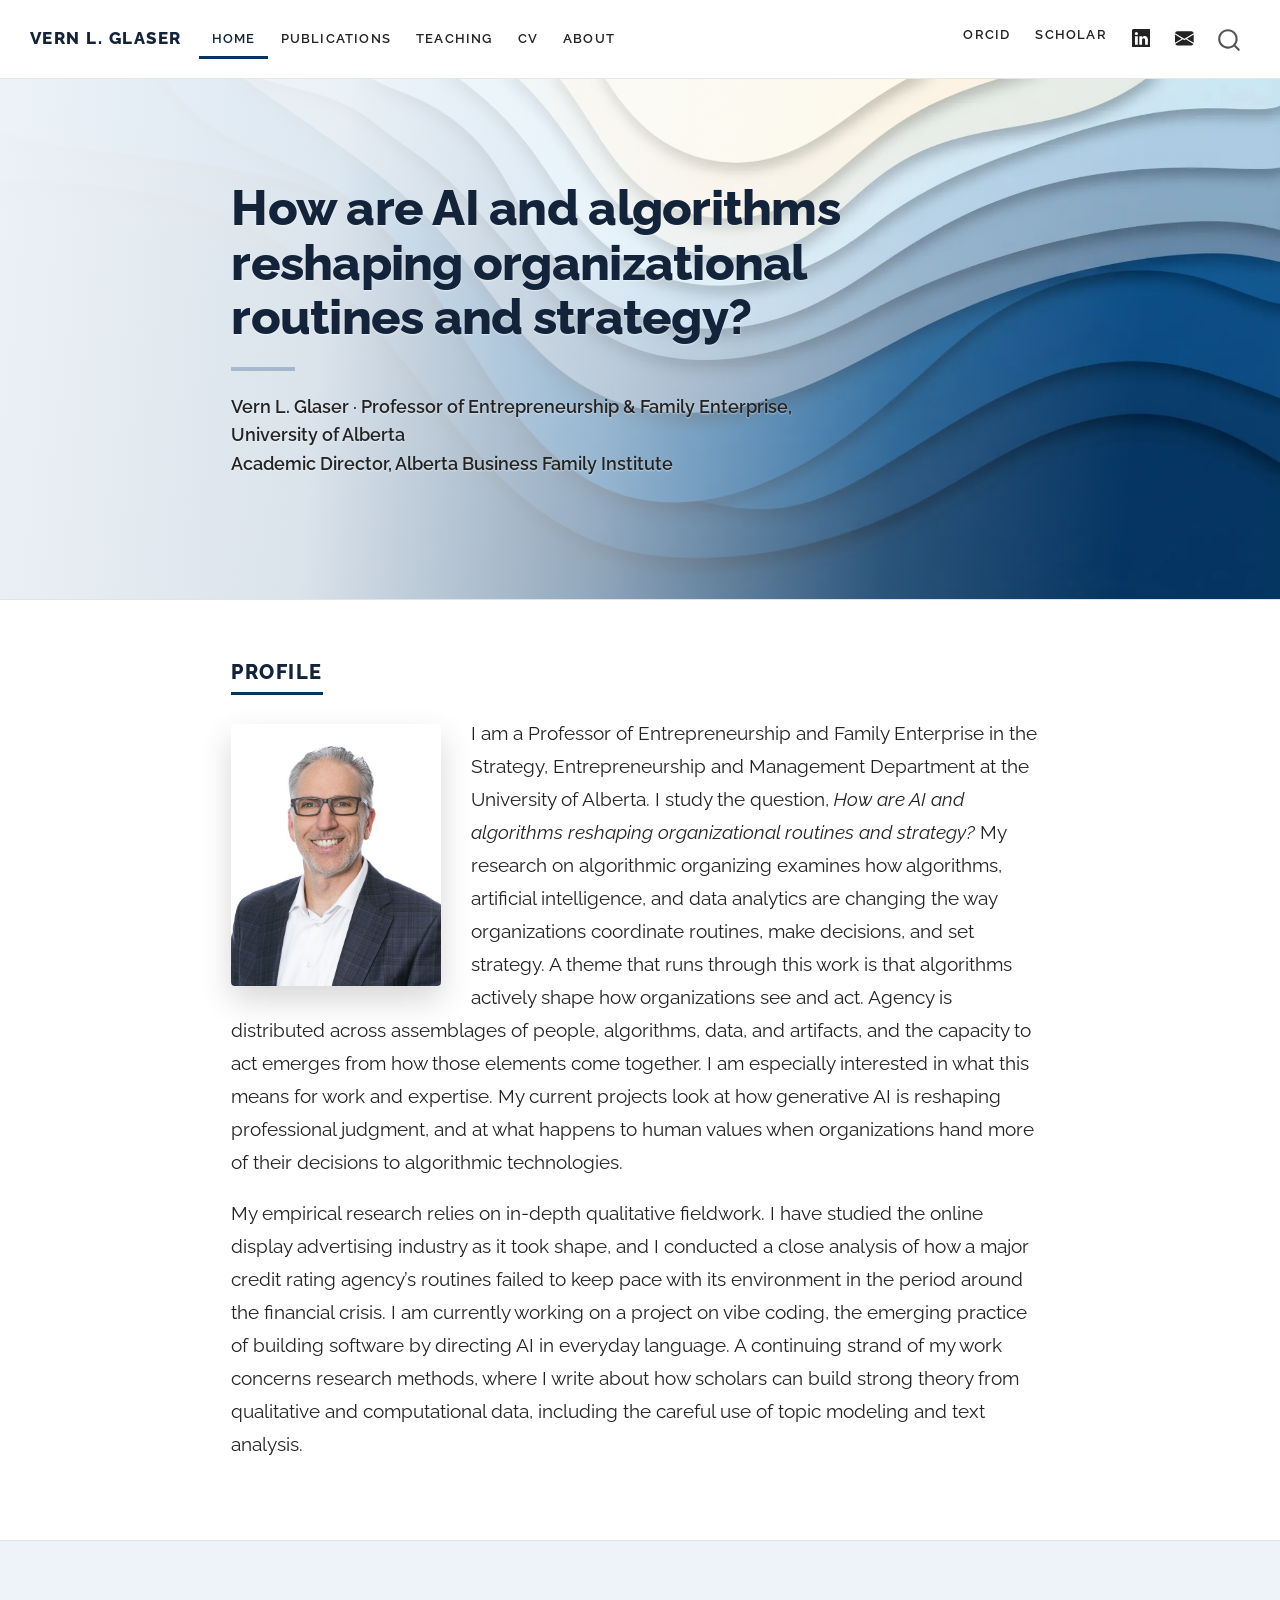
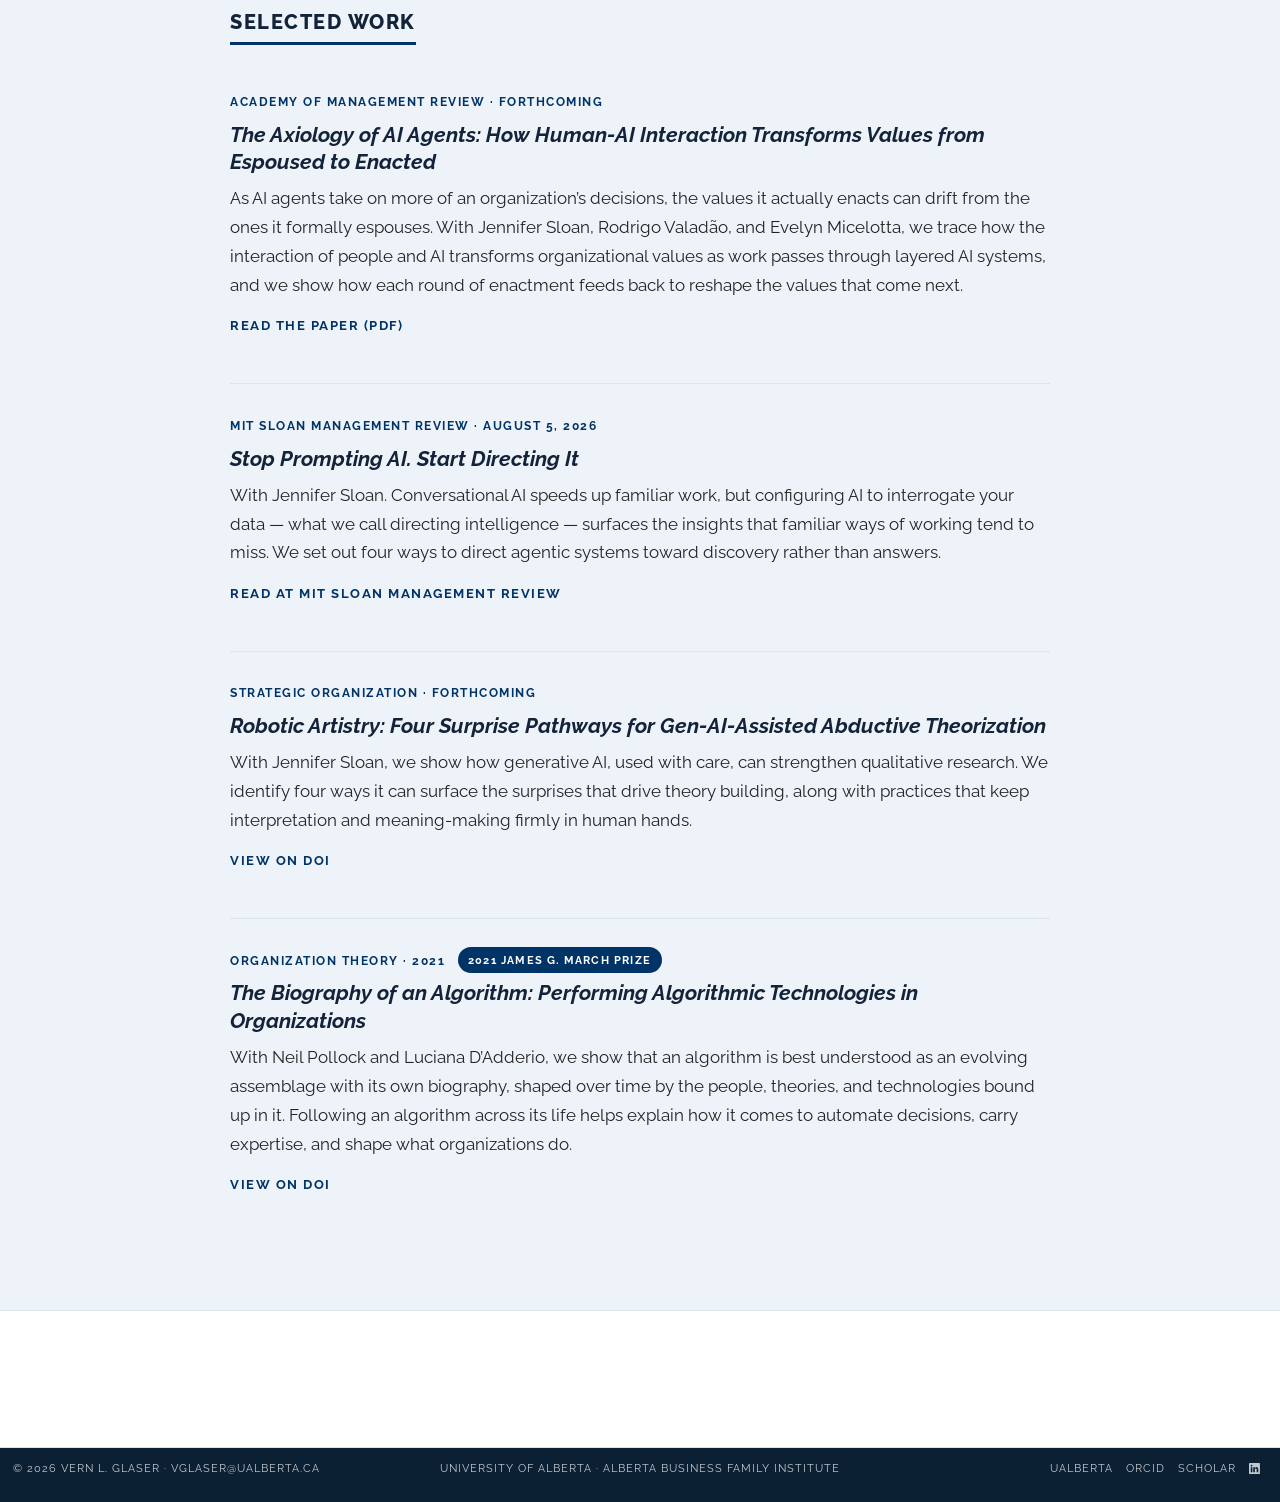
<file: index.html>
<!DOCTYPE html>
<html xmlns="http://www.w3.org/1999/xhtml" lang="en" xml:lang="en"><head>

<meta charset="utf-8">
<meta name="generator" content="quarto-1.10.19">

<meta name="viewport" content="width=device-width, initial-scale=1.0, user-scalable=yes">

<meta name="description" content="Professor of Entrepreneurship and Family Enterprise at the University of Alberta. My research on algorithmic organizing examines how AI, algorithms, and data analytics are reshaping the routines and strategies of organizations, and what this means for agency, expertise, and human values.">

<title>Vern L. Glaser</title>
<style>
/* Default styles provided by pandoc.
** See https://pandoc.org/MANUAL.html#variables-for-html for config info.
*/
span.smallcaps{font-variant: small-caps;}
div.columns{display: flex; gap: 1.5em;}
div.column{flex: auto;}
@media screen {
div.columns{gap: min(4vw, 1.5em);}
div.column{overflow-x: auto;}
}
div.hanging-indent{margin-left: 1.5em; text-indent: -1.5em;}
ul.task-list{list-style: none;}
ul.task-list li input[type="checkbox"] {
  width: 0.8em;
  margin: 0 0.8em 0.2em -1em; /* quarto-specific, see https://github.com/quarto-dev/quarto-cli/issues/4556 */ 
  vertical-align: middle;
}
</style>


<script src="site_libs/quarto-nav/quarto-nav.js"></script>
<script src="site_libs/clipboard/clipboard.min.js"></script>
<script src="site_libs/quarto-search/autocomplete.umd.js"></script>
<script src="site_libs/quarto-search/fuse.min.js"></script>
<script src="site_libs/quarto-search/quarto-search.js"></script>
<meta name="quarto:offset" content="./">
<script src="site_libs/quarto-html/quarto.js" type="module"></script>
<script src="site_libs/quarto-html/tabsets/tabsets.js" type="module"></script>
<script src="site_libs/quarto-html/popper.min.js"></script>
<script src="site_libs/quarto-html/tippy.umd.min.js"></script>
<link href="site_libs/quarto-html/tippy.css" rel="stylesheet">
<link href="site_libs/quarto-html/quarto-syntax-highlighting-bf27225e3a48a9273f3daa8f8e829971.css" rel="stylesheet" id="quarto-text-highlighting-styles">
<script src="site_libs/bootstrap/bootstrap.min.js"></script>
<link href="site_libs/bootstrap/bootstrap-icons.css" rel="stylesheet">
<link href="site_libs/bootstrap/bootstrap-3c152d3c9f64de1745188e40a682d784.min.css" rel="stylesheet" append-hash="true" id="quarto-bootstrap" data-mode="light">
<script id="quarto-search-options" type="application/json">{
  "location": "navbar",
  "copy-button": false,
  "collapse-after": 3,
  "panel-placement": "end",
  "type": "overlay",
  "limit": 50,
  "keyboard-shortcut": [
    "f",
    "/",
    "s"
  ],
  "show-item-context": false,
  "language": {
    "search-no-results-text": "No results",
    "search-matching-documents-text": "matching documents",
    "search-copy-link-title": "Copy link to search",
    "search-hide-matches-text": "Hide additional matches",
    "search-more-match-text": "more match in this document",
    "search-more-matches-text": "more matches in this document",
    "search-clear-button-title": "Clear",
    "search-text-placeholder": "",
    "search-detached-cancel-button-title": "Cancel",
    "search-submit-button-title": "Submit",
    "search-label": "Search"
  }
}</script>
<style>html{ scroll-behavior: smooth; }</style>
<!-- schema.org/Person JSON-LD — makes AI search engines (ChatGPT, Perplexity,
     Google AI Overviews) cite Vern by name. Edit here; this is the canonical source. -->
<script type="application/ld+json">
{
  "@context": "https://schema.org",
  "@type": "Person",
  "name": "Vern L. Glaser",
  "givenName": "Vern",
  "familyName": "Glaser",
  "jobTitle": "Professor of Entrepreneurship and Family Enterprise",
  "url": "https://vernglaser.com",
  "image": "https://vernglaser.com/assets/vern-glaser.jpg",
  "email": "mailto:vglaser@ualberta.ca",
  "worksFor": {
    "@type": "CollegeOrUniversity",
    "name": "University of Alberta",
    "department": "Alberta School of Business",
    "url": "https://www.ualberta.ca"
  },
  "affiliation": {
    "@type": "Organization",
    "name": "Alberta Business Family Institute",
    "url": "https://www.ualberta.ca/business/about/centres-and-institutes/alberta-business-family-institute"
  },
  "knowsAbout": [
    "Algorithmic organizing",
    "Artificial intelligence and organizations",
    "Cultural entrepreneurship",
    "Family enterprise",
    "Organizational routines",
    "Qualitative and computational text analysis"
  ],
  "alumniOf": [
    { "@type": "CollegeOrUniversity", "name": "University of Southern California" },
    { "@type": "CollegeOrUniversity", "name": "Duke University" },
    { "@type": "CollegeOrUniversity", "name": "University of California, Los Angeles" }
  ],
  "sameAs": [
    "https://apps.ualberta.ca/directory/person/vglaser",
    "https://orcid.org/0000-0002-3471-9086",
    "https://scholar.google.com/citations?user=R0dT55QAAAAJ",
    "https://www.linkedin.com/in/vern-glaser-6535601/"
  ]
}
</script>

<!-- Favicons: all declared here (not via _quarto.yml) so we control order + a ?v= cache-buster. SVG for modern browsers, PNG for Safari, apple-touch for iOS. Bump ?v= when the mark changes. -->
<link rel="icon" type="image/svg+xml" href="assets/favicon.svg?v=2">
<link rel="icon" type="image/png" sizes="32x32" href="assets/favicon-32.png?v=2">
<link rel="apple-touch-icon" sizes="180x180" href="assets/apple-touch-icon.png?v=2">

<!-- Google Scholar citation hint (page-level meta is added per-page by Quarto OG/Twitter cards) -->
<meta name="author" content="Vern L. Glaser">


<link rel="stylesheet" href="styles.css">
<meta property="og:title" content="Vern L. Glaser">
<meta property="og:description" content="Professor of Entrepreneurship and Family Enterprise at the University of Alberta. My research on algorithmic organizing examines how AI, algorithms, and data analytics are reshaping the routines and strategies of organizations, and what this means for agency, expertise, and human values.">
<meta property="og:image" content="https://vernglaser.com/assets/share-card.jpg">
<meta property="og:site_name" content="Vern L. Glaser">
<meta name="twitter:title" content="Vern L. Glaser">
<meta name="twitter:description" content="Professor of Entrepreneurship and Family Enterprise at the University of Alberta. My research on algorithmic organizing examines how AI, algorithms, and data analytics are reshaping the routines and strategies of organizations, and what this means for agency, expertise, and human values.">
<meta name="twitter:image" content="https://vernglaser.com/assets/share-card.jpg">
<meta name="twitter:card" content="summary_large_image">
<link rel="canonical" href="https://vernglaser.com/">
</head>

<body class="nav-fixed quarto-light">
<a class="skip-link" href="#quarto-document-content">Skip to main content</a>

<div id="quarto-search-results"></div>
  <header id="quarto-header" class="headroom fixed-top">
    <nav class="navbar navbar-expand-lg " data-bs-theme="dark">
      <div class="navbar-container container-fluid">
      <div class="navbar-brand-container mx-auto">
    <a class="navbar-brand" href="./index.html">
    <span class="navbar-title">Vern L. Glaser</span>
    </a>
  </div>
            <div id="quarto-search" class="" title="Search"></div>
          <button class="navbar-toggler" type="button" data-bs-toggle="collapse" data-bs-target="#navbarCollapse" aria-controls="navbarCollapse" role="menu" aria-expanded="false" aria-label="Toggle navigation" onclick="if (window.quartoToggleHeadroom) { window.quartoToggleHeadroom(); }">
  <span class="navbar-toggler-icon"></span>
</button>
          <div class="collapse navbar-collapse" id="navbarCollapse">
            <ul class="navbar-nav navbar-nav-scroll me-auto">
  <li class="nav-item">
    <a class="nav-link active" href="./index.html" aria-current="page"> 
<span class="menu-text">Home</span></a>
  </li>  
  <li class="nav-item">
    <a class="nav-link" href="./publications.html"> 
<span class="menu-text">Publications</span></a>
  </li>  
  <li class="nav-item">
    <a class="nav-link" href="./teaching.html"> 
<span class="menu-text">Teaching</span></a>
  </li>  
  <li class="nav-item">
    <a class="nav-link" href="./cv.html"> 
<span class="menu-text">CV</span></a>
  </li>  
  <li class="nav-item">
    <a class="nav-link" href="./about.html"> 
<span class="menu-text">About</span></a>
  </li>  
</ul>
            <ul class="navbar-nav navbar-nav-scroll ms-auto">
  <li class="nav-item">
    <a class="nav-link" href="https://orcid.org/0000-0002-3471-9086"> 
<span class="menu-text">ORCID</span></a>
  </li>  
  <li class="nav-item">
    <a class="nav-link" href="https://scholar.google.com/citations?user=R0dT55QAAAAJ"> 
<span class="menu-text">Scholar</span></a>
  </li>  
  <li class="nav-item compact">
    <a class="nav-link" href="https://www.linkedin.com/in/vern-glaser-6535601/"> <svg class="bi-svg" viewBox="0 0 300 300" width="1em" height="1em" fill="currentColor" role="img" aria-label="LinkedIn"><path d="M0 21Q0 13 6.5 6.5Q13 0 22 0H278Q287 0 293.5 6.5Q300 13 300 21V279Q300 287 293.5 293.5Q287 300 278 300H22Q13 300 6.5 293.5Q0 287 0 279ZM93 251V116H48V251ZM70 97Q82 97 89.0 90.5Q96 84 95.5 74.0Q95 64 88.5 57.0Q82 50 70.5 50.0Q59 50 52.0 57.0Q45 64 45.0 74.0Q45 84 52.0 90.5Q59 97 70 97ZM162 251V175Q162 168 164 164Q166 158 172.0 153.0Q178 148 187 148Q199 148 204.5 156.0Q210 164 210 179V251H255V173Q255 143 240.5 127.5Q226 112 203 112Q187 112 176 120Q168 125 162 135V116H117Q118 124 117 188V251Z"/></svg> 
<span class="menu-text"></span></a>
  </li>  
  <li class="nav-item compact">
    <a class="nav-link" href="mailto:vglaser@ualberta.ca"> <svg class="bi-svg" viewBox="0 0 300 300" width="1em" height="1em" fill="currentColor" role="img" aria-label="Email"><path d="M1 67Q4 54 14.0 45.5Q24 37 37 37H263Q276 37 286.0 45.5Q296 54 299 67L150 158ZM0 88V221L109 155ZM127 166 4 241Q8 251 17.5 257.0Q27 263 37 263H263Q273 263 282.5 257.0Q292 251 296 241L173 166L150 180ZM191 155 300 221V88Z"/></svg> 
<span class="menu-text"></span></a>
  </li>  
</ul>
          </div> <!-- /navcollapse -->
            <div class="quarto-navbar-tools">
</div>
      </div> <!-- /container-fluid -->
    </nav>
</header>
<!-- content -->
<div id="quarto-content" class="quarto-container page-columns page-rows-contents page-layout-full page-navbar">
<!-- sidebar -->
<!-- margin-sidebar -->
    
<!-- main -->
<main class="content column-page" id="quarto-document-content"><section class="profile-hero" style="background-image:url('assets/banner-home.webp')">
  <div class="profile-hero__inner">
    <div class="hero__text">
      <h1 class="hero__question">How are AI and algorithms reshaping organizational routines and strategy?</h1>
      <hr class="hero__rule">
      <p class="hero__title">Vern L. Glaser · Professor of Entrepreneurship &amp; Family Enterprise, University of Alberta<br>Academic Director, Alberta Business Family Institute</p>
    </div>
  </div>
</section>
<section id="profile" class="level2">
<h2 data-anchor-id="profile">Profile</h2>
<div class="profile-bio">
<img class="profile-photo" src="assets/vern-glaser.jpg" alt="Vern L. Glaser">
<p>I am a Professor of Entrepreneurship and Family Enterprise in the Strategy, Entrepreneurship and Management Department at the University of Alberta. I study the question, <em>How are AI and algorithms reshaping organizational routines and strategy?</em> My research on algorithmic organizing examines how algorithms, artificial intelligence, and data analytics are changing the way organizations coordinate routines, make decisions, and set strategy. A theme that runs through this work is that algorithms actively shape how organizations see and act. Agency is distributed across assemblages of people, algorithms, data, and artifacts, and the capacity to act emerges from how those elements come together. I am especially interested in what this means for work and expertise. My current projects look at how generative AI is reshaping professional judgment, and at what happens to human values when organizations hand more of their decisions to algorithmic technologies.</p>
<p>My empirical research relies on in-depth qualitative fieldwork. I have studied the online display advertising industry as it took shape, and I conducted a close analysis of how a major credit rating agency’s routines failed to keep pace with its environment in the period around the financial crisis. I am currently working on a project on vibe coding, the emerging practice of building software by directing AI in everyday language. A continuing strand of my work concerns research methods, where I write about how scholars can build strong theory from qualitative and computational data, including the careful use of topic modeling and text analysis.</p>
</div>
</section>
<section id="selected-work" class="level2 band--wash">
<h2 data-anchor-id="selected-work">Selected Work</h2>
<div class="replist">
<div class="repitem">
<span class="repitem__venue">Academy of Management Review · Forthcoming</span>
<div class="repitem__title">
<em>The Axiology of AI Agents: How Human-AI Interaction Transforms Values from Espoused to Enacted</em>
</div>
<p class="repitem__why">
As AI agents take on more of an organization’s decisions, the values it actually enacts can drift from the ones it formally espouses. With Jennifer Sloan, Rodrigo Valadão, and Evelyn Micelotta, we trace how the interaction of people and AI transforms organizational values as work passes through layered AI systems, and we show how each round of enactment feeds back to reshape the values that come next.
</p>
<p><a class="repitem__link pub-doi" href="assets/papers/Glaser-et-al-Axiology-of-AI-Agents-AMR-accepted.pdf">Read the paper (PDF)</a></p>
</div>
<div class="repitem">
<span class="repitem__venue">MIT Sloan Management Review · August 5, 2026</span>
<div class="repitem__title">
<em>Stop Prompting AI. Start Directing It</em>
</div>
<p class="repitem__why">
With Jennifer Sloan. Conversational AI speeds up familiar work, but configuring AI to interrogate your data — what we call directing intelligence — surfaces the insights that familiar ways of working tend to miss. We set out four ways to direct agentic systems toward discovery rather than answers.
</p>
<p><a class="repitem__link pub-doi" href="https://sloanreview.mit.edu/article/stop-prompting-ai-start-directing-it/">Read at MIT Sloan Management Review</a></p>
</div>
<div class="repitem">
<span class="repitem__venue">Strategic Organization · Forthcoming</span>
<div class="repitem__title">
<em>Robotic Artistry: Four Surprise Pathways for Gen-AI-Assisted Abductive Theorization</em>
</div>
<p class="repitem__why">
With Jennifer Sloan, we show how generative AI, used with care, can strengthen qualitative research. We identify four ways it can surface the surprises that drive theory building, along with practices that keep interpretation and meaning-making firmly in human hands.
</p>
<p><a class="repitem__link pub-doi" href="https://doi.org/10.1177/14761270261448648">View on DOI</a></p>
</div>
<div class="repitem">
<span class="repitem__venue">Organization Theory · 2021</span> <span class="chip-prize">2021 James G. March Prize</span>
<div class="repitem__title">
<em>The Biography of an Algorithm: Performing Algorithmic Technologies in Organizations</em>
</div>
<p class="repitem__why">
With Neil Pollock and Luciana D’Adderio, we show that an algorithm is best understood as an evolving assemblage with its own biography, shaped over time by the people, theories, and technologies bound up in it. Following an algorithm across its life helps explain how it comes to automate decisions, carry expertise, and shape what organizations do.
</p>
<p><a class="repitem__link pub-doi" href="https://doi.org/10.1177/26317877211004609">View on DOI</a></p>
</div>
</div>
</section>



</main> <!-- /main -->
<script id="quarto-html-after-body" type="application/javascript">
  window.document.addEventListener("DOMContentLoaded", function (event) {
    const isCodeAnnotation = (el) => {
      for (const clz of el.classList) {
        if (clz.startsWith('code-annotation-')) {                     
          return true;
        }
      }
      return false;
    }
    const onCopySuccess = function(e) {
      // button target
      const button = e.trigger;
      // don't keep focus
      button.blur();
      // flash "checked"
      button.classList.add('code-copy-button-checked');
      var currentTitle = button.getAttribute("title");
      button.setAttribute("title", "Copied!");
      let tooltip;
      if (window.bootstrap) {
        button.setAttribute("data-bs-toggle", "tooltip");
        button.setAttribute("data-bs-placement", "left");
        button.setAttribute("data-bs-title", "Copied!");
        tooltip = new bootstrap.Tooltip(button, 
          { trigger: "manual", 
            customClass: "code-copy-button-tooltip",
            offset: [0, -8]});
        tooltip.show();    
      }
      setTimeout(function() {
        if (tooltip) {
          tooltip.hide();
          button.removeAttribute("data-bs-title");
          button.removeAttribute("data-bs-toggle");
          button.removeAttribute("data-bs-placement");
        }
        button.setAttribute("title", currentTitle);
        button.classList.remove('code-copy-button-checked');
      }, 1000);
      // clear code selection
      e.clearSelection();
    }
    const getTextToCopy = function(trigger) {
      const outerScaffold = trigger.parentElement.cloneNode(true);
      const codeEl = outerScaffold.querySelector('code');
      for (const childEl of codeEl.children) {
        if (isCodeAnnotation(childEl)) {
          childEl.remove();
        }
      }
      return codeEl.innerText;
    }
    const clipboard = new window.ClipboardJS('.code-copy-button:not([data-in-quarto-modal])', {
      text: getTextToCopy
    });
    clipboard.on('success', onCopySuccess);
    if (window.document.getElementById('quarto-embedded-source-code-modal')) {
      const clipboardModal = new window.ClipboardJS('.code-copy-button[data-in-quarto-modal]', {
        text: getTextToCopy,
        container: window.document.getElementById('quarto-embedded-source-code-modal')
      });
      clipboardModal.on('success', onCopySuccess);
    }
      var localhostRegex = new RegExp(/^(?:http|https):\/\/localhost\:?[0-9]*\//);
      var mailtoRegex = new RegExp(/^mailto:/);
        var filterRegex = new RegExp("https:\/\/vernglaser\.com");
      var isInternal = (href) => {
          return filterRegex.test(href) || localhostRegex.test(href) || mailtoRegex.test(href);
      }
      // Inspect non-navigation links and adorn them if external
     var links = window.document.querySelectorAll('a[href]:not(.nav-link):not(.navbar-brand):not(.toc-action):not(.sidebar-link):not(.sidebar-item-toggle):not(.pagination-link):not(.no-external):not([aria-hidden]):not(.dropdown-item):not(.quarto-navigation-tool):not(.about-link)');
      for (var i=0; i<links.length; i++) {
        const link = links[i];
        if (!isInternal(link.href)) {
          // undo the damage that might have been done by quarto-nav.js in the case of
          // links that we want to consider external
          if (link.dataset.originalHref !== undefined) {
            link.href = link.dataset.originalHref;
          }
            // target, if specified
            link.setAttribute("target", "_blank");
            if (link.getAttribute("rel") === null) {
              link.setAttribute("rel", "noopener");
            }
        }
      }
    function tippyHover(el, contentFn, onTriggerFn, onUntriggerFn) {
      const config = {
        allowHTML: true,
        maxWidth: 500,
        delay: 100,
        arrow: false,
        appendTo: function(el) {
            return el.parentElement;
        },
        interactive: true,
        interactiveBorder: 10,
        theme: 'quarto',
        placement: 'bottom-start',
      };
      if (contentFn) {
        config.content = contentFn;
      }
      if (onTriggerFn) {
        config.onTrigger = onTriggerFn;
      }
      if (onUntriggerFn) {
        config.onUntrigger = onUntriggerFn;
      }
      window.tippy(el, config); 
    }
    const noterefs = window.document.querySelectorAll('a[role="doc-noteref"]');
    for (var i=0; i<noterefs.length; i++) {
      const ref = noterefs[i];
      tippyHover(ref, function() {
        // use id or data attribute instead here
        let href = ref.getAttribute('data-footnote-href') || ref.getAttribute('href');
        try { href = new URL(href).hash; } catch {}
        const id = href.replace(/^#\/?/, "");
        const note = window.document.getElementById(id);
        if (note) {
          return note.innerHTML;
        } else {
          return "";
        }
      });
    }
    const xrefs = window.document.querySelectorAll('a.quarto-xref');
    const processXRef = (id, note) => {
      // Strip column container classes
      const stripColumnClz = (el) => {
        el.classList.remove("page-full", "page-columns");
        if (el.children) {
          for (const child of el.children) {
            stripColumnClz(child);
          }
        }
      }
      stripColumnClz(note)
      if (id === null || id.startsWith('sec-')) {
        // Special case sections, only their first couple elements
        const container = document.createElement("div");
        if (note.children && note.children.length > 2) {
          container.appendChild(note.children[0].cloneNode(true));
          for (let i = 1; i < note.children.length; i++) {
            const child = note.children[i];
            if (child.tagName === "P" && child.innerText === "") {
              continue;
            } else {
              container.appendChild(child.cloneNode(true));
              break;
            }
          }
          if (window.Quarto?.typesetMath) {
            window.Quarto.typesetMath(container);
          }
          return container.innerHTML
        } else {
          if (window.Quarto?.typesetMath) {
            window.Quarto.typesetMath(note);
          }
          return note.innerHTML;
        }
      } else {
        // Remove any anchor links if they are present
        const anchorLink = note.querySelector('a.anchorjs-link');
        if (anchorLink) {
          anchorLink.remove();
        }
        if (window.Quarto?.typesetMath) {
          window.Quarto.typesetMath(note);
        }
        if (note.classList.contains("callout")) {
          return note.outerHTML;
        } else {
          return note.innerHTML;
        }
      }
    }
    for (var i=0; i<xrefs.length; i++) {
      const xref = xrefs[i];
      tippyHover(xref, undefined, function(instance) {
        instance.disable();
        let url = xref.getAttribute('href');
        let hash = undefined; 
        if (url.startsWith('#')) {
          hash = url;
        } else {
          try { hash = new URL(url).hash; } catch {}
        }
        if (hash) {
          const id = hash.replace(/^#\/?/, "");
          const note = window.document.getElementById(id);
          if (note !== null) {
            try {
              const html = processXRef(id, note.cloneNode(true));
              instance.setContent(html);
            } finally {
              instance.enable();
              instance.show();
            }
          } else {
            // See if we can fetch this
            fetch(url.split('#')[0])
            .then(res => res.text())
            .then(html => {
              const parser = new DOMParser();
              const htmlDoc = parser.parseFromString(html, "text/html");
              const note = htmlDoc.getElementById(id);
              if (note !== null) {
                const html = processXRef(id, note);
                instance.setContent(html);
              } 
            }).finally(() => {
              instance.enable();
              instance.show();
            });
          }
        } else {
          // See if we can fetch a full url (with no hash to target)
          // This is a special case and we should probably do some content thinning / targeting
          fetch(url)
          .then(res => res.text())
          .then(html => {
            const parser = new DOMParser();
            const htmlDoc = parser.parseFromString(html, "text/html");
            const note = htmlDoc.querySelector('main.content');
            if (note !== null) {
              // This should only happen for chapter cross references
              // (since there is no id in the URL)
              // remove the first header
              if (note.children.length > 0 && note.children[0].tagName === "HEADER") {
                note.children[0].remove();
              }
              const html = processXRef(null, note);
              instance.setContent(html);
            } 
          }).finally(() => {
            instance.enable();
            instance.show();
          });
        }
      }, function(instance) {
      });
    }
        let selectedAnnoteEl;
        const selectorForAnnotation = ( cell, annotation) => {
          let cellAttr = 'data-code-cell="' + cell + '"';
          let lineAttr = 'data-code-annotation="' +  annotation + '"';
          const selector = 'span[' + cellAttr + '][' + lineAttr + ']';
          return selector;
        }
        const selectCodeLines = (annoteEl) => {
          const doc = window.document;
          const targetCell = annoteEl.getAttribute("data-target-cell");
          const targetAnnotation = annoteEl.getAttribute("data-target-annotation");
          const annoteSpan = window.document.querySelector(selectorForAnnotation(targetCell, targetAnnotation));
          const lines = annoteSpan.getAttribute("data-code-lines").split(",");
          const lineIds = lines.map((line) => {
            return targetCell + "-" + line;
          })
          let top = null;
          let height = null;
          let parent = null;
          if (lineIds.length > 0) {
              //compute the position of the single el (top and bottom and make a div)
              const el = window.document.getElementById(lineIds[0]);
              top = el.offsetTop;
              height = el.offsetHeight;
              parent = el.parentElement.parentElement;
            if (lineIds.length > 1) {
              const lastEl = window.document.getElementById(lineIds[lineIds.length - 1]);
              const bottom = lastEl.offsetTop + lastEl.offsetHeight;
              height = bottom - top;
            }
            if (top !== null && height !== null && parent !== null) {
              // cook up a div (if necessary) and position it 
              let div = window.document.getElementById("code-annotation-line-highlight");
              if (div === null) {
                div = window.document.createElement("div");
                div.setAttribute("id", "code-annotation-line-highlight");
                div.style.position = 'absolute';
                parent.appendChild(div);
              }
              div.style.top = top - 2 + "px";
              div.style.height = height + 4 + "px";
              div.style.left = 0;
              let gutterDiv = window.document.getElementById("code-annotation-line-highlight-gutter");
              if (gutterDiv === null) {
                gutterDiv = window.document.createElement("div");
                gutterDiv.setAttribute("id", "code-annotation-line-highlight-gutter");
                gutterDiv.style.position = 'absolute';
                const codeCell = window.document.getElementById(targetCell);
                const gutter = codeCell.querySelector('.code-annotation-gutter');
                gutter.appendChild(gutterDiv);
              }
              gutterDiv.style.top = top - 2 + "px";
              gutterDiv.style.height = height + 4 + "px";
            }
            selectedAnnoteEl = annoteEl;
          }
        };
        const unselectCodeLines = () => {
          const elementsIds = ["code-annotation-line-highlight", "code-annotation-line-highlight-gutter"];
          elementsIds.forEach((elId) => {
            const div = window.document.getElementById(elId);
            if (div) {
              div.remove();
            }
          });
          selectedAnnoteEl = undefined;
        };
          // Handle positioning of the toggle
      window.addEventListener(
        "resize",
        throttle(() => {
          elRect = undefined;
          if (selectedAnnoteEl) {
            selectCodeLines(selectedAnnoteEl);
          }
        }, 10)
      );
      function throttle(fn, ms) {
      let throttle = false;
      let timer;
        return (...args) => {
          if(!throttle) { // first call gets through
              fn.apply(this, args);
              throttle = true;
          } else { // all the others get throttled
              if(timer) clearTimeout(timer); // cancel #2
              timer = setTimeout(() => {
                fn.apply(this, args);
                timer = throttle = false;
              }, ms);
          }
        };
      }
        // Attach click handler to the DT
        const annoteDls = window.document.querySelectorAll('dt[data-target-cell]');
        for (const annoteDlNode of annoteDls) {
          annoteDlNode.addEventListener('click', (event) => {
            const clickedEl = event.target;
            if (clickedEl !== selectedAnnoteEl) {
              unselectCodeLines();
              const activeEl = window.document.querySelector('dt[data-target-cell].code-annotation-active');
              if (activeEl) {
                activeEl.classList.remove('code-annotation-active');
              }
              selectCodeLines(clickedEl);
              clickedEl.classList.add('code-annotation-active');
            } else {
              // Unselect the line
              unselectCodeLines();
              clickedEl.classList.remove('code-annotation-active');
            }
          });
        }
    const findCites = (el) => {
      const parentEl = el.parentElement;
      if (parentEl) {
        const cites = parentEl.dataset.cites;
        if (cites) {
          return {
            el,
            cites: cites.split(' ')
          };
        } else {
          return findCites(el.parentElement)
        }
      } else {
        return undefined;
      }
    };
    var bibliorefs = window.document.querySelectorAll('a[role="doc-biblioref"]');
    for (var i=0; i<bibliorefs.length; i++) {
      const ref = bibliorefs[i];
      const citeInfo = findCites(ref);
      if (citeInfo) {
        tippyHover(citeInfo.el, function() {
          var popup = window.document.createElement('div');
          citeInfo.cites.forEach(function(cite) {
            var citeDiv = window.document.createElement('div');
            citeDiv.classList.add('hanging-indent');
            citeDiv.classList.add('csl-entry');
            var biblioDiv = window.document.getElementById('ref-' + cite);
            if (biblioDiv) {
              citeDiv.innerHTML = biblioDiv.innerHTML;
            }
            popup.appendChild(citeDiv);
          });
          return popup.innerHTML;
        });
      }
    }
  });
  </script>
</div> <!-- /content -->
<footer class="footer">
  <div class="nav-footer">
    <div class="nav-footer-left">
<p>© 2026 Vern L. Glaser · vglaser@ualberta.ca</p>
</div>   
    <div class="nav-footer-center">
<p>University of Alberta · Alberta Business Family Institute</p>
</div>
    <div class="nav-footer-right">
      <ul class="footer-items list-unstyled">
    <li class="nav-item">
    <a class="nav-link" href="https://apps.ualberta.ca/directory/person/vglaser">
<p>UAlberta</p>
</a>
  </li>  
    <li class="nav-item">
    <a class="nav-link" href="https://orcid.org/0000-0002-3471-9086">
<p>ORCID</p>
</a>
  </li>  
    <li class="nav-item">
    <a class="nav-link" href="https://scholar.google.com/citations?user=R0dT55QAAAAJ">
<p>Scholar</p>
</a>
  </li>  
    <li class="nav-item compact">
    <a class="nav-link" href="https://www.linkedin.com/in/vern-glaser-6535601/">
      <svg class="bi-svg" viewBox="0 0 300 300" width="1em" height="1em" fill="currentColor" role="img" aria-label="LinkedIn"><path d="M0 21Q0 13 6.5 6.5Q13 0 22 0H278Q287 0 293.5 6.5Q300 13 300 21V279Q300 287 293.5 293.5Q287 300 278 300H22Q13 300 6.5 293.5Q0 287 0 279ZM93 251V116H48V251ZM70 97Q82 97 89.0 90.5Q96 84 95.5 74.0Q95 64 88.5 57.0Q82 50 70.5 50.0Q59 50 52.0 57.0Q45 64 45.0 74.0Q45 84 52.0 90.5Q59 97 70 97ZM162 251V175Q162 168 164 164Q166 158 172.0 153.0Q178 148 187 148Q199 148 204.5 156.0Q210 164 210 179V251H255V173Q255 143 240.5 127.5Q226 112 203 112Q187 112 176 120Q168 125 162 135V116H117Q118 124 117 188V251Z"/></svg> 
    </a>
  </li>  
</ul>
    </div>
  </div>
</footer>




<script src="site_libs/quarto-html/zenscroll-min.js"></script>
</body></html>
</file>
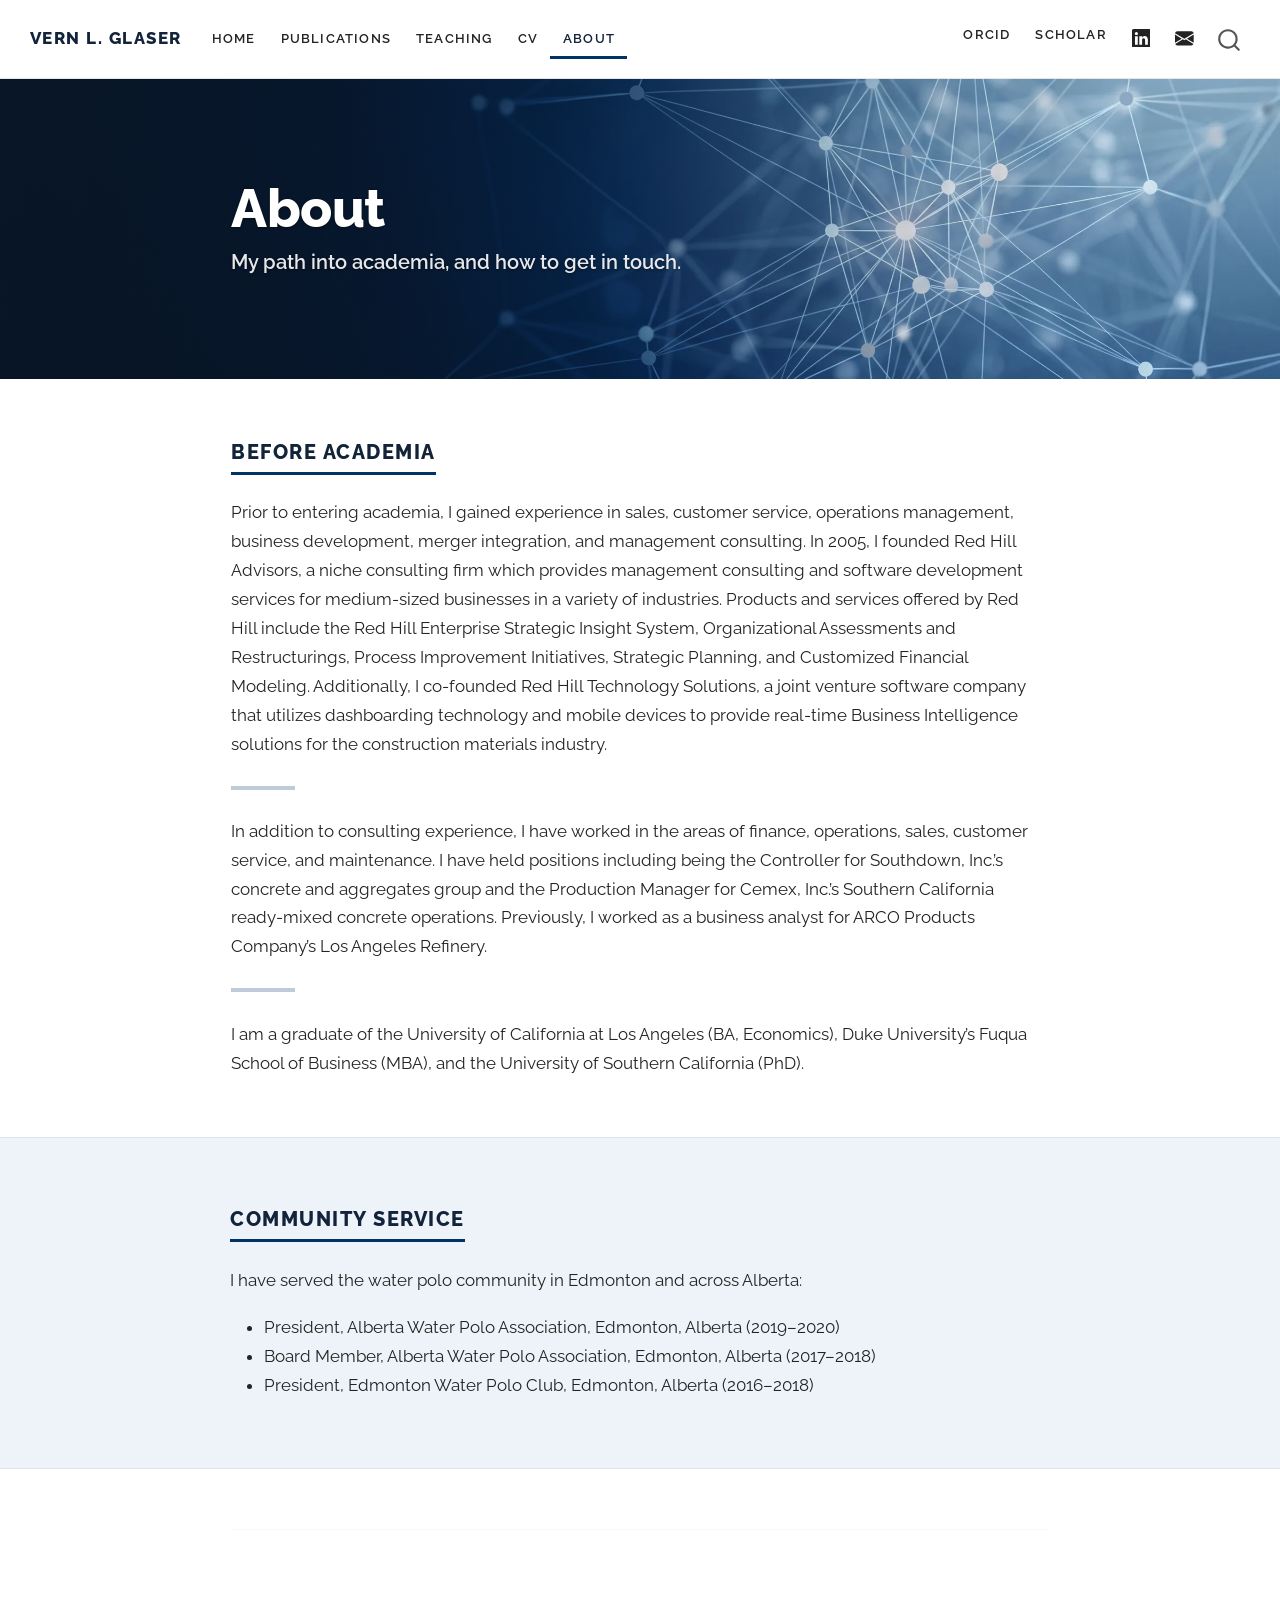
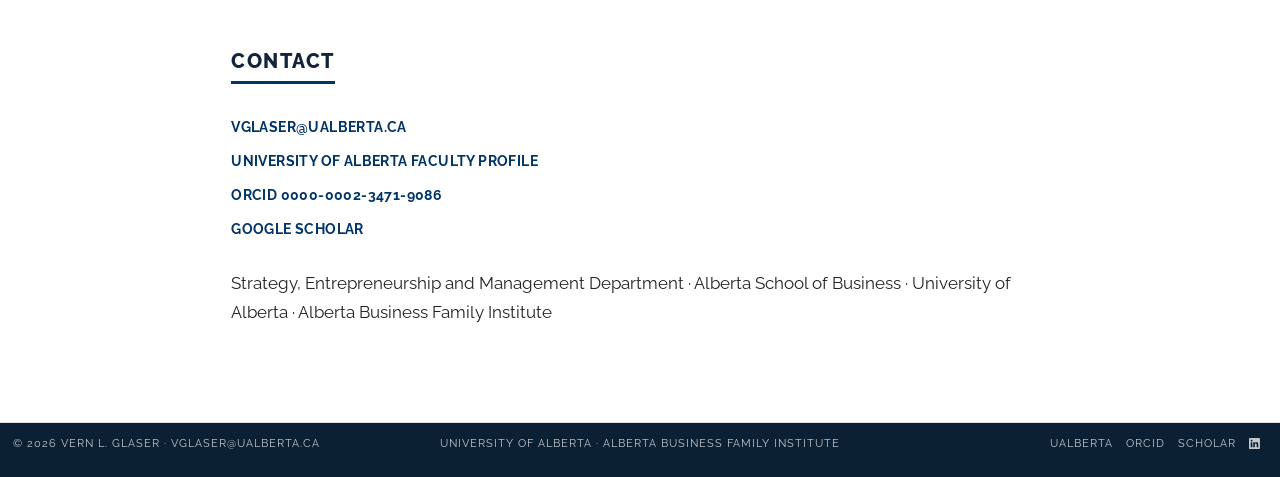
<file: about.html>
<!DOCTYPE html>
<html xmlns="http://www.w3.org/1999/xhtml" lang="en" xml:lang="en"><head>

<meta charset="utf-8">
<meta name="generator" content="quarto-1.10.19">

<meta name="viewport" content="width=device-width, initial-scale=1.0, user-scalable=yes">

<meta name="description" content="Before academia, Vern Glaser spent two decades in industry — sales, operations, merger integration, and management consulting — and founded Red Hill Advisors. A note on that path, his education, and community service.">

<title>About – Vern L. Glaser</title>
<style>
/* Default styles provided by pandoc.
** See https://pandoc.org/MANUAL.html#variables-for-html for config info.
*/
span.smallcaps{font-variant: small-caps;}
div.columns{display: flex; gap: 1.5em;}
div.column{flex: auto;}
@media screen {
div.columns{gap: min(4vw, 1.5em);}
div.column{overflow-x: auto;}
}
div.hanging-indent{margin-left: 1.5em; text-indent: -1.5em;}
ul.task-list{list-style: none;}
ul.task-list li input[type="checkbox"] {
  width: 0.8em;
  margin: 0 0.8em 0.2em -1em; /* quarto-specific, see https://github.com/quarto-dev/quarto-cli/issues/4556 */ 
  vertical-align: middle;
}
</style>


<script src="site_libs/quarto-nav/quarto-nav.js"></script>
<script src="site_libs/clipboard/clipboard.min.js"></script>
<script src="site_libs/quarto-search/autocomplete.umd.js"></script>
<script src="site_libs/quarto-search/fuse.min.js"></script>
<script src="site_libs/quarto-search/quarto-search.js"></script>
<meta name="quarto:offset" content="./">
<script src="site_libs/quarto-html/quarto.js" type="module"></script>
<script src="site_libs/quarto-html/tabsets/tabsets.js" type="module"></script>
<script src="site_libs/quarto-html/popper.min.js"></script>
<script src="site_libs/quarto-html/tippy.umd.min.js"></script>
<link href="site_libs/quarto-html/tippy.css" rel="stylesheet">
<link href="site_libs/quarto-html/quarto-syntax-highlighting-bf27225e3a48a9273f3daa8f8e829971.css" rel="stylesheet" id="quarto-text-highlighting-styles">
<script src="site_libs/bootstrap/bootstrap.min.js"></script>
<link href="site_libs/bootstrap/bootstrap-icons.css" rel="stylesheet">
<link href="site_libs/bootstrap/bootstrap-3c152d3c9f64de1745188e40a682d784.min.css" rel="stylesheet" append-hash="true" id="quarto-bootstrap" data-mode="light">
<script id="quarto-search-options" type="application/json">{
  "location": "navbar",
  "copy-button": false,
  "collapse-after": 3,
  "panel-placement": "end",
  "type": "overlay",
  "limit": 50,
  "keyboard-shortcut": [
    "f",
    "/",
    "s"
  ],
  "show-item-context": false,
  "language": {
    "search-no-results-text": "No results",
    "search-matching-documents-text": "matching documents",
    "search-copy-link-title": "Copy link to search",
    "search-hide-matches-text": "Hide additional matches",
    "search-more-match-text": "more match in this document",
    "search-more-matches-text": "more matches in this document",
    "search-clear-button-title": "Clear",
    "search-text-placeholder": "",
    "search-detached-cancel-button-title": "Cancel",
    "search-submit-button-title": "Submit",
    "search-label": "Search"
  }
}</script>
<style>html{ scroll-behavior: smooth; }</style>
<!-- schema.org/Person JSON-LD — makes AI search engines (ChatGPT, Perplexity,
     Google AI Overviews) cite Vern by name. Edit here; this is the canonical source. -->
<script type="application/ld+json">
{
  "@context": "https://schema.org",
  "@type": "Person",
  "name": "Vern L. Glaser",
  "givenName": "Vern",
  "familyName": "Glaser",
  "jobTitle": "Professor of Entrepreneurship and Family Enterprise",
  "url": "https://vernglaser.com",
  "image": "https://vernglaser.com/assets/vern-glaser.jpg",
  "email": "mailto:vglaser@ualberta.ca",
  "worksFor": {
    "@type": "CollegeOrUniversity",
    "name": "University of Alberta",
    "department": "Alberta School of Business",
    "url": "https://www.ualberta.ca"
  },
  "affiliation": {
    "@type": "Organization",
    "name": "Alberta Business Family Institute",
    "url": "https://www.ualberta.ca/business/about/centres-and-institutes/alberta-business-family-institute"
  },
  "knowsAbout": [
    "Algorithmic organizing",
    "Artificial intelligence and organizations",
    "Cultural entrepreneurship",
    "Family enterprise",
    "Organizational routines",
    "Qualitative and computational text analysis"
  ],
  "alumniOf": [
    { "@type": "CollegeOrUniversity", "name": "University of Southern California" },
    { "@type": "CollegeOrUniversity", "name": "Duke University" },
    { "@type": "CollegeOrUniversity", "name": "University of California, Los Angeles" }
  ],
  "sameAs": [
    "https://apps.ualberta.ca/directory/person/vglaser",
    "https://orcid.org/0000-0002-3471-9086",
    "https://scholar.google.com/citations?user=R0dT55QAAAAJ",
    "https://www.linkedin.com/in/vern-glaser-6535601/"
  ]
}
</script>

<!-- Favicons: all declared here (not via _quarto.yml) so we control order + a ?v= cache-buster. SVG for modern browsers, PNG for Safari, apple-touch for iOS. Bump ?v= when the mark changes. -->
<link rel="icon" type="image/svg+xml" href="assets/favicon.svg?v=2">
<link rel="icon" type="image/png" sizes="32x32" href="assets/favicon-32.png?v=2">
<link rel="apple-touch-icon" sizes="180x180" href="assets/apple-touch-icon.png?v=2">

<!-- Google Scholar citation hint (page-level meta is added per-page by Quarto OG/Twitter cards) -->
<meta name="author" content="Vern L. Glaser">


<link rel="stylesheet" href="styles.css">
<meta property="og:title" content="About – Vern L. Glaser">
<meta property="og:description" content="Before academia, Vern Glaser spent two decades in industry — sales, operations, merger integration, and management consulting — and founded Red Hill Advisors. A note on that path, his education, and community service.">
<meta property="og:image" content="https://vernglaser.com/assets/share-card.jpg">
<meta property="og:site_name" content="Vern L. Glaser">
<meta property="og:image:alt" content="Vern L. Glaser: How are AI and algorithms reshaping organizational routines and strategy?">
<meta name="twitter:title" content="About – Vern L. Glaser">
<meta name="twitter:description" content="Before academia, Vern Glaser spent two decades in industry — sales, operations, merger integration, and management consulting — and founded Red Hill Advisors. A note on that path, his education, and community service.">
<meta name="twitter:image" content="https://vernglaser.com/assets/share-card.jpg">
<meta name="twitter:card" content="summary_large_image">
<meta name="twitter:image:alt" content="Vern L. Glaser: How are AI and algorithms reshaping organizational routines and strategy?">
<link rel="canonical" href="https://vernglaser.com/about.html">
</head>

<body class="nav-fixed quarto-light">
<a class="skip-link" href="#quarto-document-content">Skip to main content</a>

<div id="quarto-search-results"></div>
  <header id="quarto-header" class="headroom fixed-top">
    <nav class="navbar navbar-expand-lg " data-bs-theme="dark">
      <div class="navbar-container container-fluid">
      <div class="navbar-brand-container mx-auto">
    <a class="navbar-brand" href="./index.html">
    <span class="navbar-title">Vern L. Glaser</span>
    </a>
  </div>
            <div id="quarto-search" class="" title="Search"></div>
          <button class="navbar-toggler" type="button" data-bs-toggle="collapse" data-bs-target="#navbarCollapse" aria-controls="navbarCollapse" role="menu" aria-expanded="false" aria-label="Toggle navigation" onclick="if (window.quartoToggleHeadroom) { window.quartoToggleHeadroom(); }">
  <span class="navbar-toggler-icon"></span>
</button>
          <div class="collapse navbar-collapse" id="navbarCollapse">
            <ul class="navbar-nav navbar-nav-scroll me-auto">
  <li class="nav-item">
    <a class="nav-link" href="./index.html"> 
<span class="menu-text">Home</span></a>
  </li>  
  <li class="nav-item">
    <a class="nav-link" href="./publications.html"> 
<span class="menu-text">Publications</span></a>
  </li>  
  <li class="nav-item">
    <a class="nav-link" href="./teaching.html"> 
<span class="menu-text">Teaching</span></a>
  </li>  
  <li class="nav-item">
    <a class="nav-link" href="./cv.html"> 
<span class="menu-text">CV</span></a>
  </li>  
  <li class="nav-item">
    <a class="nav-link active" href="./about.html" aria-current="page"> 
<span class="menu-text">About</span></a>
  </li>  
</ul>
            <ul class="navbar-nav navbar-nav-scroll ms-auto">
  <li class="nav-item">
    <a class="nav-link" href="https://orcid.org/0000-0002-3471-9086"> 
<span class="menu-text">ORCID</span></a>
  </li>  
  <li class="nav-item">
    <a class="nav-link" href="https://scholar.google.com/citations?user=R0dT55QAAAAJ"> 
<span class="menu-text">Scholar</span></a>
  </li>  
  <li class="nav-item compact">
    <a class="nav-link" href="https://www.linkedin.com/in/vern-glaser-6535601/"> <svg class="bi-svg" viewBox="0 0 300 300" width="1em" height="1em" fill="currentColor" role="img" aria-label="LinkedIn"><path d="M0 21Q0 13 6.5 6.5Q13 0 22 0H278Q287 0 293.5 6.5Q300 13 300 21V279Q300 287 293.5 293.5Q287 300 278 300H22Q13 300 6.5 293.5Q0 287 0 279ZM93 251V116H48V251ZM70 97Q82 97 89.0 90.5Q96 84 95.5 74.0Q95 64 88.5 57.0Q82 50 70.5 50.0Q59 50 52.0 57.0Q45 64 45.0 74.0Q45 84 52.0 90.5Q59 97 70 97ZM162 251V175Q162 168 164 164Q166 158 172.0 153.0Q178 148 187 148Q199 148 204.5 156.0Q210 164 210 179V251H255V173Q255 143 240.5 127.5Q226 112 203 112Q187 112 176 120Q168 125 162 135V116H117Q118 124 117 188V251Z"/></svg> 
<span class="menu-text"></span></a>
  </li>  
  <li class="nav-item compact">
    <a class="nav-link" href="mailto:vglaser@ualberta.ca"> <svg class="bi-svg" viewBox="0 0 300 300" width="1em" height="1em" fill="currentColor" role="img" aria-label="Email"><path d="M1 67Q4 54 14.0 45.5Q24 37 37 37H263Q276 37 286.0 45.5Q296 54 299 67L150 158ZM0 88V221L109 155ZM127 166 4 241Q8 251 17.5 257.0Q27 263 37 263H263Q273 263 282.5 257.0Q292 251 296 241L173 166L150 180ZM191 155 300 221V88Z"/></svg> 
<span class="menu-text"></span></a>
  </li>  
</ul>
          </div> <!-- /navcollapse -->
            <div class="quarto-navbar-tools">
</div>
      </div> <!-- /container-fluid -->
    </nav>
</header>
<!-- content -->
<div id="quarto-content" class="quarto-container page-columns page-rows-contents page-layout-full page-navbar">
<!-- sidebar -->
<!-- margin-sidebar -->
    
<!-- main -->
<main class="content column-page" id="quarto-document-content"><div class="page-banner page-banner--dark" style="background-image:url('assets/banner-about.webp')">
  <h1>About</h1>
  <p class="page-banner__sub">My path into academia, and how to get in touch.</p>
</div>
<section id="before-academia" class="level2">
<h2 data-anchor-id="before-academia">Before Academia</h2>
<p>Prior to entering academia, I gained experience in sales, customer service, operations management, business development, merger integration, and management consulting. In 2005, I founded Red Hill Advisors, a niche consulting firm which provides management consulting and software development services for medium-sized businesses in a variety of industries. Products and services offered by Red Hill include the Red Hill Enterprise Strategic Insight System, Organizational Assessments and Restructurings, Process Improvement Initiatives, Strategic Planning, and Customized Financial Modeling. Additionally, I co-founded Red Hill Technology Solutions, a joint venture software company that utilizes dashboarding technology and mobile devices to provide real-time Business Intelligence solutions for the construction materials industry.</p>
<hr class="coral-rule">
<p>In addition to consulting experience, I have worked in the areas of finance, operations, sales, customer service, and maintenance. I have held positions including being the Controller for Southdown, Inc.’s concrete and aggregates group and the Production Manager for Cemex, Inc.’s Southern California ready-mixed concrete operations. Previously, I worked as a business analyst for ARCO Products Company’s Los Angeles Refinery.</p>
<hr class="coral-rule">
<p>I am a graduate of the University of California at Los Angeles (BA, Economics), Duke University’s Fuqua School of Business (MBA), and the University of Southern California (PhD).</p>
</section>
<section id="community-service" class="level2 band--wash">
<h2 data-anchor-id="community-service">Community Service</h2>
<p>I have served the water polo community in Edmonton and across Alberta:</p>
<ul>
<li>President, Alberta Water Polo Association, Edmonton, Alberta (2019–2020)</li>
<li>Board Member, Alberta Water Polo Association, Edmonton, Alberta (2017–2018)</li>
<li>President, Edmonton Water Polo Club, Edmonton, Alberta (2016–2018)</li>
</ul>
</section>
<hr class="rule">
<section id="contact" class="level2">
<h2 data-anchor-id="contact">Contact</h2>
<p class="lead">
  <a class="pub-doi" href="mailto:vglaser@ualberta.ca">vglaser@ualberta.ca</a><br>
  <a class="pub-doi" href="https://apps.ualberta.ca/directory/person/vglaser">University of Alberta faculty profile</a><br>
  <a class="pub-doi" href="https://orcid.org/0000-0002-3471-9086">ORCID 0000-0002-3471-9086</a><br>
  <a class="pub-doi" href="https://scholar.google.com/citations?user=R0dT55QAAAAJ">Google Scholar</a>
</p>
<p>Strategy, Entrepreneurship and Management Department · Alberta School of Business · University of Alberta · Alberta Business Family Institute</p>


</section>

</main> <!-- /main -->
<script id="quarto-html-after-body" type="application/javascript">
  window.document.addEventListener("DOMContentLoaded", function (event) {
    const isCodeAnnotation = (el) => {
      for (const clz of el.classList) {
        if (clz.startsWith('code-annotation-')) {                     
          return true;
        }
      }
      return false;
    }
    const onCopySuccess = function(e) {
      // button target
      const button = e.trigger;
      // don't keep focus
      button.blur();
      // flash "checked"
      button.classList.add('code-copy-button-checked');
      var currentTitle = button.getAttribute("title");
      button.setAttribute("title", "Copied!");
      let tooltip;
      if (window.bootstrap) {
        button.setAttribute("data-bs-toggle", "tooltip");
        button.setAttribute("data-bs-placement", "left");
        button.setAttribute("data-bs-title", "Copied!");
        tooltip = new bootstrap.Tooltip(button, 
          { trigger: "manual", 
            customClass: "code-copy-button-tooltip",
            offset: [0, -8]});
        tooltip.show();    
      }
      setTimeout(function() {
        if (tooltip) {
          tooltip.hide();
          button.removeAttribute("data-bs-title");
          button.removeAttribute("data-bs-toggle");
          button.removeAttribute("data-bs-placement");
        }
        button.setAttribute("title", currentTitle);
        button.classList.remove('code-copy-button-checked');
      }, 1000);
      // clear code selection
      e.clearSelection();
    }
    const getTextToCopy = function(trigger) {
      const outerScaffold = trigger.parentElement.cloneNode(true);
      const codeEl = outerScaffold.querySelector('code');
      for (const childEl of codeEl.children) {
        if (isCodeAnnotation(childEl)) {
          childEl.remove();
        }
      }
      return codeEl.innerText;
    }
    const clipboard = new window.ClipboardJS('.code-copy-button:not([data-in-quarto-modal])', {
      text: getTextToCopy
    });
    clipboard.on('success', onCopySuccess);
    if (window.document.getElementById('quarto-embedded-source-code-modal')) {
      const clipboardModal = new window.ClipboardJS('.code-copy-button[data-in-quarto-modal]', {
        text: getTextToCopy,
        container: window.document.getElementById('quarto-embedded-source-code-modal')
      });
      clipboardModal.on('success', onCopySuccess);
    }
      var localhostRegex = new RegExp(/^(?:http|https):\/\/localhost\:?[0-9]*\//);
      var mailtoRegex = new RegExp(/^mailto:/);
        var filterRegex = new RegExp("https:\/\/vernglaser\.com");
      var isInternal = (href) => {
          return filterRegex.test(href) || localhostRegex.test(href) || mailtoRegex.test(href);
      }
      // Inspect non-navigation links and adorn them if external
     var links = window.document.querySelectorAll('a[href]:not(.nav-link):not(.navbar-brand):not(.toc-action):not(.sidebar-link):not(.sidebar-item-toggle):not(.pagination-link):not(.no-external):not([aria-hidden]):not(.dropdown-item):not(.quarto-navigation-tool):not(.about-link)');
      for (var i=0; i<links.length; i++) {
        const link = links[i];
        if (!isInternal(link.href)) {
          // undo the damage that might have been done by quarto-nav.js in the case of
          // links that we want to consider external
          if (link.dataset.originalHref !== undefined) {
            link.href = link.dataset.originalHref;
          }
            // target, if specified
            link.setAttribute("target", "_blank");
            if (link.getAttribute("rel") === null) {
              link.setAttribute("rel", "noopener");
            }
        }
      }
    function tippyHover(el, contentFn, onTriggerFn, onUntriggerFn) {
      const config = {
        allowHTML: true,
        maxWidth: 500,
        delay: 100,
        arrow: false,
        appendTo: function(el) {
            return el.parentElement;
        },
        interactive: true,
        interactiveBorder: 10,
        theme: 'quarto',
        placement: 'bottom-start',
      };
      if (contentFn) {
        config.content = contentFn;
      }
      if (onTriggerFn) {
        config.onTrigger = onTriggerFn;
      }
      if (onUntriggerFn) {
        config.onUntrigger = onUntriggerFn;
      }
      window.tippy(el, config); 
    }
    const noterefs = window.document.querySelectorAll('a[role="doc-noteref"]');
    for (var i=0; i<noterefs.length; i++) {
      const ref = noterefs[i];
      tippyHover(ref, function() {
        // use id or data attribute instead here
        let href = ref.getAttribute('data-footnote-href') || ref.getAttribute('href');
        try { href = new URL(href).hash; } catch {}
        const id = href.replace(/^#\/?/, "");
        const note = window.document.getElementById(id);
        if (note) {
          return note.innerHTML;
        } else {
          return "";
        }
      });
    }
    const xrefs = window.document.querySelectorAll('a.quarto-xref');
    const processXRef = (id, note) => {
      // Strip column container classes
      const stripColumnClz = (el) => {
        el.classList.remove("page-full", "page-columns");
        if (el.children) {
          for (const child of el.children) {
            stripColumnClz(child);
          }
        }
      }
      stripColumnClz(note)
      if (id === null || id.startsWith('sec-')) {
        // Special case sections, only their first couple elements
        const container = document.createElement("div");
        if (note.children && note.children.length > 2) {
          container.appendChild(note.children[0].cloneNode(true));
          for (let i = 1; i < note.children.length; i++) {
            const child = note.children[i];
            if (child.tagName === "P" && child.innerText === "") {
              continue;
            } else {
              container.appendChild(child.cloneNode(true));
              break;
            }
          }
          if (window.Quarto?.typesetMath) {
            window.Quarto.typesetMath(container);
          }
          return container.innerHTML
        } else {
          if (window.Quarto?.typesetMath) {
            window.Quarto.typesetMath(note);
          }
          return note.innerHTML;
        }
      } else {
        // Remove any anchor links if they are present
        const anchorLink = note.querySelector('a.anchorjs-link');
        if (anchorLink) {
          anchorLink.remove();
        }
        if (window.Quarto?.typesetMath) {
          window.Quarto.typesetMath(note);
        }
        if (note.classList.contains("callout")) {
          return note.outerHTML;
        } else {
          return note.innerHTML;
        }
      }
    }
    for (var i=0; i<xrefs.length; i++) {
      const xref = xrefs[i];
      tippyHover(xref, undefined, function(instance) {
        instance.disable();
        let url = xref.getAttribute('href');
        let hash = undefined; 
        if (url.startsWith('#')) {
          hash = url;
        } else {
          try { hash = new URL(url).hash; } catch {}
        }
        if (hash) {
          const id = hash.replace(/^#\/?/, "");
          const note = window.document.getElementById(id);
          if (note !== null) {
            try {
              const html = processXRef(id, note.cloneNode(true));
              instance.setContent(html);
            } finally {
              instance.enable();
              instance.show();
            }
          } else {
            // See if we can fetch this
            fetch(url.split('#')[0])
            .then(res => res.text())
            .then(html => {
              const parser = new DOMParser();
              const htmlDoc = parser.parseFromString(html, "text/html");
              const note = htmlDoc.getElementById(id);
              if (note !== null) {
                const html = processXRef(id, note);
                instance.setContent(html);
              } 
            }).finally(() => {
              instance.enable();
              instance.show();
            });
          }
        } else {
          // See if we can fetch a full url (with no hash to target)
          // This is a special case and we should probably do some content thinning / targeting
          fetch(url)
          .then(res => res.text())
          .then(html => {
            const parser = new DOMParser();
            const htmlDoc = parser.parseFromString(html, "text/html");
            const note = htmlDoc.querySelector('main.content');
            if (note !== null) {
              // This should only happen for chapter cross references
              // (since there is no id in the URL)
              // remove the first header
              if (note.children.length > 0 && note.children[0].tagName === "HEADER") {
                note.children[0].remove();
              }
              const html = processXRef(null, note);
              instance.setContent(html);
            } 
          }).finally(() => {
            instance.enable();
            instance.show();
          });
        }
      }, function(instance) {
      });
    }
        let selectedAnnoteEl;
        const selectorForAnnotation = ( cell, annotation) => {
          let cellAttr = 'data-code-cell="' + cell + '"';
          let lineAttr = 'data-code-annotation="' +  annotation + '"';
          const selector = 'span[' + cellAttr + '][' + lineAttr + ']';
          return selector;
        }
        const selectCodeLines = (annoteEl) => {
          const doc = window.document;
          const targetCell = annoteEl.getAttribute("data-target-cell");
          const targetAnnotation = annoteEl.getAttribute("data-target-annotation");
          const annoteSpan = window.document.querySelector(selectorForAnnotation(targetCell, targetAnnotation));
          const lines = annoteSpan.getAttribute("data-code-lines").split(",");
          const lineIds = lines.map((line) => {
            return targetCell + "-" + line;
          })
          let top = null;
          let height = null;
          let parent = null;
          if (lineIds.length > 0) {
              //compute the position of the single el (top and bottom and make a div)
              const el = window.document.getElementById(lineIds[0]);
              top = el.offsetTop;
              height = el.offsetHeight;
              parent = el.parentElement.parentElement;
            if (lineIds.length > 1) {
              const lastEl = window.document.getElementById(lineIds[lineIds.length - 1]);
              const bottom = lastEl.offsetTop + lastEl.offsetHeight;
              height = bottom - top;
            }
            if (top !== null && height !== null && parent !== null) {
              // cook up a div (if necessary) and position it 
              let div = window.document.getElementById("code-annotation-line-highlight");
              if (div === null) {
                div = window.document.createElement("div");
                div.setAttribute("id", "code-annotation-line-highlight");
                div.style.position = 'absolute';
                parent.appendChild(div);
              }
              div.style.top = top - 2 + "px";
              div.style.height = height + 4 + "px";
              div.style.left = 0;
              let gutterDiv = window.document.getElementById("code-annotation-line-highlight-gutter");
              if (gutterDiv === null) {
                gutterDiv = window.document.createElement("div");
                gutterDiv.setAttribute("id", "code-annotation-line-highlight-gutter");
                gutterDiv.style.position = 'absolute';
                const codeCell = window.document.getElementById(targetCell);
                const gutter = codeCell.querySelector('.code-annotation-gutter');
                gutter.appendChild(gutterDiv);
              }
              gutterDiv.style.top = top - 2 + "px";
              gutterDiv.style.height = height + 4 + "px";
            }
            selectedAnnoteEl = annoteEl;
          }
        };
        const unselectCodeLines = () => {
          const elementsIds = ["code-annotation-line-highlight", "code-annotation-line-highlight-gutter"];
          elementsIds.forEach((elId) => {
            const div = window.document.getElementById(elId);
            if (div) {
              div.remove();
            }
          });
          selectedAnnoteEl = undefined;
        };
          // Handle positioning of the toggle
      window.addEventListener(
        "resize",
        throttle(() => {
          elRect = undefined;
          if (selectedAnnoteEl) {
            selectCodeLines(selectedAnnoteEl);
          }
        }, 10)
      );
      function throttle(fn, ms) {
      let throttle = false;
      let timer;
        return (...args) => {
          if(!throttle) { // first call gets through
              fn.apply(this, args);
              throttle = true;
          } else { // all the others get throttled
              if(timer) clearTimeout(timer); // cancel #2
              timer = setTimeout(() => {
                fn.apply(this, args);
                timer = throttle = false;
              }, ms);
          }
        };
      }
        // Attach click handler to the DT
        const annoteDls = window.document.querySelectorAll('dt[data-target-cell]');
        for (const annoteDlNode of annoteDls) {
          annoteDlNode.addEventListener('click', (event) => {
            const clickedEl = event.target;
            if (clickedEl !== selectedAnnoteEl) {
              unselectCodeLines();
              const activeEl = window.document.querySelector('dt[data-target-cell].code-annotation-active');
              if (activeEl) {
                activeEl.classList.remove('code-annotation-active');
              }
              selectCodeLines(clickedEl);
              clickedEl.classList.add('code-annotation-active');
            } else {
              // Unselect the line
              unselectCodeLines();
              clickedEl.classList.remove('code-annotation-active');
            }
          });
        }
    const findCites = (el) => {
      const parentEl = el.parentElement;
      if (parentEl) {
        const cites = parentEl.dataset.cites;
        if (cites) {
          return {
            el,
            cites: cites.split(' ')
          };
        } else {
          return findCites(el.parentElement)
        }
      } else {
        return undefined;
      }
    };
    var bibliorefs = window.document.querySelectorAll('a[role="doc-biblioref"]');
    for (var i=0; i<bibliorefs.length; i++) {
      const ref = bibliorefs[i];
      const citeInfo = findCites(ref);
      if (citeInfo) {
        tippyHover(citeInfo.el, function() {
          var popup = window.document.createElement('div');
          citeInfo.cites.forEach(function(cite) {
            var citeDiv = window.document.createElement('div');
            citeDiv.classList.add('hanging-indent');
            citeDiv.classList.add('csl-entry');
            var biblioDiv = window.document.getElementById('ref-' + cite);
            if (biblioDiv) {
              citeDiv.innerHTML = biblioDiv.innerHTML;
            }
            popup.appendChild(citeDiv);
          });
          return popup.innerHTML;
        });
      }
    }
  });
  </script>
</div> <!-- /content -->
<footer class="footer">
  <div class="nav-footer">
    <div class="nav-footer-left">
<p>© 2026 Vern L. Glaser · vglaser@ualberta.ca</p>
</div>   
    <div class="nav-footer-center">
<p>University of Alberta · Alberta Business Family Institute</p>
</div>
    <div class="nav-footer-right">
      <ul class="footer-items list-unstyled">
    <li class="nav-item">
    <a class="nav-link" href="https://apps.ualberta.ca/directory/person/vglaser">
<p>UAlberta</p>
</a>
  </li>  
    <li class="nav-item">
    <a class="nav-link" href="https://orcid.org/0000-0002-3471-9086">
<p>ORCID</p>
</a>
  </li>  
    <li class="nav-item">
    <a class="nav-link" href="https://scholar.google.com/citations?user=R0dT55QAAAAJ">
<p>Scholar</p>
</a>
  </li>  
    <li class="nav-item compact">
    <a class="nav-link" href="https://www.linkedin.com/in/vern-glaser-6535601/">
      <svg class="bi-svg" viewBox="0 0 300 300" width="1em" height="1em" fill="currentColor" role="img" aria-label="LinkedIn"><path d="M0 21Q0 13 6.5 6.5Q13 0 22 0H278Q287 0 293.5 6.5Q300 13 300 21V279Q300 287 293.5 293.5Q287 300 278 300H22Q13 300 6.5 293.5Q0 287 0 279ZM93 251V116H48V251ZM70 97Q82 97 89.0 90.5Q96 84 95.5 74.0Q95 64 88.5 57.0Q82 50 70.5 50.0Q59 50 52.0 57.0Q45 64 45.0 74.0Q45 84 52.0 90.5Q59 97 70 97ZM162 251V175Q162 168 164 164Q166 158 172.0 153.0Q178 148 187 148Q199 148 204.5 156.0Q210 164 210 179V251H255V173Q255 143 240.5 127.5Q226 112 203 112Q187 112 176 120Q168 125 162 135V116H117Q118 124 117 188V251Z"/></svg> 
    </a>
  </li>  
</ul>
    </div>
  </div>
</footer>




<script src="site_libs/quarto-html/zenscroll-min.js"></script>
</body></html>
</file>
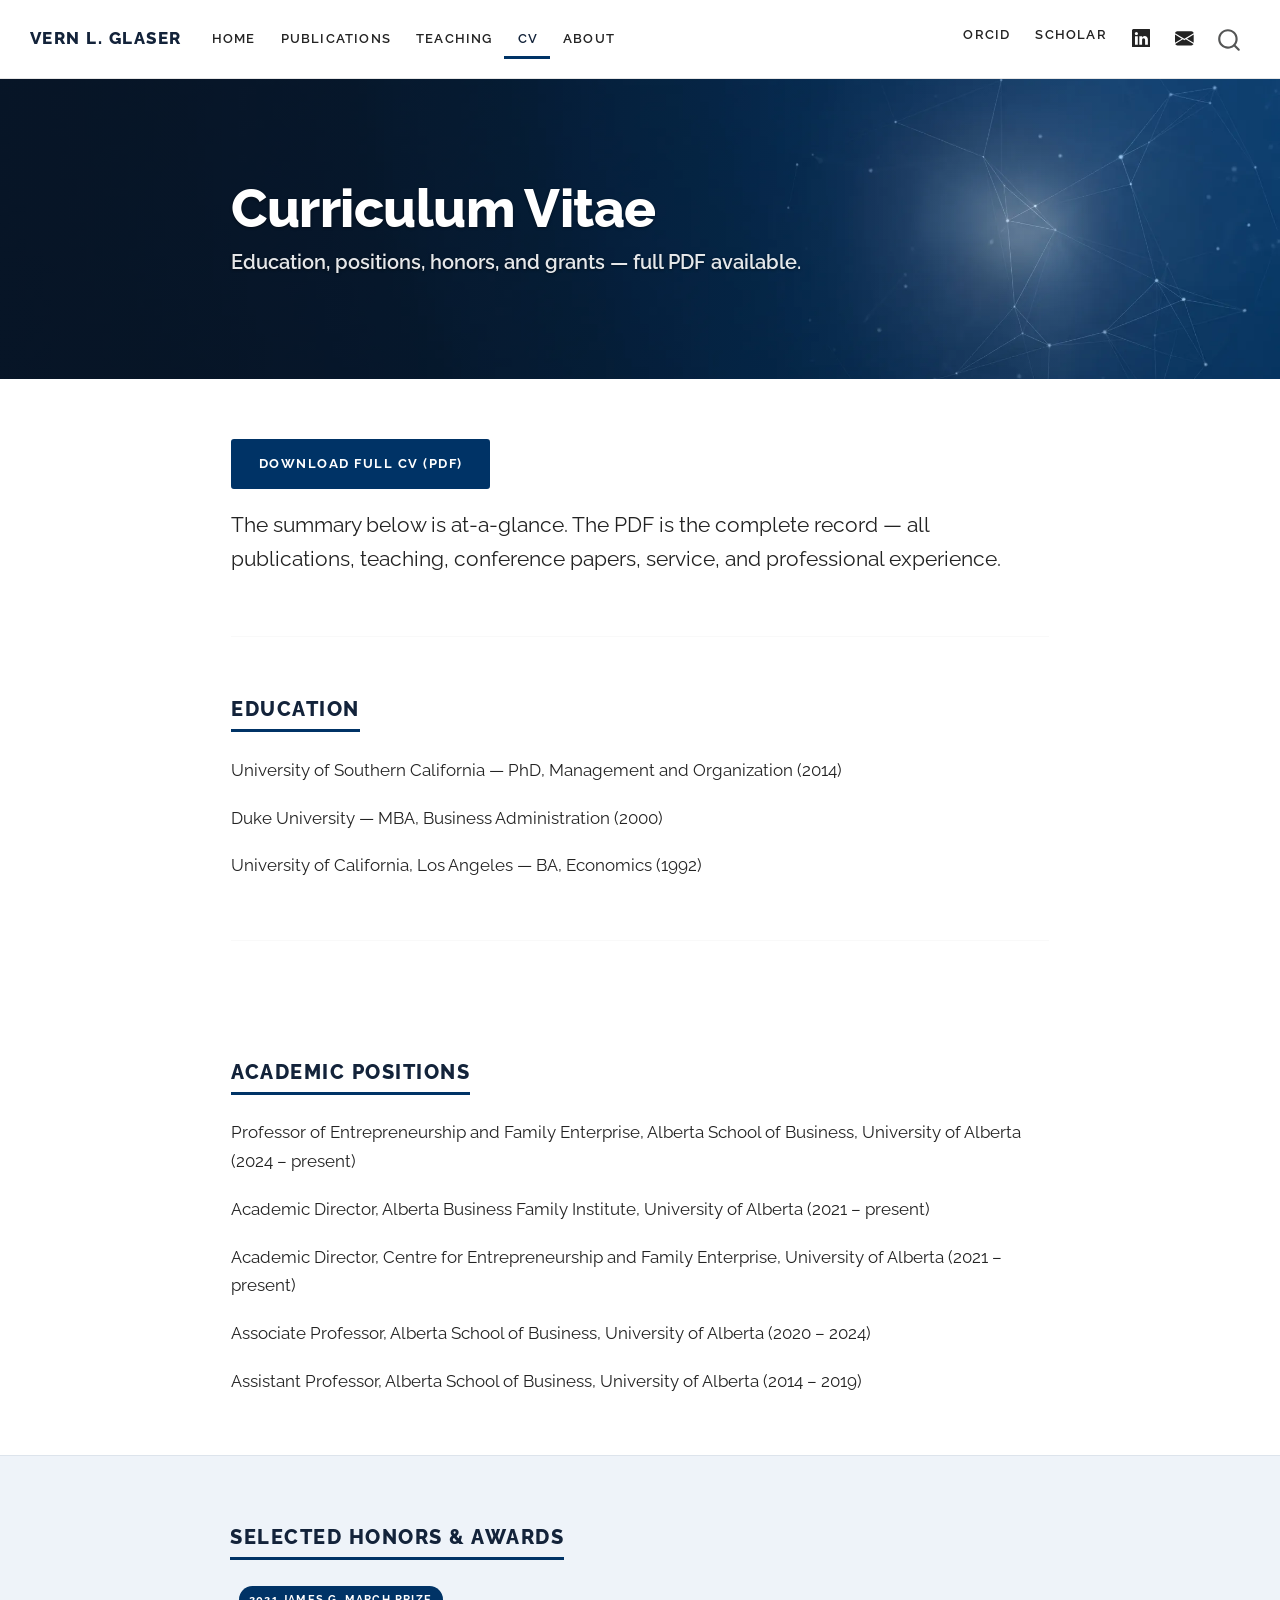
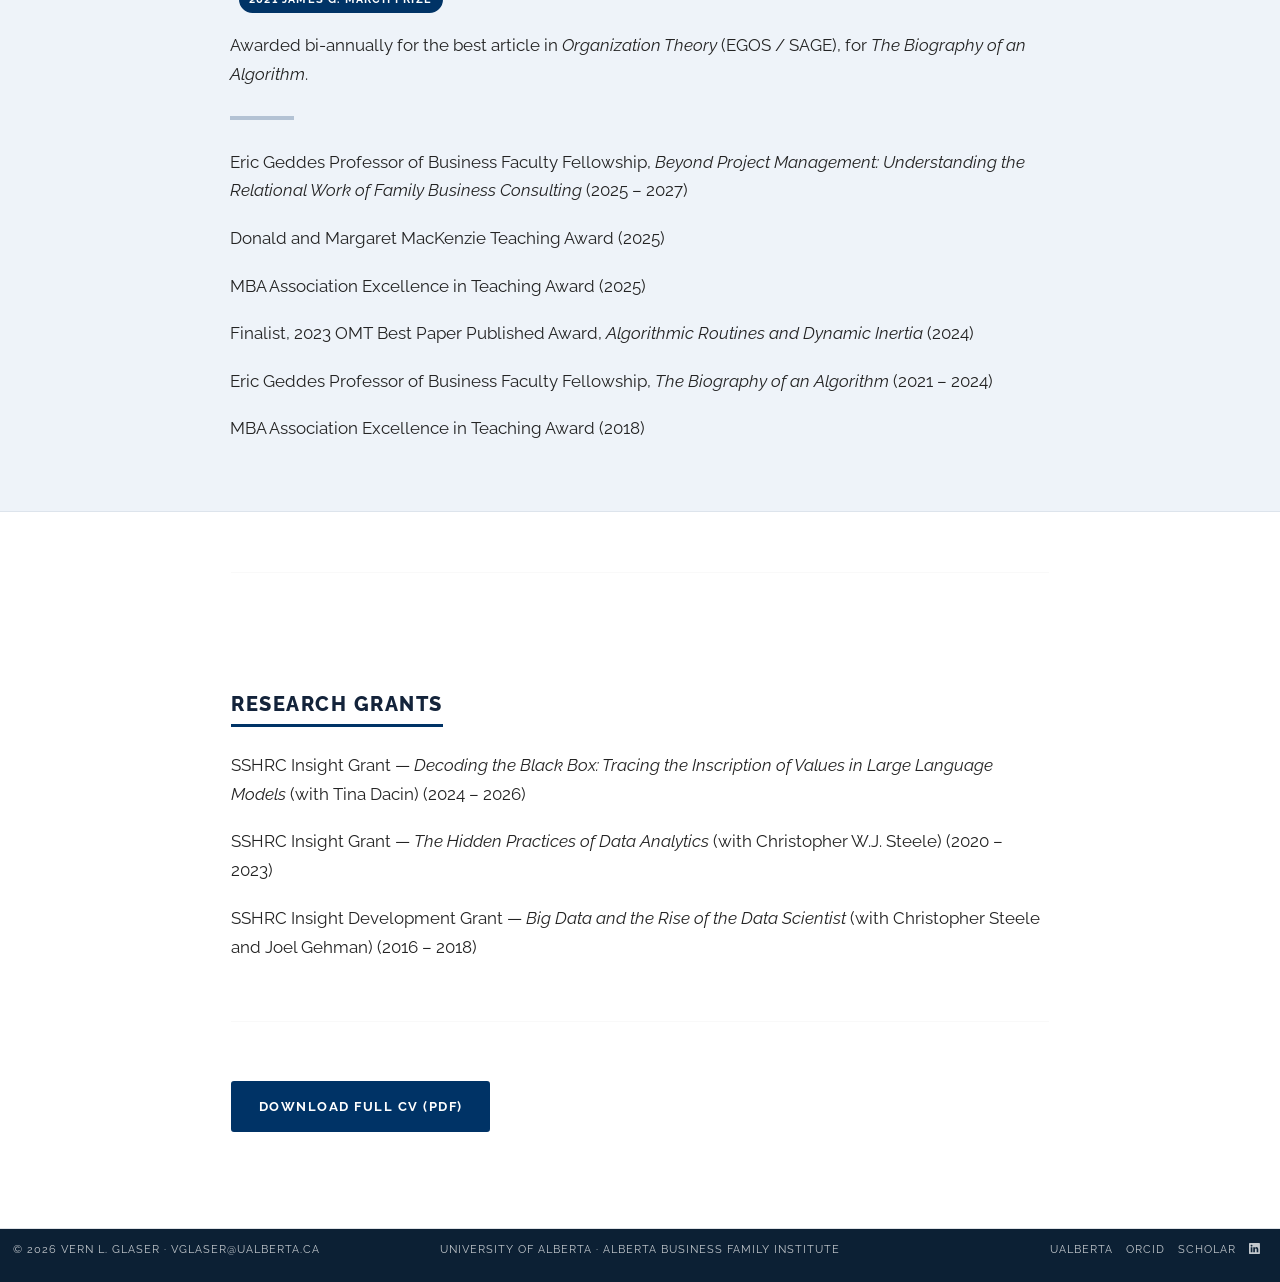
<file: cv.html>
<!DOCTYPE html>
<html xmlns="http://www.w3.org/1999/xhtml" lang="en" xml:lang="en"><head>

<meta charset="utf-8">
<meta name="generator" content="quarto-1.10.19">

<meta name="viewport" content="width=device-width, initial-scale=1.0, user-scalable=yes">

<meta name="description" content="Curriculum vitae of Vern L. Glaser — education, academic positions, honors, and research grants. Full PDF available for download.">

<title>CV – Vern L. Glaser</title>
<style>
/* Default styles provided by pandoc.
** See https://pandoc.org/MANUAL.html#variables-for-html for config info.
*/
span.smallcaps{font-variant: small-caps;}
div.columns{display: flex; gap: 1.5em;}
div.column{flex: auto;}
@media screen {
div.columns{gap: min(4vw, 1.5em);}
div.column{overflow-x: auto;}
}
div.hanging-indent{margin-left: 1.5em; text-indent: -1.5em;}
ul.task-list{list-style: none;}
ul.task-list li input[type="checkbox"] {
  width: 0.8em;
  margin: 0 0.8em 0.2em -1em; /* quarto-specific, see https://github.com/quarto-dev/quarto-cli/issues/4556 */ 
  vertical-align: middle;
}
</style>


<script src="site_libs/quarto-nav/quarto-nav.js"></script>
<script src="site_libs/clipboard/clipboard.min.js"></script>
<script src="site_libs/quarto-search/autocomplete.umd.js"></script>
<script src="site_libs/quarto-search/fuse.min.js"></script>
<script src="site_libs/quarto-search/quarto-search.js"></script>
<meta name="quarto:offset" content="./">
<script src="site_libs/quarto-html/quarto.js" type="module"></script>
<script src="site_libs/quarto-html/tabsets/tabsets.js" type="module"></script>
<script src="site_libs/quarto-html/popper.min.js"></script>
<script src="site_libs/quarto-html/tippy.umd.min.js"></script>
<link href="site_libs/quarto-html/tippy.css" rel="stylesheet">
<link href="site_libs/quarto-html/quarto-syntax-highlighting-bf27225e3a48a9273f3daa8f8e829971.css" rel="stylesheet" id="quarto-text-highlighting-styles">
<script src="site_libs/bootstrap/bootstrap.min.js"></script>
<link href="site_libs/bootstrap/bootstrap-icons.css" rel="stylesheet">
<link href="site_libs/bootstrap/bootstrap-3c152d3c9f64de1745188e40a682d784.min.css" rel="stylesheet" append-hash="true" id="quarto-bootstrap" data-mode="light">
<script id="quarto-search-options" type="application/json">{
  "location": "navbar",
  "copy-button": false,
  "collapse-after": 3,
  "panel-placement": "end",
  "type": "overlay",
  "limit": 50,
  "keyboard-shortcut": [
    "f",
    "/",
    "s"
  ],
  "show-item-context": false,
  "language": {
    "search-no-results-text": "No results",
    "search-matching-documents-text": "matching documents",
    "search-copy-link-title": "Copy link to search",
    "search-hide-matches-text": "Hide additional matches",
    "search-more-match-text": "more match in this document",
    "search-more-matches-text": "more matches in this document",
    "search-clear-button-title": "Clear",
    "search-text-placeholder": "",
    "search-detached-cancel-button-title": "Cancel",
    "search-submit-button-title": "Submit",
    "search-label": "Search"
  }
}</script>
<style>html{ scroll-behavior: smooth; }</style>
<!-- schema.org/Person JSON-LD — makes AI search engines (ChatGPT, Perplexity,
     Google AI Overviews) cite Vern by name. Edit here; this is the canonical source. -->
<script type="application/ld+json">
{
  "@context": "https://schema.org",
  "@type": "Person",
  "name": "Vern L. Glaser",
  "givenName": "Vern",
  "familyName": "Glaser",
  "jobTitle": "Professor of Entrepreneurship and Family Enterprise",
  "url": "https://vernglaser.com",
  "image": "https://vernglaser.com/assets/vern-glaser.jpg",
  "email": "mailto:vglaser@ualberta.ca",
  "worksFor": {
    "@type": "CollegeOrUniversity",
    "name": "University of Alberta",
    "department": "Alberta School of Business",
    "url": "https://www.ualberta.ca"
  },
  "affiliation": {
    "@type": "Organization",
    "name": "Alberta Business Family Institute",
    "url": "https://www.ualberta.ca/business/about/centres-and-institutes/alberta-business-family-institute"
  },
  "knowsAbout": [
    "Algorithmic organizing",
    "Artificial intelligence and organizations",
    "Cultural entrepreneurship",
    "Family enterprise",
    "Organizational routines",
    "Qualitative and computational text analysis"
  ],
  "alumniOf": [
    { "@type": "CollegeOrUniversity", "name": "University of Southern California" },
    { "@type": "CollegeOrUniversity", "name": "Duke University" },
    { "@type": "CollegeOrUniversity", "name": "University of California, Los Angeles" }
  ],
  "sameAs": [
    "https://apps.ualberta.ca/directory/person/vglaser",
    "https://orcid.org/0000-0002-3471-9086",
    "https://scholar.google.com/citations?user=R0dT55QAAAAJ",
    "https://www.linkedin.com/in/vern-glaser-6535601/"
  ]
}
</script>

<!-- Favicons: all declared here (not via _quarto.yml) so we control order + a ?v= cache-buster. SVG for modern browsers, PNG for Safari, apple-touch for iOS. Bump ?v= when the mark changes. -->
<link rel="icon" type="image/svg+xml" href="assets/favicon.svg?v=2">
<link rel="icon" type="image/png" sizes="32x32" href="assets/favicon-32.png?v=2">
<link rel="apple-touch-icon" sizes="180x180" href="assets/apple-touch-icon.png?v=2">

<!-- Google Scholar citation hint (page-level meta is added per-page by Quarto OG/Twitter cards) -->
<meta name="author" content="Vern L. Glaser">


<link rel="stylesheet" href="styles.css">
<meta property="og:title" content="CV – Vern L. Glaser">
<meta property="og:description" content="Curriculum vitae of Vern L. Glaser — education, academic positions, honors, and research grants. Full PDF available for download.">
<meta property="og:image" content="https://vernglaser.com/assets/share-card.jpg">
<meta property="og:site_name" content="Vern L. Glaser">
<meta property="og:image:alt" content="Vern L. Glaser: How are AI and algorithms reshaping organizational routines and strategy?">
<meta name="twitter:title" content="CV – Vern L. Glaser">
<meta name="twitter:description" content="Curriculum vitae of Vern L. Glaser — education, academic positions, honors, and research grants. Full PDF available for download.">
<meta name="twitter:image" content="https://vernglaser.com/assets/share-card.jpg">
<meta name="twitter:card" content="summary_large_image">
<meta name="twitter:image:alt" content="Vern L. Glaser: How are AI and algorithms reshaping organizational routines and strategy?">
<link rel="canonical" href="https://vernglaser.com/cv.html">
</head>

<body class="nav-fixed quarto-light">
<a class="skip-link" href="#quarto-document-content">Skip to main content</a>

<div id="quarto-search-results"></div>
  <header id="quarto-header" class="headroom fixed-top">
    <nav class="navbar navbar-expand-lg " data-bs-theme="dark">
      <div class="navbar-container container-fluid">
      <div class="navbar-brand-container mx-auto">
    <a class="navbar-brand" href="./index.html">
    <span class="navbar-title">Vern L. Glaser</span>
    </a>
  </div>
            <div id="quarto-search" class="" title="Search"></div>
          <button class="navbar-toggler" type="button" data-bs-toggle="collapse" data-bs-target="#navbarCollapse" aria-controls="navbarCollapse" role="menu" aria-expanded="false" aria-label="Toggle navigation" onclick="if (window.quartoToggleHeadroom) { window.quartoToggleHeadroom(); }">
  <span class="navbar-toggler-icon"></span>
</button>
          <div class="collapse navbar-collapse" id="navbarCollapse">
            <ul class="navbar-nav navbar-nav-scroll me-auto">
  <li class="nav-item">
    <a class="nav-link" href="./index.html"> 
<span class="menu-text">Home</span></a>
  </li>  
  <li class="nav-item">
    <a class="nav-link" href="./publications.html"> 
<span class="menu-text">Publications</span></a>
  </li>  
  <li class="nav-item">
    <a class="nav-link" href="./teaching.html"> 
<span class="menu-text">Teaching</span></a>
  </li>  
  <li class="nav-item">
    <a class="nav-link active" href="./cv.html" aria-current="page"> 
<span class="menu-text">CV</span></a>
  </li>  
  <li class="nav-item">
    <a class="nav-link" href="./about.html"> 
<span class="menu-text">About</span></a>
  </li>  
</ul>
            <ul class="navbar-nav navbar-nav-scroll ms-auto">
  <li class="nav-item">
    <a class="nav-link" href="https://orcid.org/0000-0002-3471-9086"> 
<span class="menu-text">ORCID</span></a>
  </li>  
  <li class="nav-item">
    <a class="nav-link" href="https://scholar.google.com/citations?user=R0dT55QAAAAJ"> 
<span class="menu-text">Scholar</span></a>
  </li>  
  <li class="nav-item compact">
    <a class="nav-link" href="https://www.linkedin.com/in/vern-glaser-6535601/"> <svg class="bi-svg" viewBox="0 0 300 300" width="1em" height="1em" fill="currentColor" role="img" aria-label="LinkedIn"><path d="M0 21Q0 13 6.5 6.5Q13 0 22 0H278Q287 0 293.5 6.5Q300 13 300 21V279Q300 287 293.5 293.5Q287 300 278 300H22Q13 300 6.5 293.5Q0 287 0 279ZM93 251V116H48V251ZM70 97Q82 97 89.0 90.5Q96 84 95.5 74.0Q95 64 88.5 57.0Q82 50 70.5 50.0Q59 50 52.0 57.0Q45 64 45.0 74.0Q45 84 52.0 90.5Q59 97 70 97ZM162 251V175Q162 168 164 164Q166 158 172.0 153.0Q178 148 187 148Q199 148 204.5 156.0Q210 164 210 179V251H255V173Q255 143 240.5 127.5Q226 112 203 112Q187 112 176 120Q168 125 162 135V116H117Q118 124 117 188V251Z"/></svg> 
<span class="menu-text"></span></a>
  </li>  
  <li class="nav-item compact">
    <a class="nav-link" href="mailto:vglaser@ualberta.ca"> <svg class="bi-svg" viewBox="0 0 300 300" width="1em" height="1em" fill="currentColor" role="img" aria-label="Email"><path d="M1 67Q4 54 14.0 45.5Q24 37 37 37H263Q276 37 286.0 45.5Q296 54 299 67L150 158ZM0 88V221L109 155ZM127 166 4 241Q8 251 17.5 257.0Q27 263 37 263H263Q273 263 282.5 257.0Q292 251 296 241L173 166L150 180ZM191 155 300 221V88Z"/></svg> 
<span class="menu-text"></span></a>
  </li>  
</ul>
          </div> <!-- /navcollapse -->
            <div class="quarto-navbar-tools">
</div>
      </div> <!-- /container-fluid -->
    </nav>
</header>
<!-- content -->
<div id="quarto-content" class="quarto-container page-columns page-rows-contents page-layout-full page-navbar">
<!-- sidebar -->
<!-- margin-sidebar -->
    
<!-- main -->
<main class="content column-page" id="quarto-document-content"><header class="page-banner page-banner--dark" style="background-image:url('assets/banner-cv.webp')">
  <h1>Curriculum Vitae</h1>
  <p class="page-banner__sub">Education, positions, honors, and grants — full PDF available.</p>
</header>
<p style="max-width:46rem;">
  <a class="btn-cta" href="assets/Vern_L._Glaser_CV.pdf" download="">Download full CV (PDF)</a>
</p>
<div class="lead">
<p>The summary below is at-a-glance. The PDF is the complete record — all publications, teaching, conference papers, service, and professional experience.</p>
</div>
<hr class="rule">
<section id="education" class="level2">
<h2 data-anchor-id="education">Education</h2>
<div>
<p>University of Southern California — PhD, Management and Organization (2014)</p>
<p>Duke University — MBA, Business Administration (2000)</p>
<p>University of California, Los Angeles — BA, Economics (1992)</p>
</div>
<hr class="rule">
</section>
<section id="academic-positions" class="level2">
<h2 data-anchor-id="academic-positions">Academic Positions</h2>
<div>
<p>Professor of Entrepreneurship and Family Enterprise, Alberta School of Business, University of Alberta (2024 – present)</p>
<p>Academic Director, Alberta Business Family Institute, University of Alberta (2021 – present)</p>
<p>Academic Director, Centre for Entrepreneurship and Family Enterprise, University of Alberta (2021 – present)</p>
<p>Associate Professor, Alberta School of Business, University of Alberta (2020 – 2024)</p>
<p>Assistant Professor, Alberta School of Business, University of Alberta (2014 – 2019)</p>
</div>
</section>
<section id="selected-honors-awards" class="level2 band--wash">
<h2 data-anchor-id="selected-honors-awards">Selected Honors &amp; Awards</h2>
<p><span class="chip-prize">2021 James G. March Prize</span></p>
<p>Awarded bi-annually for the best article in <em>Organization Theory</em> (EGOS / SAGE), for <em>The Biography of an Algorithm</em>.</p>
<hr class="coral-rule">
<p>Eric Geddes Professor of Business Faculty Fellowship, <em>Beyond Project Management: Understanding the Relational Work of Family Business Consulting</em> (2025 – 2027)</p>
<p>Donald and Margaret MacKenzie Teaching Award (2025)</p>
<p>MBA Association Excellence in Teaching Award (2025)</p>
<p>Finalist, 2023 OMT Best Paper Published Award, <em>Algorithmic Routines and Dynamic Inertia</em> (2024)</p>
<p>Eric Geddes Professor of Business Faculty Fellowship, <em>The Biography of an Algorithm</em> (2021 – 2024)</p>
<p>MBA Association Excellence in Teaching Award (2018)</p>
</section>
<hr class="rule">
<section id="research-grants" class="level2">
<h2 data-anchor-id="research-grants">Research Grants</h2>
<div>
<p>SSHRC Insight Grant — <em>Decoding the Black Box: Tracing the Inscription of Values in Large Language Models</em> (with Tina Dacin) (2024 – 2026)</p>
<p>SSHRC Insight Grant — <em>The Hidden Practices of Data Analytics</em> (with Christopher W.J. Steele) (2020 – 2023)</p>
<p>SSHRC Insight Development Grant — <em>Big Data and the Rise of the Data Scientist</em> (with Christopher Steele and Joel Gehman) (2016 – 2018)</p>
</div>
<hr class="rule">
<p style="max-width:46rem;">
  <a class="btn-cta" href="assets/Vern_L._Glaser_CV.pdf" download="">Download full CV (PDF)</a>
</p>


</section>

</main> <!-- /main -->
<script id="quarto-html-after-body" type="application/javascript">
  window.document.addEventListener("DOMContentLoaded", function (event) {
    const isCodeAnnotation = (el) => {
      for (const clz of el.classList) {
        if (clz.startsWith('code-annotation-')) {                     
          return true;
        }
      }
      return false;
    }
    const onCopySuccess = function(e) {
      // button target
      const button = e.trigger;
      // don't keep focus
      button.blur();
      // flash "checked"
      button.classList.add('code-copy-button-checked');
      var currentTitle = button.getAttribute("title");
      button.setAttribute("title", "Copied!");
      let tooltip;
      if (window.bootstrap) {
        button.setAttribute("data-bs-toggle", "tooltip");
        button.setAttribute("data-bs-placement", "left");
        button.setAttribute("data-bs-title", "Copied!");
        tooltip = new bootstrap.Tooltip(button, 
          { trigger: "manual", 
            customClass: "code-copy-button-tooltip",
            offset: [0, -8]});
        tooltip.show();    
      }
      setTimeout(function() {
        if (tooltip) {
          tooltip.hide();
          button.removeAttribute("data-bs-title");
          button.removeAttribute("data-bs-toggle");
          button.removeAttribute("data-bs-placement");
        }
        button.setAttribute("title", currentTitle);
        button.classList.remove('code-copy-button-checked');
      }, 1000);
      // clear code selection
      e.clearSelection();
    }
    const getTextToCopy = function(trigger) {
      const outerScaffold = trigger.parentElement.cloneNode(true);
      const codeEl = outerScaffold.querySelector('code');
      for (const childEl of codeEl.children) {
        if (isCodeAnnotation(childEl)) {
          childEl.remove();
        }
      }
      return codeEl.innerText;
    }
    const clipboard = new window.ClipboardJS('.code-copy-button:not([data-in-quarto-modal])', {
      text: getTextToCopy
    });
    clipboard.on('success', onCopySuccess);
    if (window.document.getElementById('quarto-embedded-source-code-modal')) {
      const clipboardModal = new window.ClipboardJS('.code-copy-button[data-in-quarto-modal]', {
        text: getTextToCopy,
        container: window.document.getElementById('quarto-embedded-source-code-modal')
      });
      clipboardModal.on('success', onCopySuccess);
    }
      var localhostRegex = new RegExp(/^(?:http|https):\/\/localhost\:?[0-9]*\//);
      var mailtoRegex = new RegExp(/^mailto:/);
        var filterRegex = new RegExp("https:\/\/vernglaser\.com");
      var isInternal = (href) => {
          return filterRegex.test(href) || localhostRegex.test(href) || mailtoRegex.test(href);
      }
      // Inspect non-navigation links and adorn them if external
     var links = window.document.querySelectorAll('a[href]:not(.nav-link):not(.navbar-brand):not(.toc-action):not(.sidebar-link):not(.sidebar-item-toggle):not(.pagination-link):not(.no-external):not([aria-hidden]):not(.dropdown-item):not(.quarto-navigation-tool):not(.about-link)');
      for (var i=0; i<links.length; i++) {
        const link = links[i];
        if (!isInternal(link.href)) {
          // undo the damage that might have been done by quarto-nav.js in the case of
          // links that we want to consider external
          if (link.dataset.originalHref !== undefined) {
            link.href = link.dataset.originalHref;
          }
            // target, if specified
            link.setAttribute("target", "_blank");
            if (link.getAttribute("rel") === null) {
              link.setAttribute("rel", "noopener");
            }
        }
      }
    function tippyHover(el, contentFn, onTriggerFn, onUntriggerFn) {
      const config = {
        allowHTML: true,
        maxWidth: 500,
        delay: 100,
        arrow: false,
        appendTo: function(el) {
            return el.parentElement;
        },
        interactive: true,
        interactiveBorder: 10,
        theme: 'quarto',
        placement: 'bottom-start',
      };
      if (contentFn) {
        config.content = contentFn;
      }
      if (onTriggerFn) {
        config.onTrigger = onTriggerFn;
      }
      if (onUntriggerFn) {
        config.onUntrigger = onUntriggerFn;
      }
      window.tippy(el, config); 
    }
    const noterefs = window.document.querySelectorAll('a[role="doc-noteref"]');
    for (var i=0; i<noterefs.length; i++) {
      const ref = noterefs[i];
      tippyHover(ref, function() {
        // use id or data attribute instead here
        let href = ref.getAttribute('data-footnote-href') || ref.getAttribute('href');
        try { href = new URL(href).hash; } catch {}
        const id = href.replace(/^#\/?/, "");
        const note = window.document.getElementById(id);
        if (note) {
          return note.innerHTML;
        } else {
          return "";
        }
      });
    }
    const xrefs = window.document.querySelectorAll('a.quarto-xref');
    const processXRef = (id, note) => {
      // Strip column container classes
      const stripColumnClz = (el) => {
        el.classList.remove("page-full", "page-columns");
        if (el.children) {
          for (const child of el.children) {
            stripColumnClz(child);
          }
        }
      }
      stripColumnClz(note)
      if (id === null || id.startsWith('sec-')) {
        // Special case sections, only their first couple elements
        const container = document.createElement("div");
        if (note.children && note.children.length > 2) {
          container.appendChild(note.children[0].cloneNode(true));
          for (let i = 1; i < note.children.length; i++) {
            const child = note.children[i];
            if (child.tagName === "P" && child.innerText === "") {
              continue;
            } else {
              container.appendChild(child.cloneNode(true));
              break;
            }
          }
          if (window.Quarto?.typesetMath) {
            window.Quarto.typesetMath(container);
          }
          return container.innerHTML
        } else {
          if (window.Quarto?.typesetMath) {
            window.Quarto.typesetMath(note);
          }
          return note.innerHTML;
        }
      } else {
        // Remove any anchor links if they are present
        const anchorLink = note.querySelector('a.anchorjs-link');
        if (anchorLink) {
          anchorLink.remove();
        }
        if (window.Quarto?.typesetMath) {
          window.Quarto.typesetMath(note);
        }
        if (note.classList.contains("callout")) {
          return note.outerHTML;
        } else {
          return note.innerHTML;
        }
      }
    }
    for (var i=0; i<xrefs.length; i++) {
      const xref = xrefs[i];
      tippyHover(xref, undefined, function(instance) {
        instance.disable();
        let url = xref.getAttribute('href');
        let hash = undefined; 
        if (url.startsWith('#')) {
          hash = url;
        } else {
          try { hash = new URL(url).hash; } catch {}
        }
        if (hash) {
          const id = hash.replace(/^#\/?/, "");
          const note = window.document.getElementById(id);
          if (note !== null) {
            try {
              const html = processXRef(id, note.cloneNode(true));
              instance.setContent(html);
            } finally {
              instance.enable();
              instance.show();
            }
          } else {
            // See if we can fetch this
            fetch(url.split('#')[0])
            .then(res => res.text())
            .then(html => {
              const parser = new DOMParser();
              const htmlDoc = parser.parseFromString(html, "text/html");
              const note = htmlDoc.getElementById(id);
              if (note !== null) {
                const html = processXRef(id, note);
                instance.setContent(html);
              } 
            }).finally(() => {
              instance.enable();
              instance.show();
            });
          }
        } else {
          // See if we can fetch a full url (with no hash to target)
          // This is a special case and we should probably do some content thinning / targeting
          fetch(url)
          .then(res => res.text())
          .then(html => {
            const parser = new DOMParser();
            const htmlDoc = parser.parseFromString(html, "text/html");
            const note = htmlDoc.querySelector('main.content');
            if (note !== null) {
              // This should only happen for chapter cross references
              // (since there is no id in the URL)
              // remove the first header
              if (note.children.length > 0 && note.children[0].tagName === "HEADER") {
                note.children[0].remove();
              }
              const html = processXRef(null, note);
              instance.setContent(html);
            } 
          }).finally(() => {
            instance.enable();
            instance.show();
          });
        }
      }, function(instance) {
      });
    }
        let selectedAnnoteEl;
        const selectorForAnnotation = ( cell, annotation) => {
          let cellAttr = 'data-code-cell="' + cell + '"';
          let lineAttr = 'data-code-annotation="' +  annotation + '"';
          const selector = 'span[' + cellAttr + '][' + lineAttr + ']';
          return selector;
        }
        const selectCodeLines = (annoteEl) => {
          const doc = window.document;
          const targetCell = annoteEl.getAttribute("data-target-cell");
          const targetAnnotation = annoteEl.getAttribute("data-target-annotation");
          const annoteSpan = window.document.querySelector(selectorForAnnotation(targetCell, targetAnnotation));
          const lines = annoteSpan.getAttribute("data-code-lines").split(",");
          const lineIds = lines.map((line) => {
            return targetCell + "-" + line;
          })
          let top = null;
          let height = null;
          let parent = null;
          if (lineIds.length > 0) {
              //compute the position of the single el (top and bottom and make a div)
              const el = window.document.getElementById(lineIds[0]);
              top = el.offsetTop;
              height = el.offsetHeight;
              parent = el.parentElement.parentElement;
            if (lineIds.length > 1) {
              const lastEl = window.document.getElementById(lineIds[lineIds.length - 1]);
              const bottom = lastEl.offsetTop + lastEl.offsetHeight;
              height = bottom - top;
            }
            if (top !== null && height !== null && parent !== null) {
              // cook up a div (if necessary) and position it 
              let div = window.document.getElementById("code-annotation-line-highlight");
              if (div === null) {
                div = window.document.createElement("div");
                div.setAttribute("id", "code-annotation-line-highlight");
                div.style.position = 'absolute';
                parent.appendChild(div);
              }
              div.style.top = top - 2 + "px";
              div.style.height = height + 4 + "px";
              div.style.left = 0;
              let gutterDiv = window.document.getElementById("code-annotation-line-highlight-gutter");
              if (gutterDiv === null) {
                gutterDiv = window.document.createElement("div");
                gutterDiv.setAttribute("id", "code-annotation-line-highlight-gutter");
                gutterDiv.style.position = 'absolute';
                const codeCell = window.document.getElementById(targetCell);
                const gutter = codeCell.querySelector('.code-annotation-gutter');
                gutter.appendChild(gutterDiv);
              }
              gutterDiv.style.top = top - 2 + "px";
              gutterDiv.style.height = height + 4 + "px";
            }
            selectedAnnoteEl = annoteEl;
          }
        };
        const unselectCodeLines = () => {
          const elementsIds = ["code-annotation-line-highlight", "code-annotation-line-highlight-gutter"];
          elementsIds.forEach((elId) => {
            const div = window.document.getElementById(elId);
            if (div) {
              div.remove();
            }
          });
          selectedAnnoteEl = undefined;
        };
          // Handle positioning of the toggle
      window.addEventListener(
        "resize",
        throttle(() => {
          elRect = undefined;
          if (selectedAnnoteEl) {
            selectCodeLines(selectedAnnoteEl);
          }
        }, 10)
      );
      function throttle(fn, ms) {
      let throttle = false;
      let timer;
        return (...args) => {
          if(!throttle) { // first call gets through
              fn.apply(this, args);
              throttle = true;
          } else { // all the others get throttled
              if(timer) clearTimeout(timer); // cancel #2
              timer = setTimeout(() => {
                fn.apply(this, args);
                timer = throttle = false;
              }, ms);
          }
        };
      }
        // Attach click handler to the DT
        const annoteDls = window.document.querySelectorAll('dt[data-target-cell]');
        for (const annoteDlNode of annoteDls) {
          annoteDlNode.addEventListener('click', (event) => {
            const clickedEl = event.target;
            if (clickedEl !== selectedAnnoteEl) {
              unselectCodeLines();
              const activeEl = window.document.querySelector('dt[data-target-cell].code-annotation-active');
              if (activeEl) {
                activeEl.classList.remove('code-annotation-active');
              }
              selectCodeLines(clickedEl);
              clickedEl.classList.add('code-annotation-active');
            } else {
              // Unselect the line
              unselectCodeLines();
              clickedEl.classList.remove('code-annotation-active');
            }
          });
        }
    const findCites = (el) => {
      const parentEl = el.parentElement;
      if (parentEl) {
        const cites = parentEl.dataset.cites;
        if (cites) {
          return {
            el,
            cites: cites.split(' ')
          };
        } else {
          return findCites(el.parentElement)
        }
      } else {
        return undefined;
      }
    };
    var bibliorefs = window.document.querySelectorAll('a[role="doc-biblioref"]');
    for (var i=0; i<bibliorefs.length; i++) {
      const ref = bibliorefs[i];
      const citeInfo = findCites(ref);
      if (citeInfo) {
        tippyHover(citeInfo.el, function() {
          var popup = window.document.createElement('div');
          citeInfo.cites.forEach(function(cite) {
            var citeDiv = window.document.createElement('div');
            citeDiv.classList.add('hanging-indent');
            citeDiv.classList.add('csl-entry');
            var biblioDiv = window.document.getElementById('ref-' + cite);
            if (biblioDiv) {
              citeDiv.innerHTML = biblioDiv.innerHTML;
            }
            popup.appendChild(citeDiv);
          });
          return popup.innerHTML;
        });
      }
    }
  });
  </script>
</div> <!-- /content -->
<footer class="footer">
  <div class="nav-footer">
    <div class="nav-footer-left">
<p>© 2026 Vern L. Glaser · vglaser@ualberta.ca</p>
</div>   
    <div class="nav-footer-center">
<p>University of Alberta · Alberta Business Family Institute</p>
</div>
    <div class="nav-footer-right">
      <ul class="footer-items list-unstyled">
    <li class="nav-item">
    <a class="nav-link" href="https://apps.ualberta.ca/directory/person/vglaser">
<p>UAlberta</p>
</a>
  </li>  
    <li class="nav-item">
    <a class="nav-link" href="https://orcid.org/0000-0002-3471-9086">
<p>ORCID</p>
</a>
  </li>  
    <li class="nav-item">
    <a class="nav-link" href="https://scholar.google.com/citations?user=R0dT55QAAAAJ">
<p>Scholar</p>
</a>
  </li>  
    <li class="nav-item compact">
    <a class="nav-link" href="https://www.linkedin.com/in/vern-glaser-6535601/">
      <svg class="bi-svg" viewBox="0 0 300 300" width="1em" height="1em" fill="currentColor" role="img" aria-label="LinkedIn"><path d="M0 21Q0 13 6.5 6.5Q13 0 22 0H278Q287 0 293.5 6.5Q300 13 300 21V279Q300 287 293.5 293.5Q287 300 278 300H22Q13 300 6.5 293.5Q0 287 0 279ZM93 251V116H48V251ZM70 97Q82 97 89.0 90.5Q96 84 95.5 74.0Q95 64 88.5 57.0Q82 50 70.5 50.0Q59 50 52.0 57.0Q45 64 45.0 74.0Q45 84 52.0 90.5Q59 97 70 97ZM162 251V175Q162 168 164 164Q166 158 172.0 153.0Q178 148 187 148Q199 148 204.5 156.0Q210 164 210 179V251H255V173Q255 143 240.5 127.5Q226 112 203 112Q187 112 176 120Q168 125 162 135V116H117Q118 124 117 188V251Z"/></svg> 
    </a>
  </li>  
</ul>
    </div>
  </div>
</footer>




<script src="site_libs/quarto-html/zenscroll-min.js"></script>
</body></html>
</file>
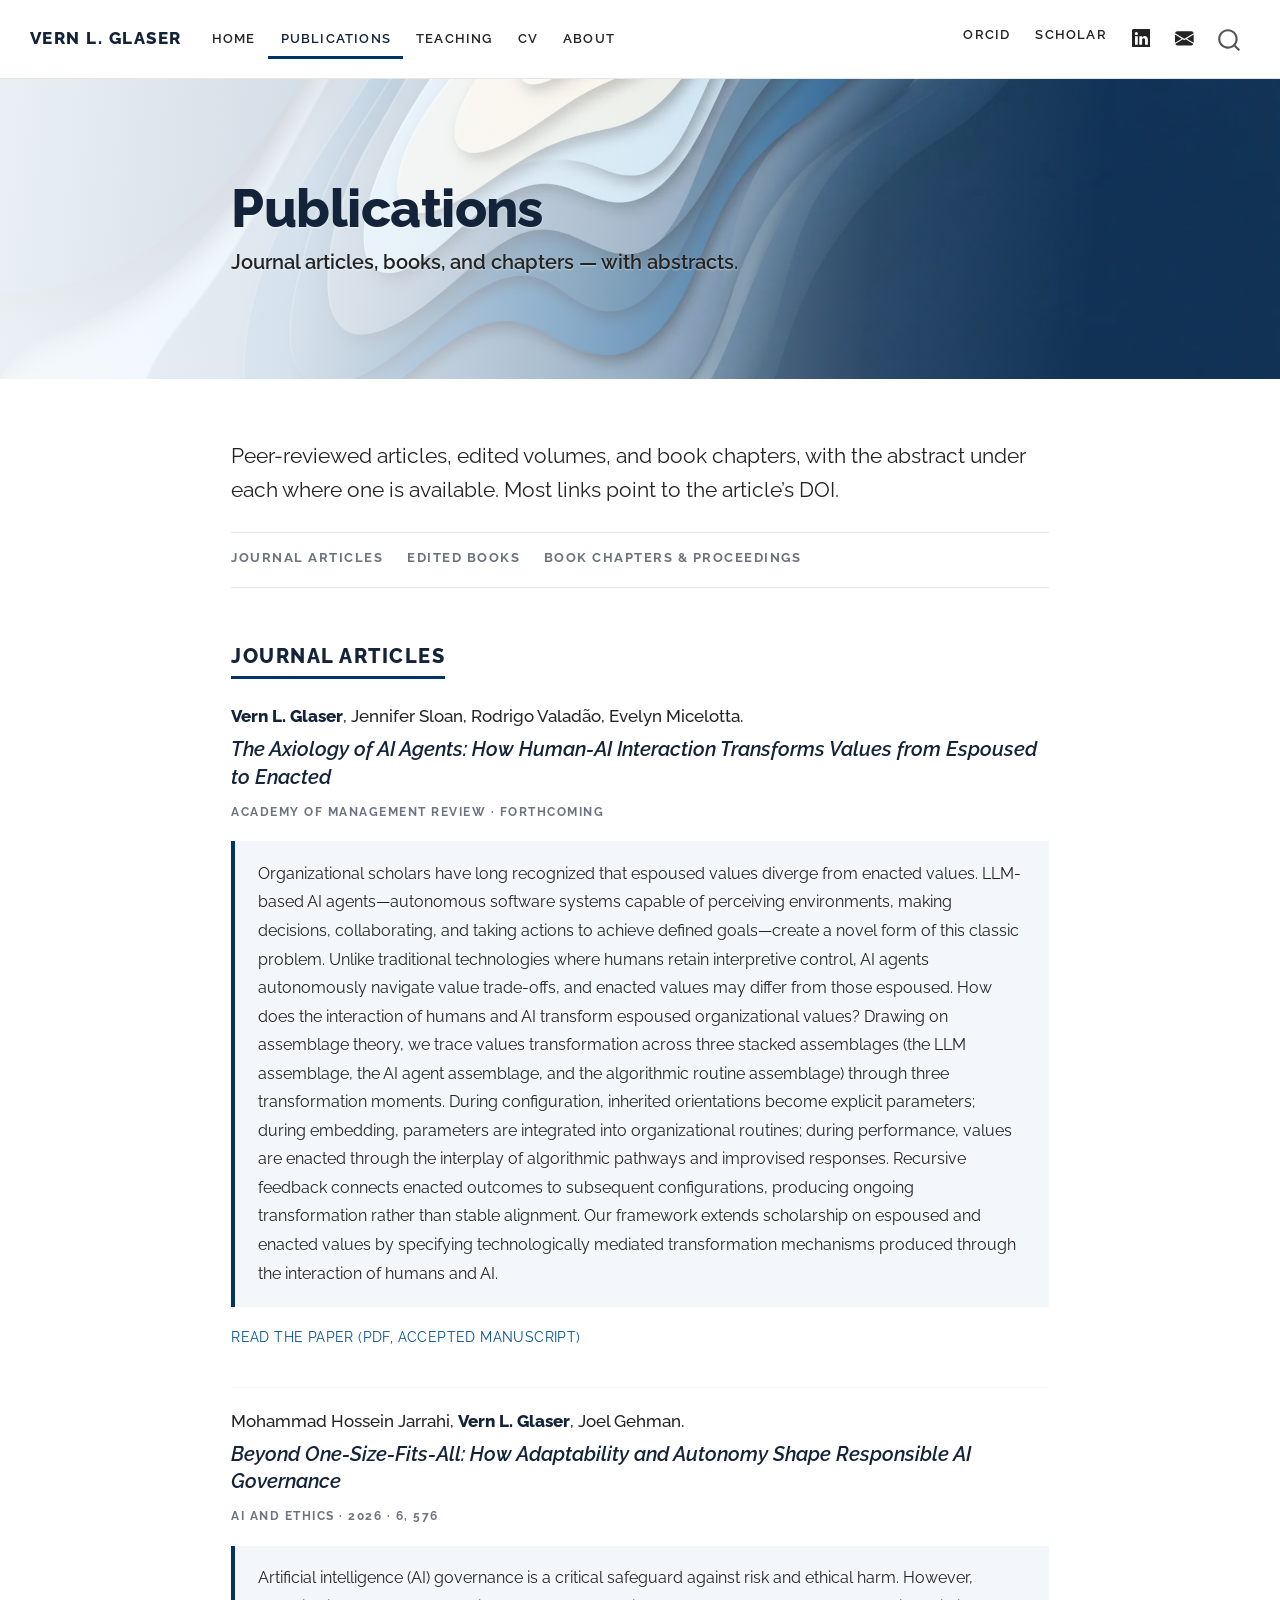
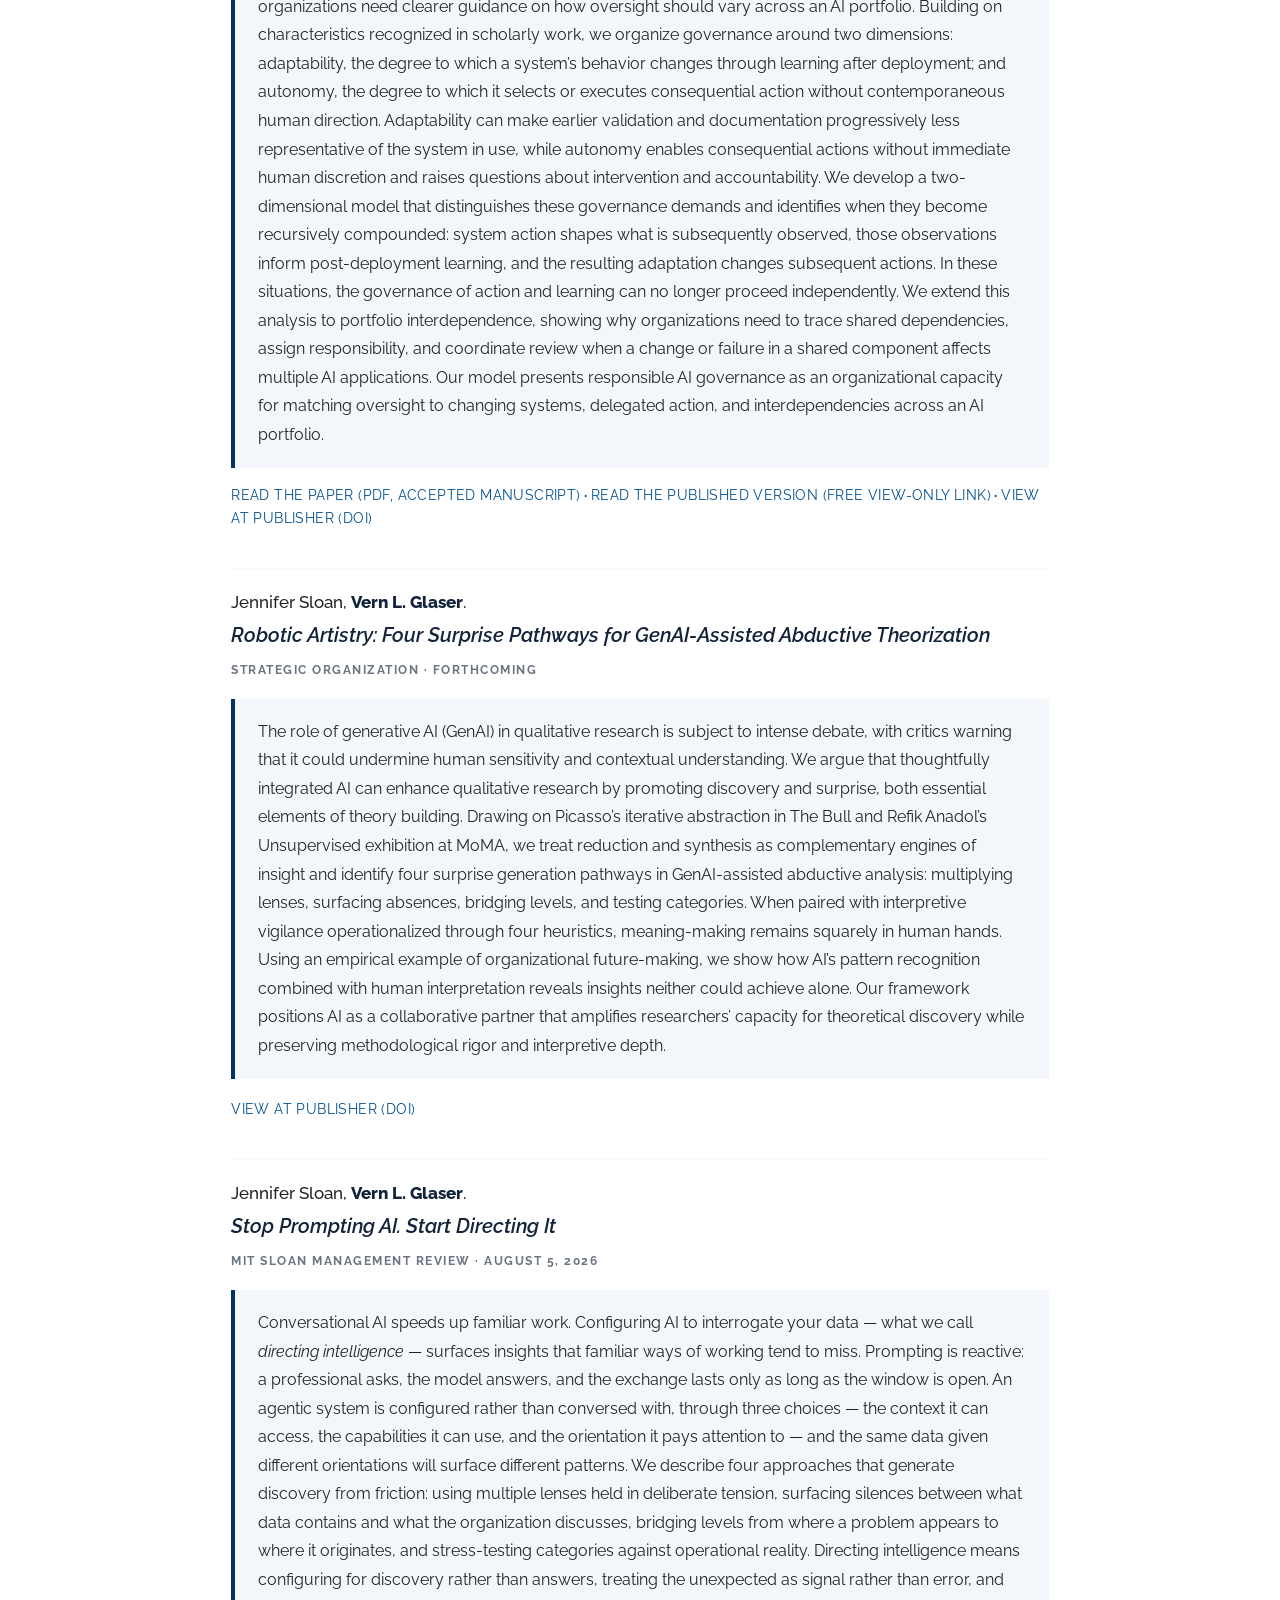
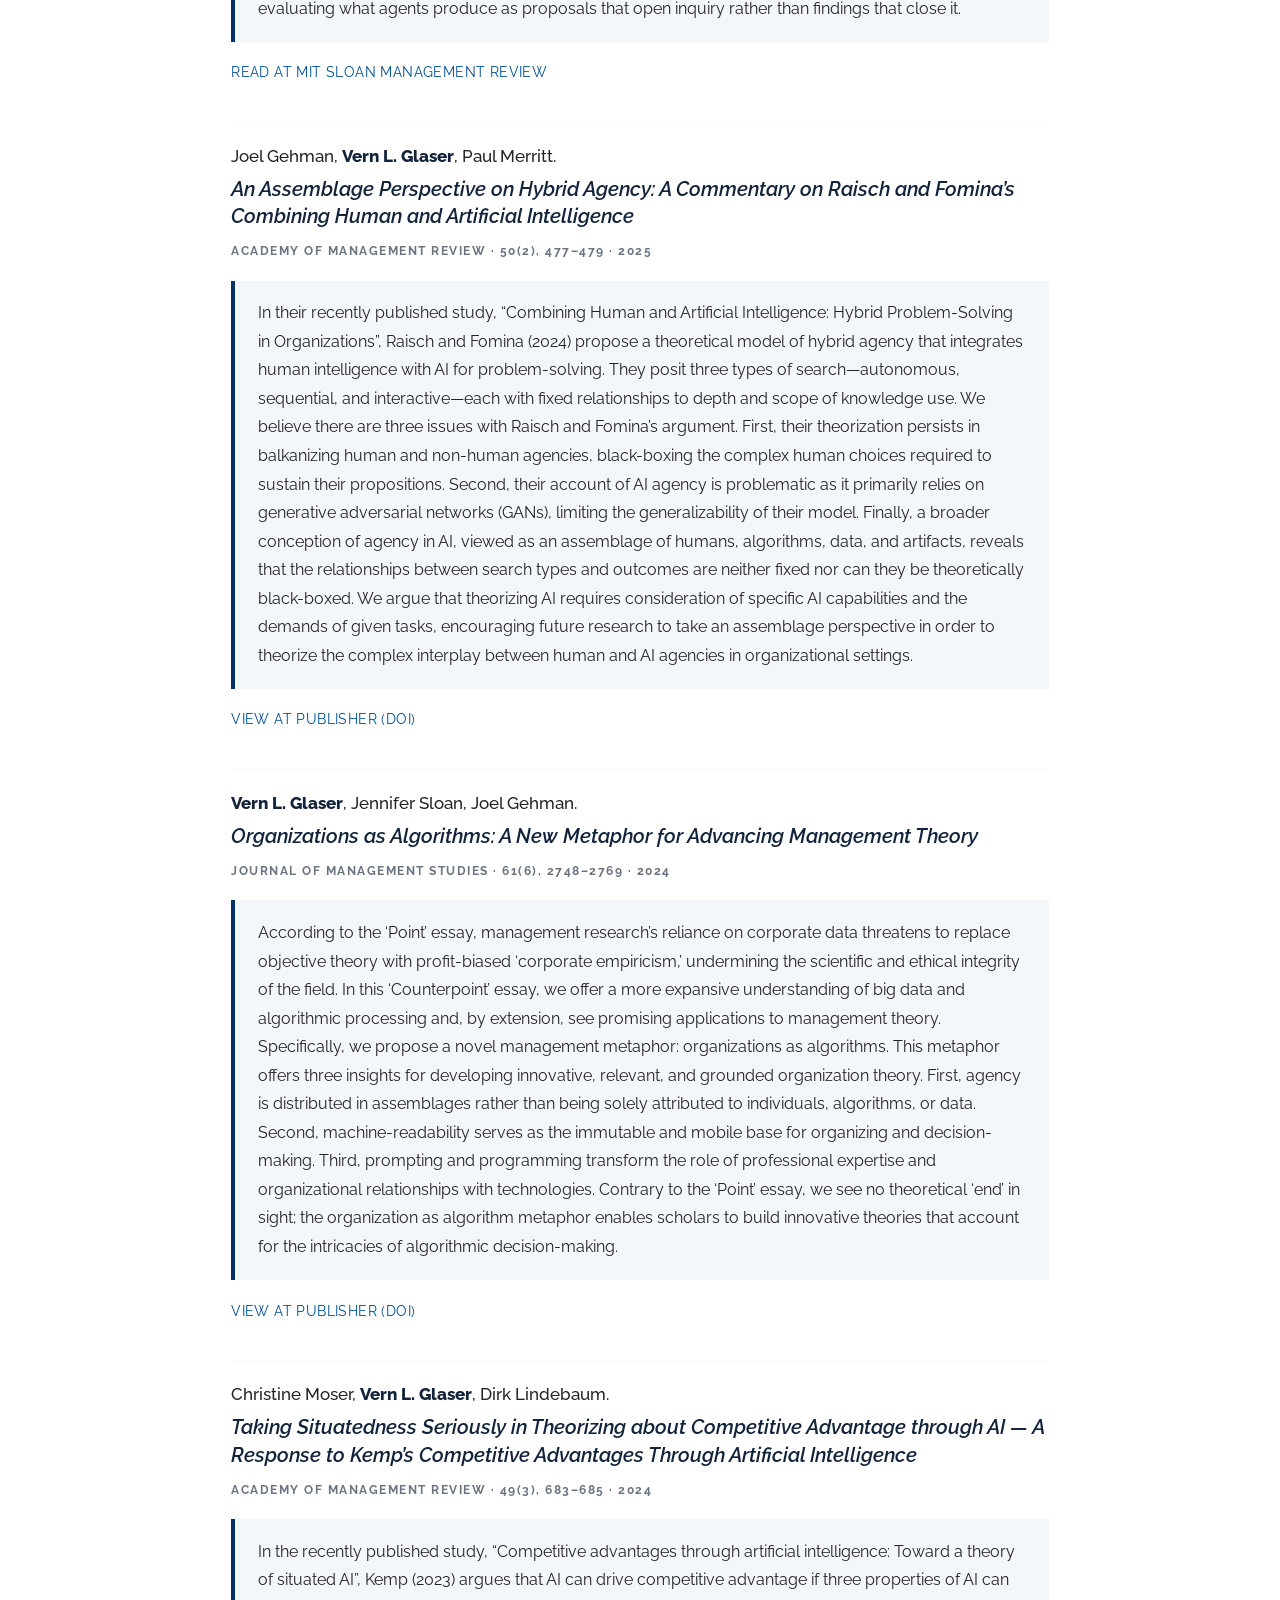
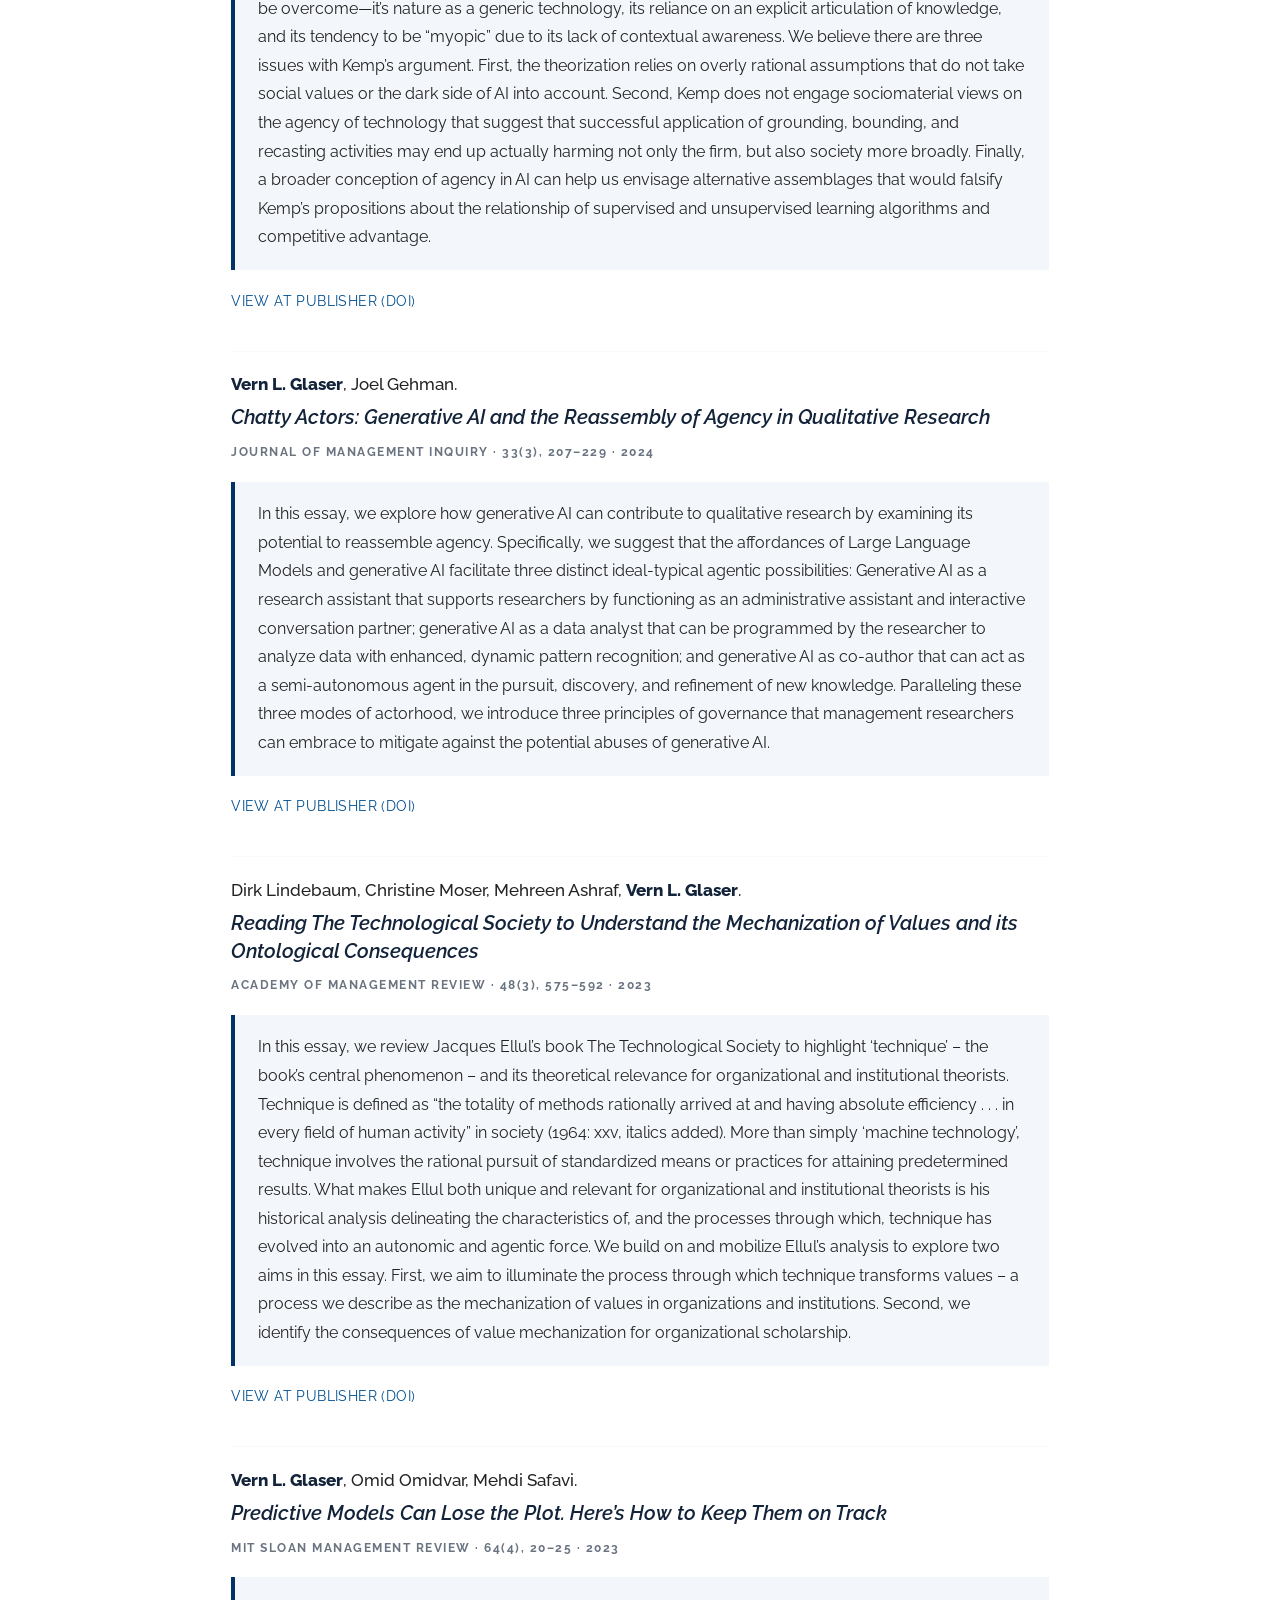
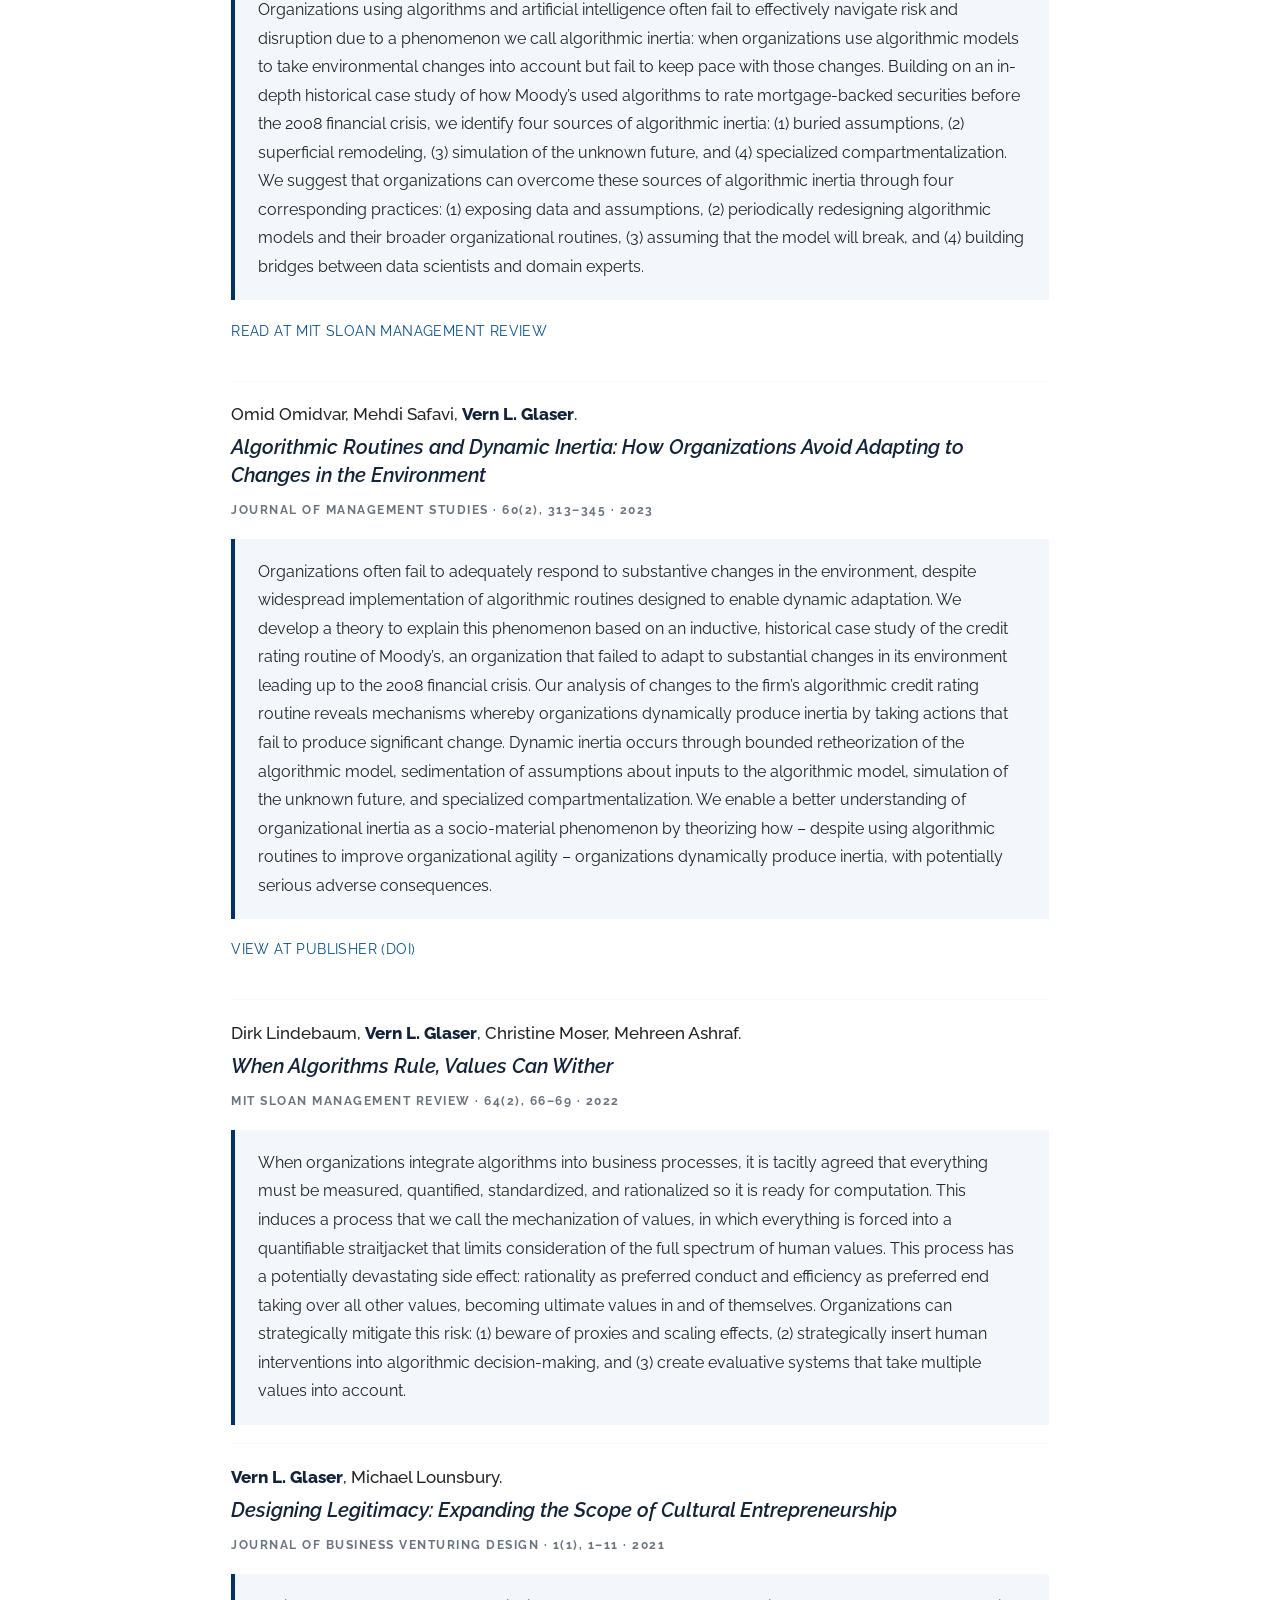
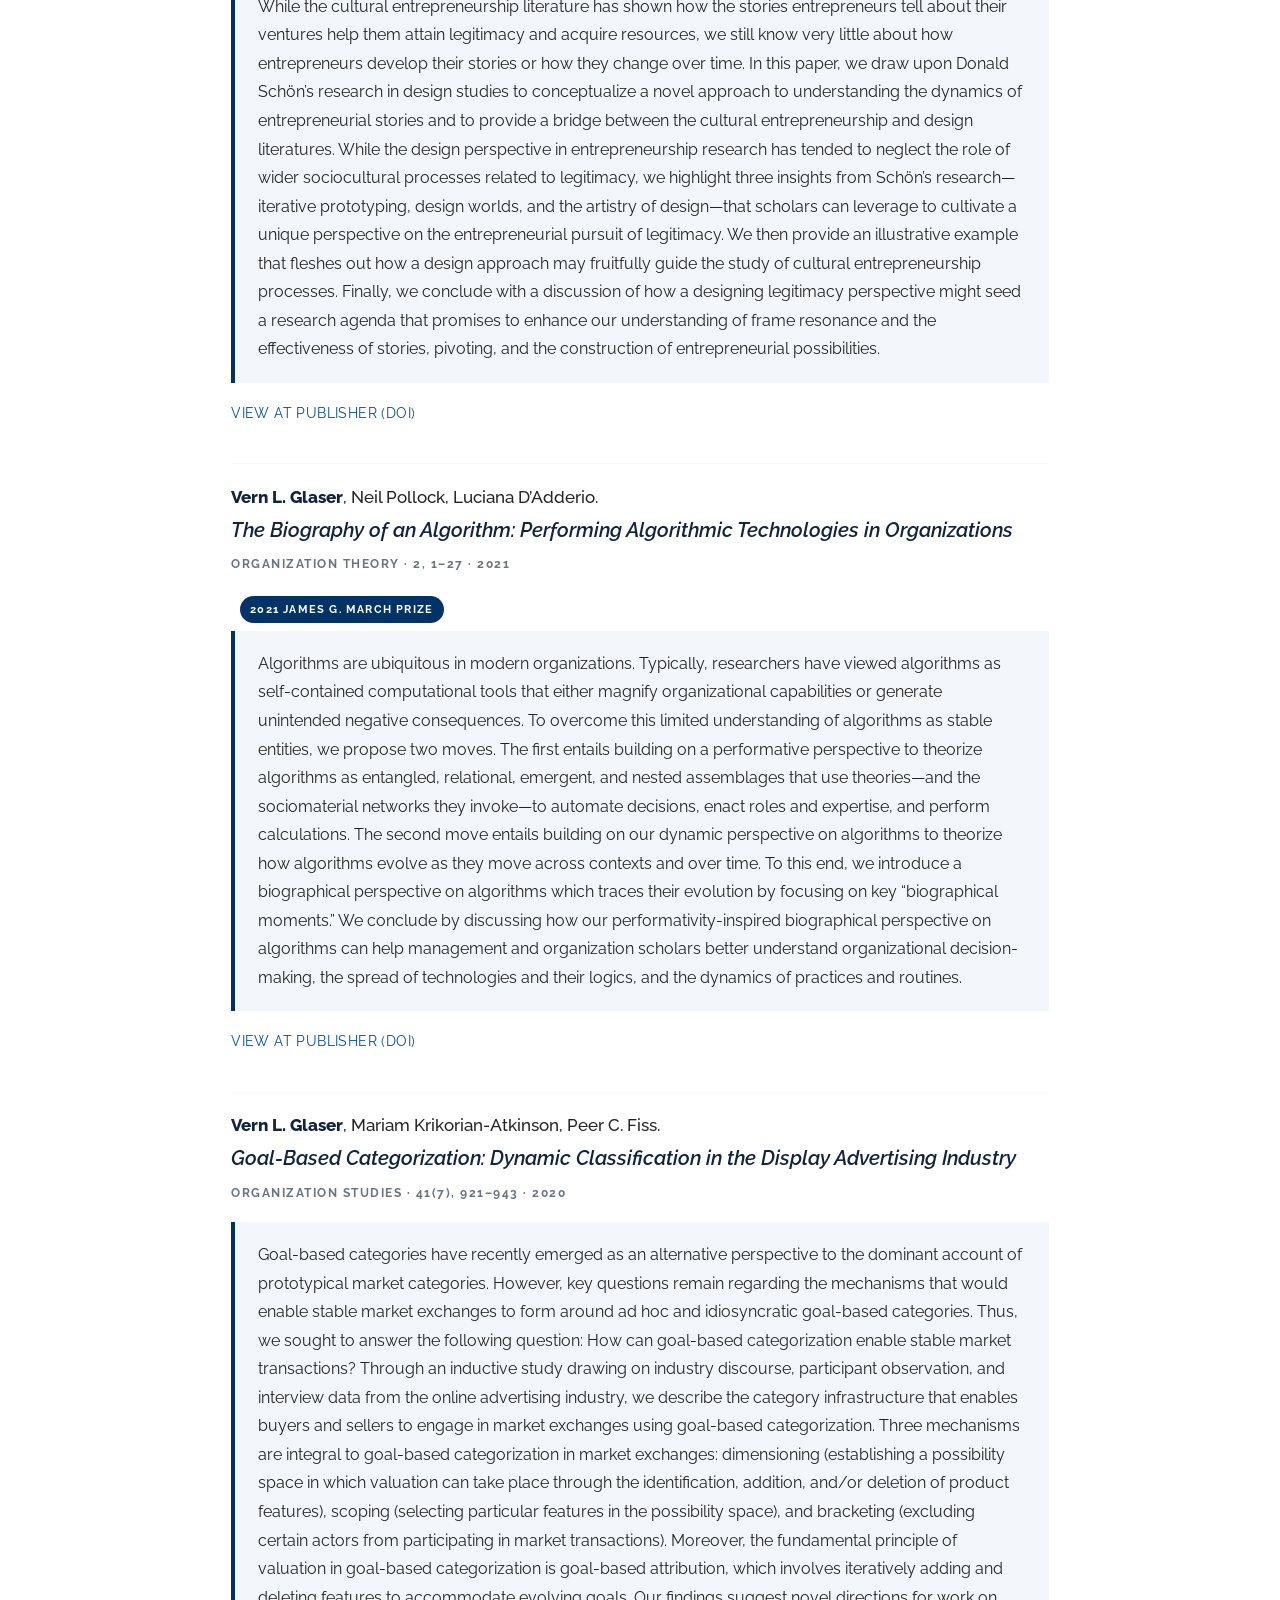
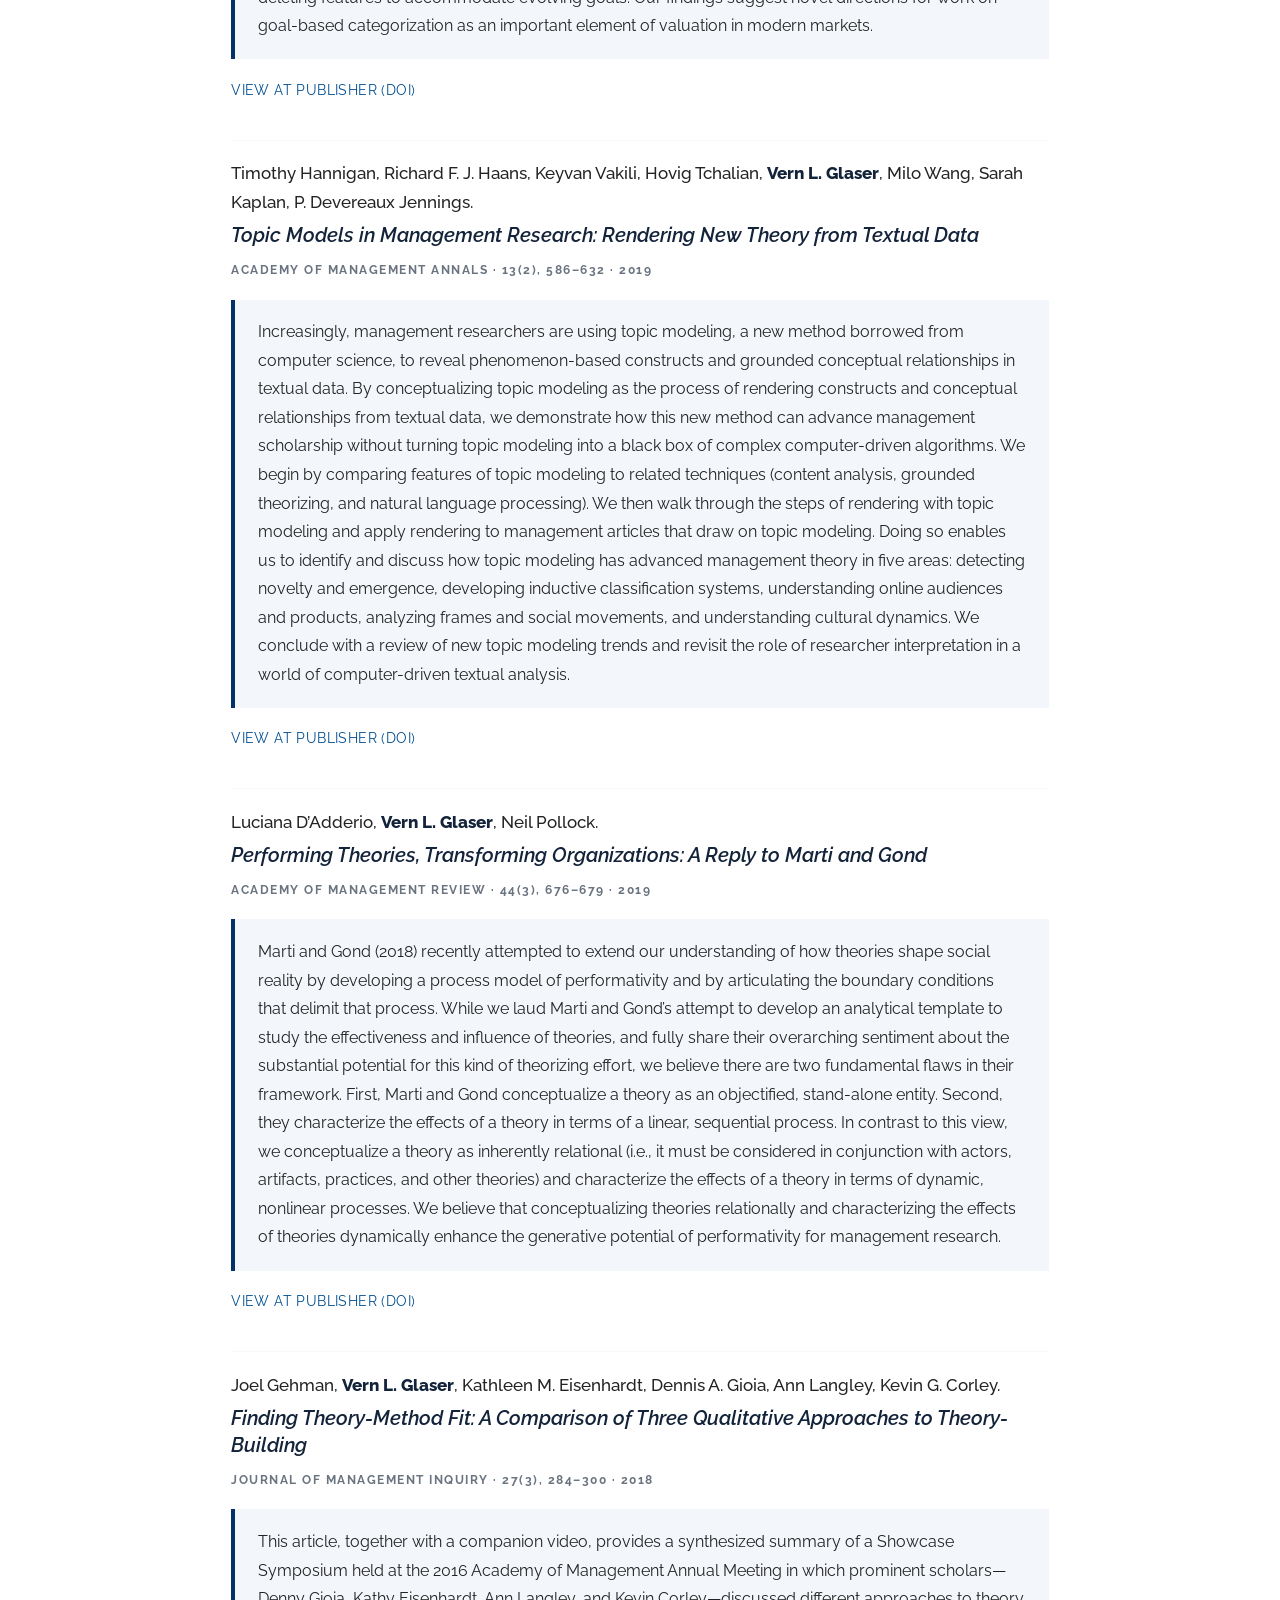
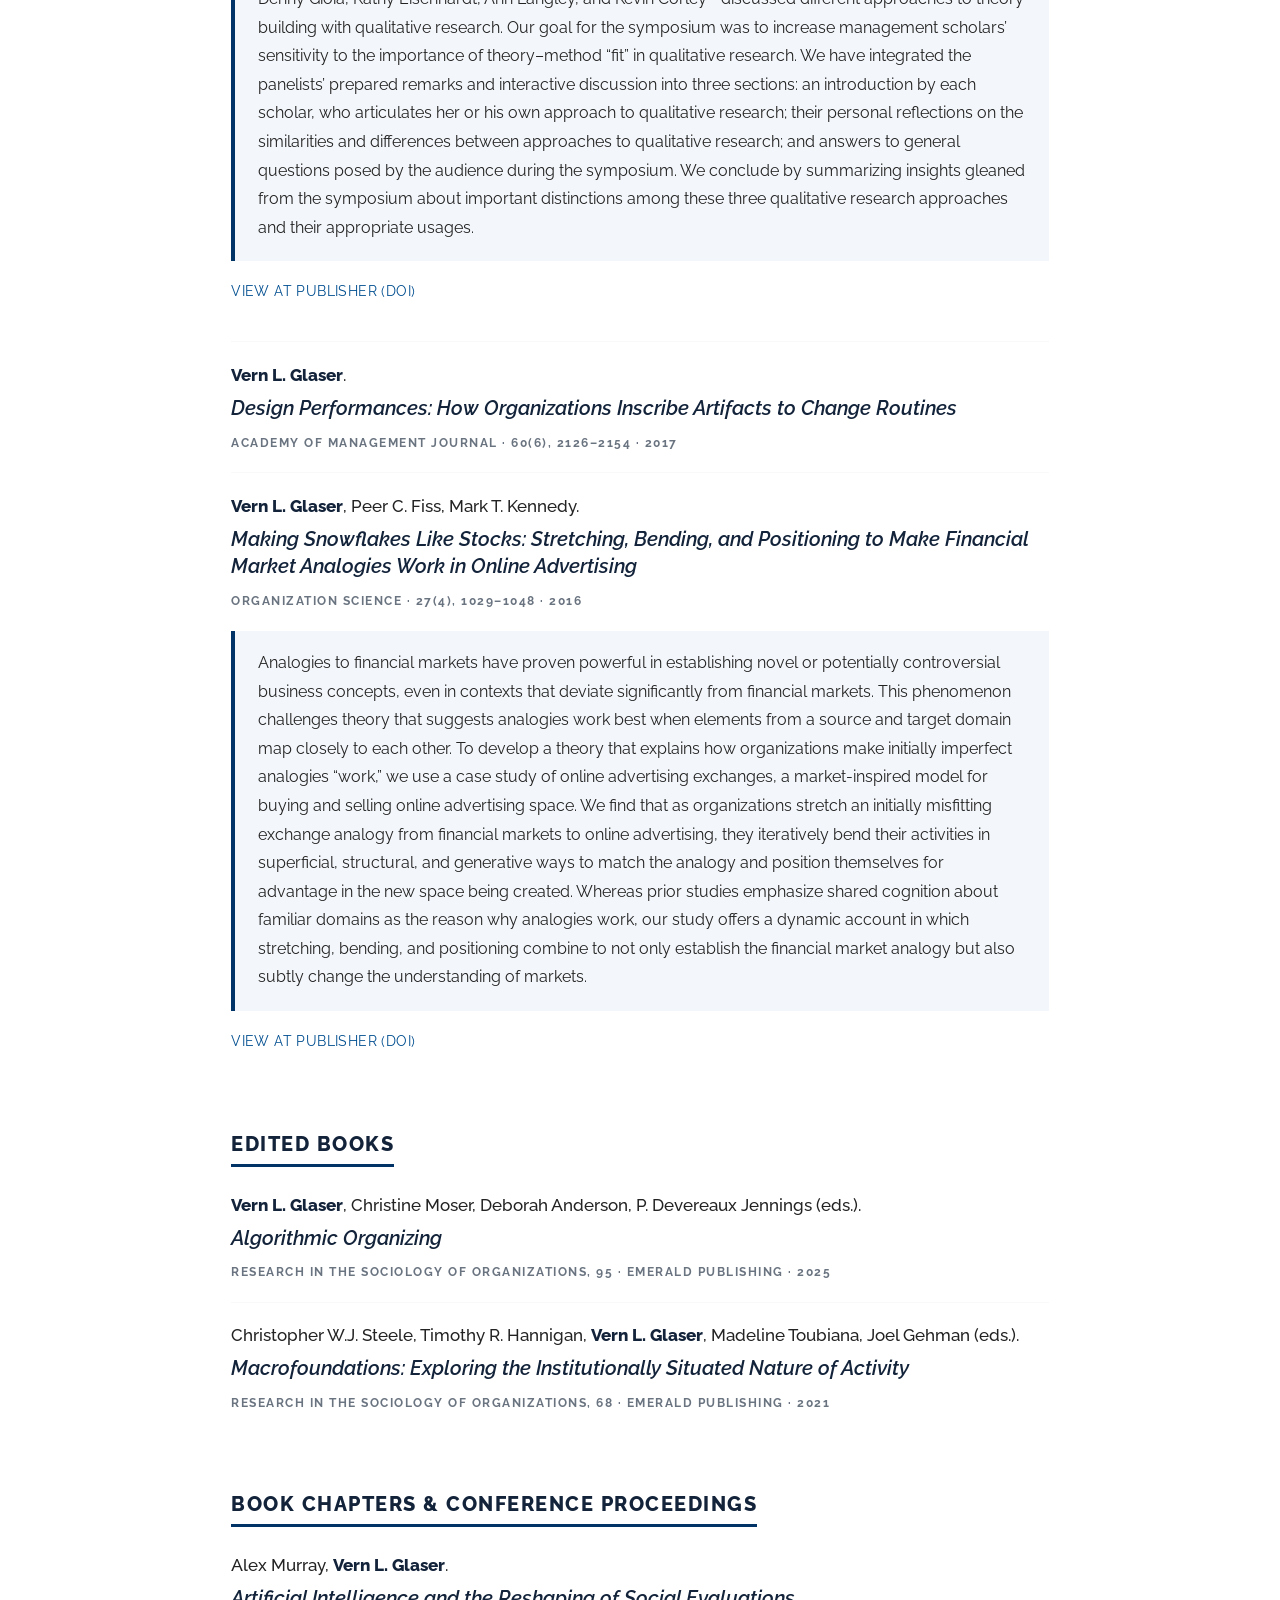
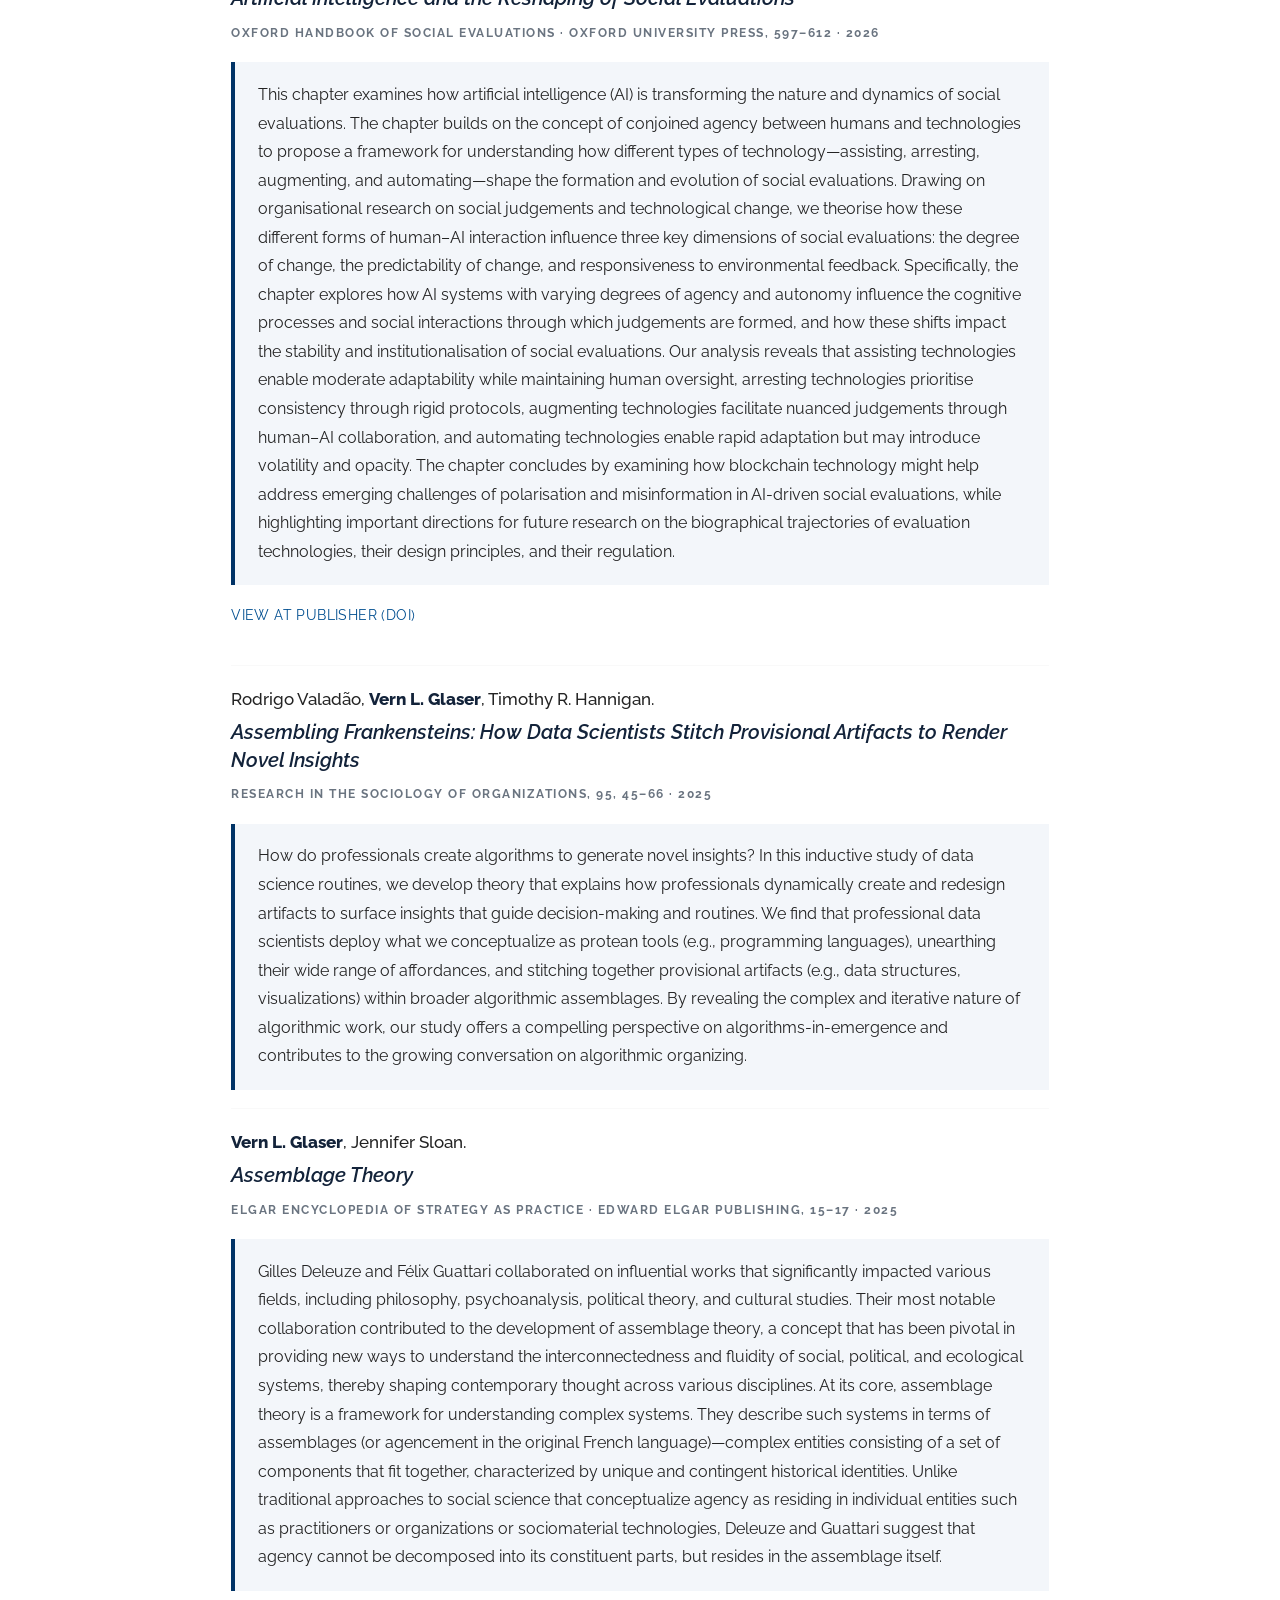
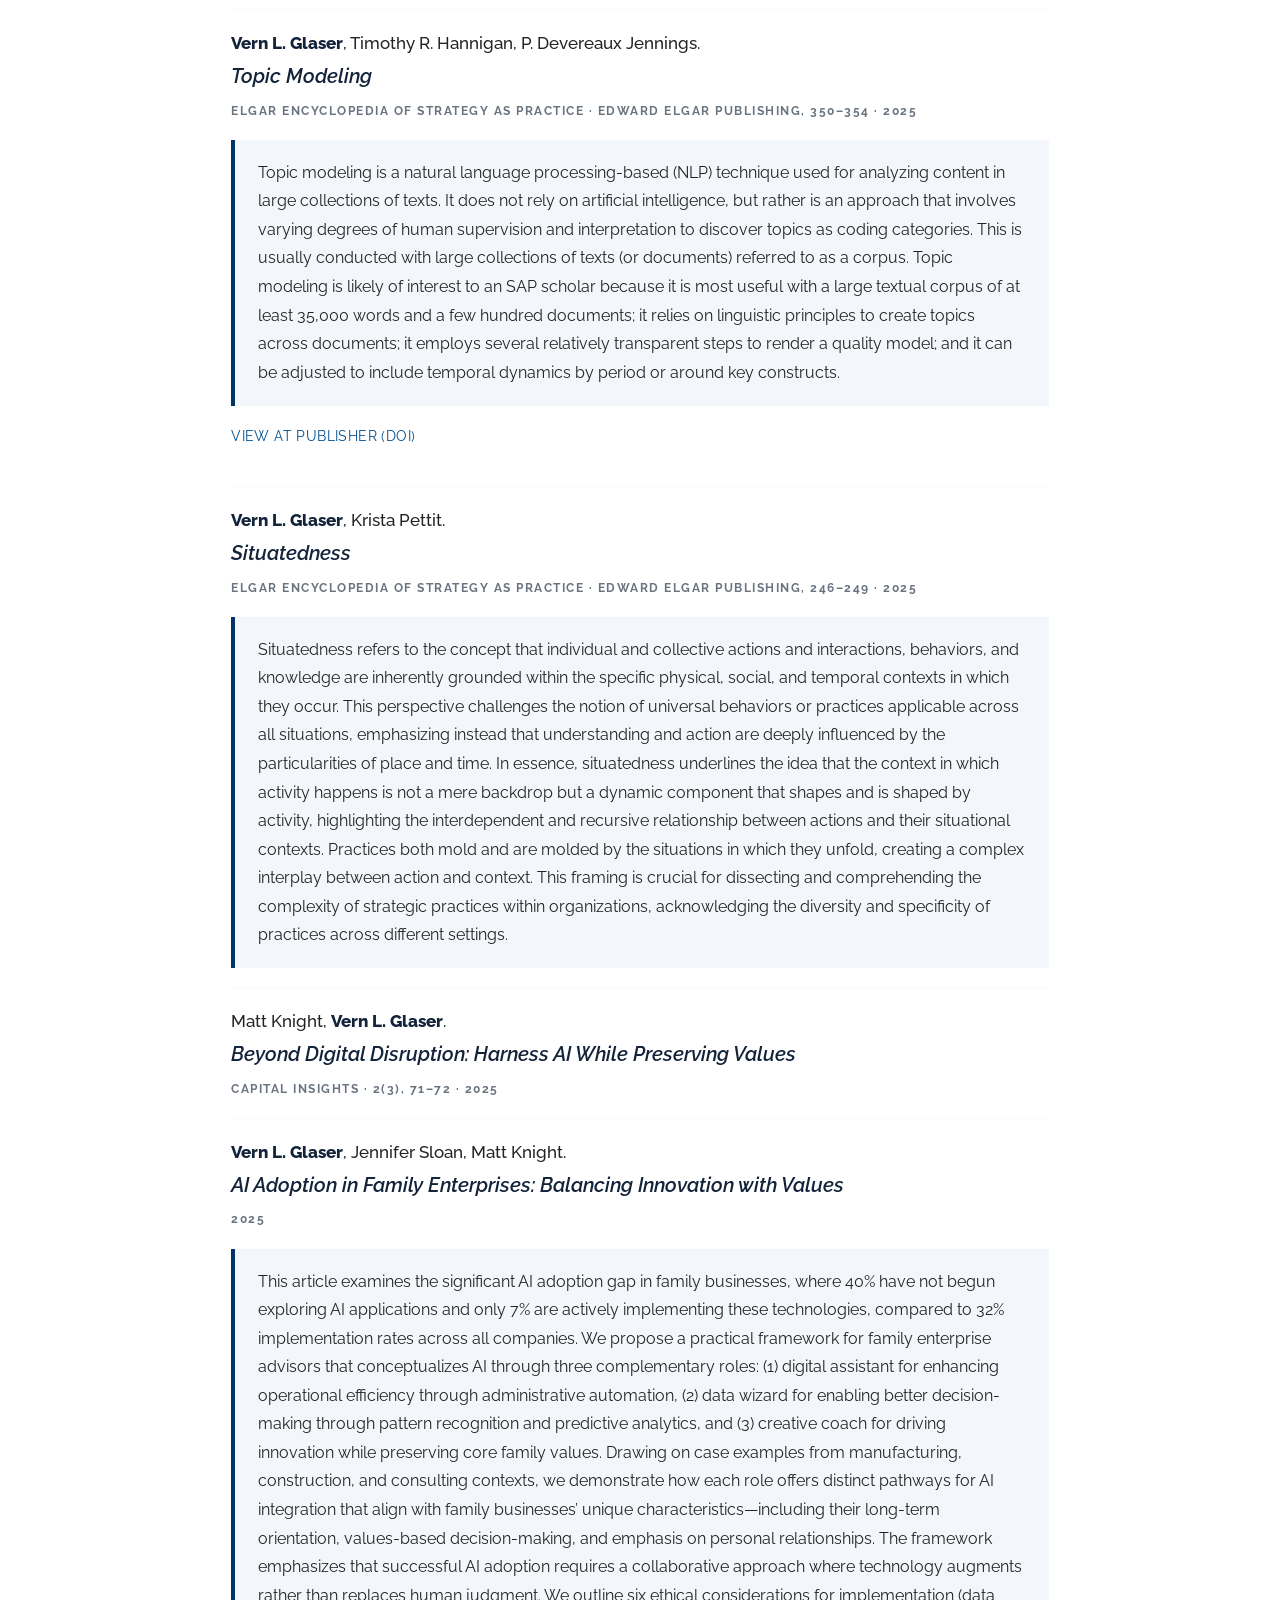
<file: publications.html>
<!DOCTYPE html>
<html xmlns="http://www.w3.org/1999/xhtml" lang="en" xml:lang="en"><head>

<meta charset="utf-8">
<meta name="generator" content="quarto-1.10.19">

<meta name="viewport" content="width=device-width, initial-scale=1.0, user-scalable=yes">

<meta name="description" content="Peer-reviewed journal articles, edited books, and book chapters and conference proceedings by Vern L. Glaser.">

<title>Publications – Vern L. Glaser</title>
<style>
/* Default styles provided by pandoc.
** See https://pandoc.org/MANUAL.html#variables-for-html for config info.
*/
span.smallcaps{font-variant: small-caps;}
div.columns{display: flex; gap: 1.5em;}
div.column{flex: auto;}
@media screen {
div.columns{gap: min(4vw, 1.5em);}
div.column{overflow-x: auto;}
}
div.hanging-indent{margin-left: 1.5em; text-indent: -1.5em;}
ul.task-list{list-style: none;}
ul.task-list li input[type="checkbox"] {
  width: 0.8em;
  margin: 0 0.8em 0.2em -1em; /* quarto-specific, see https://github.com/quarto-dev/quarto-cli/issues/4556 */ 
  vertical-align: middle;
}
</style>


<script src="site_libs/quarto-nav/quarto-nav.js"></script>
<script src="site_libs/clipboard/clipboard.min.js"></script>
<script src="site_libs/quarto-search/autocomplete.umd.js"></script>
<script src="site_libs/quarto-search/fuse.min.js"></script>
<script src="site_libs/quarto-search/quarto-search.js"></script>
<meta name="quarto:offset" content="./">
<script src="site_libs/quarto-html/quarto.js" type="module"></script>
<script src="site_libs/quarto-html/tabsets/tabsets.js" type="module"></script>
<script src="site_libs/quarto-html/popper.min.js"></script>
<script src="site_libs/quarto-html/tippy.umd.min.js"></script>
<link href="site_libs/quarto-html/tippy.css" rel="stylesheet">
<link href="site_libs/quarto-html/quarto-syntax-highlighting-bf27225e3a48a9273f3daa8f8e829971.css" rel="stylesheet" id="quarto-text-highlighting-styles">
<script src="site_libs/bootstrap/bootstrap.min.js"></script>
<link href="site_libs/bootstrap/bootstrap-icons.css" rel="stylesheet">
<link href="site_libs/bootstrap/bootstrap-3c152d3c9f64de1745188e40a682d784.min.css" rel="stylesheet" append-hash="true" id="quarto-bootstrap" data-mode="light">
<script id="quarto-search-options" type="application/json">{
  "location": "navbar",
  "copy-button": false,
  "collapse-after": 3,
  "panel-placement": "end",
  "type": "overlay",
  "limit": 50,
  "keyboard-shortcut": [
    "f",
    "/",
    "s"
  ],
  "show-item-context": false,
  "language": {
    "search-no-results-text": "No results",
    "search-matching-documents-text": "matching documents",
    "search-copy-link-title": "Copy link to search",
    "search-hide-matches-text": "Hide additional matches",
    "search-more-match-text": "more match in this document",
    "search-more-matches-text": "more matches in this document",
    "search-clear-button-title": "Clear",
    "search-text-placeholder": "",
    "search-detached-cancel-button-title": "Cancel",
    "search-submit-button-title": "Submit",
    "search-label": "Search"
  }
}</script>
<style>html{ scroll-behavior: smooth; }</style>
<!-- schema.org/Person JSON-LD — makes AI search engines (ChatGPT, Perplexity,
     Google AI Overviews) cite Vern by name. Edit here; this is the canonical source. -->
<script type="application/ld+json">
{
  "@context": "https://schema.org",
  "@type": "Person",
  "name": "Vern L. Glaser",
  "givenName": "Vern",
  "familyName": "Glaser",
  "jobTitle": "Professor of Entrepreneurship and Family Enterprise",
  "url": "https://vernglaser.com",
  "image": "https://vernglaser.com/assets/vern-glaser.jpg",
  "email": "mailto:vglaser@ualberta.ca",
  "worksFor": {
    "@type": "CollegeOrUniversity",
    "name": "University of Alberta",
    "department": "Alberta School of Business",
    "url": "https://www.ualberta.ca"
  },
  "affiliation": {
    "@type": "Organization",
    "name": "Alberta Business Family Institute",
    "url": "https://www.ualberta.ca/business/about/centres-and-institutes/alberta-business-family-institute"
  },
  "knowsAbout": [
    "Algorithmic organizing",
    "Artificial intelligence and organizations",
    "Cultural entrepreneurship",
    "Family enterprise",
    "Organizational routines",
    "Qualitative and computational text analysis"
  ],
  "alumniOf": [
    { "@type": "CollegeOrUniversity", "name": "University of Southern California" },
    { "@type": "CollegeOrUniversity", "name": "Duke University" },
    { "@type": "CollegeOrUniversity", "name": "University of California, Los Angeles" }
  ],
  "sameAs": [
    "https://apps.ualberta.ca/directory/person/vglaser",
    "https://orcid.org/0000-0002-3471-9086",
    "https://scholar.google.com/citations?user=R0dT55QAAAAJ",
    "https://www.linkedin.com/in/vern-glaser-6535601/"
  ]
}
</script>

<!-- Favicons: all declared here (not via _quarto.yml) so we control order + a ?v= cache-buster. SVG for modern browsers, PNG for Safari, apple-touch for iOS. Bump ?v= when the mark changes. -->
<link rel="icon" type="image/svg+xml" href="assets/favicon.svg?v=2">
<link rel="icon" type="image/png" sizes="32x32" href="assets/favicon-32.png?v=2">
<link rel="apple-touch-icon" sizes="180x180" href="assets/apple-touch-icon.png?v=2">

<!-- Google Scholar citation hint (page-level meta is added per-page by Quarto OG/Twitter cards) -->
<meta name="author" content="Vern L. Glaser">


<link rel="stylesheet" href="styles.css">
<meta property="og:title" content="Publications – Vern L. Glaser">
<meta property="og:description" content="Peer-reviewed journal articles, edited books, and book chapters and conference proceedings by Vern L. Glaser.">
<meta property="og:image" content="https://vernglaser.com/assets/share-card.jpg">
<meta property="og:site_name" content="Vern L. Glaser">
<meta property="og:image:alt" content="Vern L. Glaser: How are AI and algorithms reshaping organizational routines and strategy?">
<meta name="twitter:title" content="Publications – Vern L. Glaser">
<meta name="twitter:description" content="Peer-reviewed journal articles, edited books, and book chapters and conference proceedings by Vern L. Glaser.">
<meta name="twitter:image" content="https://vernglaser.com/assets/share-card.jpg">
<meta name="twitter:card" content="summary_large_image">
<meta name="twitter:image:alt" content="Vern L. Glaser: How are AI and algorithms reshaping organizational routines and strategy?">
<link rel="canonical" href="https://vernglaser.com/publications.html">
</head>

<body class="nav-fixed quarto-light">
<a class="skip-link" href="#quarto-document-content">Skip to main content</a>

<div id="quarto-search-results"></div>
  <header id="quarto-header" class="headroom fixed-top">
    <nav class="navbar navbar-expand-lg " data-bs-theme="dark">
      <div class="navbar-container container-fluid">
      <div class="navbar-brand-container mx-auto">
    <a class="navbar-brand" href="./index.html">
    <span class="navbar-title">Vern L. Glaser</span>
    </a>
  </div>
            <div id="quarto-search" class="" title="Search"></div>
          <button class="navbar-toggler" type="button" data-bs-toggle="collapse" data-bs-target="#navbarCollapse" aria-controls="navbarCollapse" role="menu" aria-expanded="false" aria-label="Toggle navigation" onclick="if (window.quartoToggleHeadroom) { window.quartoToggleHeadroom(); }">
  <span class="navbar-toggler-icon"></span>
</button>
          <div class="collapse navbar-collapse" id="navbarCollapse">
            <ul class="navbar-nav navbar-nav-scroll me-auto">
  <li class="nav-item">
    <a class="nav-link" href="./index.html"> 
<span class="menu-text">Home</span></a>
  </li>  
  <li class="nav-item">
    <a class="nav-link active" href="./publications.html" aria-current="page"> 
<span class="menu-text">Publications</span></a>
  </li>  
  <li class="nav-item">
    <a class="nav-link" href="./teaching.html"> 
<span class="menu-text">Teaching</span></a>
  </li>  
  <li class="nav-item">
    <a class="nav-link" href="./cv.html"> 
<span class="menu-text">CV</span></a>
  </li>  
  <li class="nav-item">
    <a class="nav-link" href="./about.html"> 
<span class="menu-text">About</span></a>
  </li>  
</ul>
            <ul class="navbar-nav navbar-nav-scroll ms-auto">
  <li class="nav-item">
    <a class="nav-link" href="https://orcid.org/0000-0002-3471-9086"> 
<span class="menu-text">ORCID</span></a>
  </li>  
  <li class="nav-item">
    <a class="nav-link" href="https://scholar.google.com/citations?user=R0dT55QAAAAJ"> 
<span class="menu-text">Scholar</span></a>
  </li>  
  <li class="nav-item compact">
    <a class="nav-link" href="https://www.linkedin.com/in/vern-glaser-6535601/"> <svg class="bi-svg" viewBox="0 0 300 300" width="1em" height="1em" fill="currentColor" role="img" aria-label="LinkedIn"><path d="M0 21Q0 13 6.5 6.5Q13 0 22 0H278Q287 0 293.5 6.5Q300 13 300 21V279Q300 287 293.5 293.5Q287 300 278 300H22Q13 300 6.5 293.5Q0 287 0 279ZM93 251V116H48V251ZM70 97Q82 97 89.0 90.5Q96 84 95.5 74.0Q95 64 88.5 57.0Q82 50 70.5 50.0Q59 50 52.0 57.0Q45 64 45.0 74.0Q45 84 52.0 90.5Q59 97 70 97ZM162 251V175Q162 168 164 164Q166 158 172.0 153.0Q178 148 187 148Q199 148 204.5 156.0Q210 164 210 179V251H255V173Q255 143 240.5 127.5Q226 112 203 112Q187 112 176 120Q168 125 162 135V116H117Q118 124 117 188V251Z"/></svg> 
<span class="menu-text"></span></a>
  </li>  
  <li class="nav-item compact">
    <a class="nav-link" href="mailto:vglaser@ualberta.ca"> <svg class="bi-svg" viewBox="0 0 300 300" width="1em" height="1em" fill="currentColor" role="img" aria-label="Email"><path d="M1 67Q4 54 14.0 45.5Q24 37 37 37H263Q276 37 286.0 45.5Q296 54 299 67L150 158ZM0 88V221L109 155ZM127 166 4 241Q8 251 17.5 257.0Q27 263 37 263H263Q273 263 282.5 257.0Q292 251 296 241L173 166L150 180ZM191 155 300 221V88Z"/></svg> 
<span class="menu-text"></span></a>
  </li>  
</ul>
          </div> <!-- /navcollapse -->
            <div class="quarto-navbar-tools">
</div>
      </div> <!-- /container-fluid -->
    </nav>
</header>
<!-- content -->
<div id="quarto-content" class="quarto-container page-columns page-rows-contents page-layout-full page-navbar">
<!-- sidebar -->
<!-- margin-sidebar -->
    
<!-- main -->
<main class="content column-page" id="quarto-document-content"><header class="page-banner" style="background-image:url('assets/banner-publications.webp')">
  <h1>Publications</h1>
  <p class="page-banner__sub">Journal articles, books, and chapters — with abstracts.</p>
</header>
<div class="lead">
<p>Peer-reviewed articles, edited volumes, and book chapters, with the abstract under each where one is available. Most links point to the article’s DOI.</p>
</div>
<nav class="pub-jump" aria-label="Jump to section">
  <a href="#articles">Journal Articles</a>
  <a href="#books">Edited Books</a>
  <a href="#chapters">Book Chapters &amp; Proceedings</a>
</nav>
<section id="articles" class="level2">
<h2 data-anchor-id="articles">Journal Articles</h2>
<div class="pub">
<p class="pub-authors">
<strong>Vern L. Glaser</strong>, Jennifer Sloan, Rodrigo Valadão, Evelyn Micelotta.
</p>
<p class="pub-title">
<em>The Axiology of AI Agents: How Human-AI Interaction Transforms Values from Espoused to Enacted</em>
</p>
<p class="pub-venue">
Academy of Management Review · Forthcoming
</p>
<p class="abstract">
Organizational scholars have long recognized that espoused values diverge from enacted values. LLM-based AI agents—autonomous software systems capable of perceiving environments, making decisions, collaborating, and taking actions to achieve defined goals—create a novel form of this classic problem. Unlike traditional technologies where humans retain interpretive control, AI agents autonomously navigate value trade-offs, and enacted values may differ from those espoused. How does the interaction of humans and AI transform espoused organizational values? Drawing on assemblage theory, we trace values transformation across three stacked assemblages (the LLM assemblage, the AI agent assemblage, and the algorithmic routine assemblage) through three transformation moments. During configuration, inherited orientations become explicit parameters; during embedding, parameters are integrated into organizational routines; during performance, values are enacted through the interplay of algorithmic pathways and improvised responses. Recursive feedback connects enacted outcomes to subsequent configurations, producing ongoing transformation rather than stable alignment. Our framework extends scholarship on espoused and enacted values by specifying technologically mediated transformation mechanisms produced through the interaction of humans and AI.
</p>
<p class="pub-doi">
<a href="assets/papers/Glaser-et-al-Axiology-of-AI-Agents-AMR-accepted.pdf">Read the paper (PDF, accepted manuscript)</a>
</p>
</div>
<hr class="rule-mark">
<div class="pub">
<p class="pub-authors">
Mohammad Hossein Jarrahi, <strong>Vern L. Glaser</strong>, Joel Gehman.
</p>
<p class="pub-title">
<em>Beyond One-Size-Fits-All: How Adaptability and Autonomy Shape Responsible AI Governance</em>
</p>
<p class="pub-venue">
AI and Ethics · 2026 · 6, 576
</p>
<p class="abstract">
Artificial intelligence (AI) governance is a critical safeguard against risk and ethical harm. However, organizations need clearer guidance on how oversight should vary across an AI portfolio. Building on characteristics recognized in scholarly work, we organize governance around two dimensions: adaptability, the degree to which a system’s behavior changes through learning after deployment; and autonomy, the degree to which it selects or executes consequential action without contemporaneous human direction. Adaptability can make earlier validation and documentation progressively less representative of the system in use, while autonomy enables consequential actions without immediate human discretion and raises questions about intervention and accountability. We develop a two-dimensional model that distinguishes these governance demands and identifies when they become recursively compounded: system action shapes what is subsequently observed, those observations inform post-deployment learning, and the resulting adaptation changes subsequent actions. In these situations, the governance of action and learning can no longer proceed independently. We extend this analysis to portfolio interdependence, showing why organizations need to trace shared dependencies, assign responsibility, and coordinate review when a change or failure in a shared component affects multiple AI applications. Our model presents responsible AI governance as an organizational capacity for matching oversight to changing systems, delegated action, and interdependencies across an AI portfolio.
</p>
<p class="pub-doi">
<a href="assets/papers/Jarrahi-et-al-Beyond-One-Size-Fits-All-AIE-accepted.pdf">Read the paper (PDF, accepted manuscript)</a> · <a href="https://rdcu.be/r1mait4nah8a">Read the published version (free view-only link)</a> · <a href="https://doi.org/10.1007/s43681-026-01439-y">View at publisher (DOI)</a>
</p>
</div>
<hr class="rule-mark">
<div class="pub">
<p class="pub-authors">
Jennifer Sloan, <strong>Vern L. Glaser</strong>.
</p>
<p class="pub-title">
<em>Robotic Artistry: Four Surprise Pathways for GenAI-Assisted Abductive Theorization</em>
</p>
<p class="pub-venue">
Strategic Organization · Forthcoming
</p>
<p class="abstract">
The role of generative AI (GenAI) in qualitative research is subject to intense debate, with critics warning that it could undermine human sensitivity and contextual understanding. We argue that thoughtfully integrated AI can enhance qualitative research by promoting discovery and surprise, both essential elements of theory building. Drawing on Picasso’s iterative abstraction in The Bull and Refik Anadol’s Unsupervised exhibition at MoMA, we treat reduction and synthesis as complementary engines of insight and identify four surprise generation pathways in GenAI-assisted abductive analysis: multiplying lenses, surfacing absences, bridging levels, and testing categories. When paired with interpretive vigilance operationalized through four heuristics, meaning-making remains squarely in human hands. Using an empirical example of organizational future-making, we show how AI’s pattern recognition combined with human interpretation reveals insights neither could achieve alone. Our framework positions AI as a collaborative partner that amplifies researchers’ capacity for theoretical discovery while preserving methodological rigor and interpretive depth.
</p>
<p class="pub-doi">
<a href="https://doi.org/10.1177/14761270261448648">View at publisher (DOI)</a>
</p>
</div>
<hr class="rule-mark">
<div class="pub">
<p class="pub-authors">
Jennifer Sloan, <strong>Vern L. Glaser</strong>.
</p>
<p class="pub-title">
<em>Stop Prompting AI. Start Directing It</em>
</p>
<p class="pub-venue">
MIT Sloan Management Review · August 5, 2026
</p>
<p class="abstract">
Conversational AI speeds up familiar work. Configuring AI to interrogate your data — what we call <em>directing intelligence</em> — surfaces insights that familiar ways of working tend to miss. Prompting is reactive: a professional asks, the model answers, and the exchange lasts only as long as the window is open. An agentic system is configured rather than conversed with, through three choices — the context it can access, the capabilities it can use, and the orientation it pays attention to — and the same data given different orientations will surface different patterns. We describe four approaches that generate discovery from friction: using multiple lenses held in deliberate tension, surfacing silences between what data contains and what the organization discusses, bridging levels from where a problem appears to where it originates, and stress-testing categories against operational reality. Directing intelligence means configuring for discovery rather than answers, treating the unexpected as signal rather than error, and evaluating what agents produce as proposals that open inquiry rather than findings that close it.
</p>
<p class="pub-doi">
<a href="https://sloanreview.mit.edu/article/stop-prompting-ai-start-directing-it/">Read at MIT Sloan Management Review</a>
</p>
</div>
<hr class="rule-mark">
<div class="pub">
<p class="pub-authors">
Joel Gehman, <strong>Vern L. Glaser</strong>, Paul Merritt.
</p>
<p class="pub-title">
<em>An Assemblage Perspective on Hybrid Agency: A Commentary on Raisch and Fomina’s Combining Human and Artificial Intelligence</em>
</p>
<p class="pub-venue">
Academy of Management Review · 50(2), 477–479 · 2025
</p>
<p class="abstract">
In their recently published study, “Combining Human and Artificial Intelligence: Hybrid Problem-Solving in Organizations”, Raisch and Fomina (2024) propose a theoretical model of hybrid agency that integrates human intelligence with AI for problem-solving. They posit three types of search—autonomous, sequential, and interactive—each with fixed relationships to depth and scope of knowledge use. We believe there are three issues with Raisch and Fomina’s argument. First, their theorization persists in balkanizing human and non-human agencies, black-boxing the complex human choices required to sustain their propositions. Second, their account of AI agency is problematic as it primarily relies on generative adversarial networks (GANs), limiting the generalizability of their model. Finally, a broader conception of agency in AI, viewed as an assemblage of humans, algorithms, data, and artifacts, reveals that the relationships between search types and outcomes are neither fixed nor can they be theoretically black-boxed. We argue that theorizing AI requires consideration of specific AI capabilities and the demands of given tasks, encouraging future research to take an assemblage perspective in order to theorize the complex interplay between human and AI agencies in organizational settings.
</p>
<p class="pub-doi">
<a href="https://doi.org/10.5465/amr.2024.0126">View at publisher (DOI)</a>
</p>
</div>
<hr class="rule-mark">
<div class="pub">
<p class="pub-authors">
<strong>Vern L. Glaser</strong>, Jennifer Sloan, Joel Gehman.
</p>
<p class="pub-title">
<em>Organizations as Algorithms: A New Metaphor for Advancing Management Theory</em>
</p>
<p class="pub-venue">
Journal of Management Studies · 61(6), 2748–2769 · 2024
</p>
<p class="abstract">
According to the ‘Point’ essay, management research’s reliance on corporate data threatens to replace objective theory with profit-biased ‘corporate empiricism,’ undermining the scientific and ethical integrity of the field. In this ‘Counterpoint’ essay, we offer a more expansive understanding of big data and algorithmic processing and, by extension, see promising applications to management theory. Specifically, we propose a novel management metaphor: organizations as algorithms. This metaphor offers three insights for developing innovative, relevant, and grounded organization theory. First, agency is distributed in assemblages rather than being solely attributed to individuals, algorithms, or data. Second, machine-readability serves as the immutable and mobile base for organizing and decision-making. Third, prompting and programming transform the role of professional expertise and organizational relationships with technologies. Contrary to the ‘Point’ essay, we see no theoretical ‘end’ in sight; the organization as algorithm metaphor enables scholars to build innovative theories that account for the intricacies of algorithmic decision-making.
</p>
<p class="pub-doi">
<a href="https://doi.org/10.1111/joms.13033">View at publisher (DOI)</a>
</p>
</div>
<hr class="rule-mark">
<div class="pub">
<p class="pub-authors">
Christine Moser, <strong>Vern L. Glaser</strong>, Dirk Lindebaum.
</p>
<p class="pub-title">
<em>Taking Situatedness Seriously in Theorizing about Competitive Advantage through AI — A Response to Kemp’s Competitive Advantages Through Artificial Intelligence</em>
</p>
<p class="pub-venue">
Academy of Management Review · 49(3), 683–685 · 2024
</p>
<p class="abstract">
In the recently published study, “Competitive advantages through artificial intelligence: Toward a theory of situated AI”, Kemp (2023) argues that AI can drive competitive advantage if three properties of AI can be overcome—it’s nature as a generic technology, its reliance on an explicit articulation of knowledge, and its tendency to be “myopic” due to its lack of contextual awareness. We believe there are three issues with Kemp’s argument. First, the theorization relies on overly rational assumptions that do not take social values or the dark side of AI into account. Second, Kemp does not engage sociomaterial views on the agency of technology that suggest that successful application of grounding, bounding, and recasting activities may end up actually harming not only the firm, but also society more broadly. Finally, a broader conception of agency in AI can help us envisage alternative assemblages that would falsify Kemp’s propositions about the relationship of supervised and unsupervised learning algorithms and competitive advantage.
</p>
<p class="pub-doi">
<a href="https://doi.org/10.5465/amr.2023.0265">View at publisher (DOI)</a>
</p>
</div>
<hr class="rule-mark">
<div class="pub">
<p class="pub-authors">
<strong>Vern L. Glaser</strong>, Joel Gehman.
</p>
<p class="pub-title">
<em>Chatty Actors: Generative AI and the Reassembly of Agency in Qualitative Research</em>
</p>
<p class="pub-venue">
Journal of Management Inquiry · 33(3), 207–229 · 2024
</p>
<p class="abstract">
In this essay, we explore how generative AI can contribute to qualitative research by examining its potential to reassemble agency. Specifically, we suggest that the affordances of Large Language Models and generative AI facilitate three distinct ideal-typical agentic possibilities: Generative AI as a research assistant that supports researchers by functioning as an administrative assistant and interactive conversation partner; generative AI as a data analyst that can be programmed by the researcher to analyze data with enhanced, dynamic pattern recognition; and generative AI as co-author that can act as a semi-autonomous agent in the pursuit, discovery, and refinement of new knowledge. Paralleling these three modes of actorhood, we introduce three principles of governance that management researchers can embrace to mitigate against the potential abuses of generative AI.
</p>
<p class="pub-doi">
<a href="https://doi.org/10.1177/10564926231219622">View at publisher (DOI)</a>
</p>
</div>
<hr class="rule-mark">
<div class="pub">
<p class="pub-authors">
Dirk Lindebaum, Christine Moser, Mehreen Ashraf, <strong>Vern L. Glaser</strong>.
</p>
<p class="pub-title">
<em>Reading The Technological Society to Understand the Mechanization of Values and its Ontological Consequences</em>
</p>
<p class="pub-venue">
Academy of Management Review · 48(3), 575–592 · 2023
</p>
<p class="abstract">
In this essay, we review Jacques Ellul’s book The Technological Society to highlight ‘technique’ – the book’s central phenomenon – and its theoretical relevance for organizational and institutional theorists. Technique is defined as “the totality of methods rationally arrived at and having absolute efficiency . . . in every field of human activity” in society (1964: xxv, italics added). More than simply ‘machine technology’, technique involves the rational pursuit of standardized means or practices for attaining predetermined results. What makes Ellul both unique and relevant for organizational and institutional theorists is his historical analysis delineating the characteristics of, and the processes through which, technique has evolved into an autonomic and agentic force. We build on and mobilize Ellul’s analysis to explore two aims in this essay. First, we aim to illuminate the process through which technique transforms values – a process we describe as the mechanization of values in organizations and institutions. Second, we identify the consequences of value mechanization for organizational scholarship.
</p>
<p class="pub-doi">
<a href="https://doi.org/10.5465/amr.2021.0159">View at publisher (DOI)</a>
</p>
</div>
<hr class="rule-mark">
<div class="pub">
<p class="pub-authors">
<strong>Vern L. Glaser</strong>, Omid Omidvar, Mehdi Safavi.
</p>
<p class="pub-title">
<em>Predictive Models Can Lose the Plot. Here’s How to Keep Them on Track</em>
</p>
<p class="pub-venue">
MIT Sloan Management Review · 64(4), 20–25 · 2023
</p>
<p class="abstract">
Organizations using algorithms and artificial intelligence often fail to effectively navigate risk and disruption due to a phenomenon we call algorithmic inertia: when organizations use algorithmic models to take environmental changes into account but fail to keep pace with those changes. Building on an in-depth historical case study of how Moody’s used algorithms to rate mortgage-backed securities before the 2008 financial crisis, we identify four sources of algorithmic inertia: (1) buried assumptions, (2) superficial remodeling, (3) simulation of the unknown future, and (4) specialized compartmentalization. We suggest that organizations can overcome these sources of algorithmic inertia through four corresponding practices: (1) exposing data and assumptions, (2) periodically redesigning algorithmic models and their broader organizational routines, (3) assuming that the model will break, and (4) building bridges between data scientists and domain experts.
</p>
<p class="pub-doi">
<a href="https://sloanreview.mit.edu/article/predictive-models-can-lose-the-plot-heres-how-to-keep-them-on-track/">Read at MIT Sloan Management Review</a>
</p>
</div>
<hr class="rule-mark">
<div class="pub">
<p class="pub-authors">
Omid Omidvar, Mehdi Safavi, <strong>Vern L. Glaser</strong>.
</p>
<p class="pub-title">
<em>Algorithmic Routines and Dynamic Inertia: How Organizations Avoid Adapting to Changes in the Environment</em>
</p>
<p class="pub-venue">
Journal of Management Studies · 60(2), 313–345 · 2023
</p>
<p class="abstract">
Organizations often fail to adequately respond to substantive changes in the environment, despite widespread implementation of algorithmic routines designed to enable dynamic adaptation. We develop a theory to explain this phenomenon based on an inductive, historical case study of the credit rating routine of Moody’s, an organization that failed to adapt to substantial changes in its environment leading up to the 2008 financial crisis. Our analysis of changes to the firm’s algorithmic credit rating routine reveals mechanisms whereby organizations dynamically produce inertia by taking actions that fail to produce significant change. Dynamic inertia occurs through bounded retheorization of the algorithmic model, sedimentation of assumptions about inputs to the algorithmic model, simulation of the unknown future, and specialized compartmentalization. We enable a better understanding of organizational inertia as a socio-material phenomenon by theorizing how – despite using algorithmic routines to improve organizational agility – organizations dynamically produce inertia, with potentially serious adverse consequences.
</p>
<p class="pub-doi">
<a href="https://doi.org/10.1111/joms.12819">View at publisher (DOI)</a>
</p>
</div>
<hr class="rule-mark">
<div class="pub">
<p class="pub-authors">
Dirk Lindebaum, <strong>Vern L. Glaser</strong>, Christine Moser, Mehreen Ashraf.
</p>
<p class="pub-title">
<em>When Algorithms Rule, Values Can Wither</em>
</p>
<p class="pub-venue">
MIT Sloan Management Review · 64(2), 66–69 · 2022
</p>
<p class="abstract">
When organizations integrate algorithms into business processes, it is tacitly agreed that everything must be measured, quantified, standardized, and rationalized so it is ready for computation. This induces a process that we call the mechanization of values, in which everything is forced into a quantifiable straitjacket that limits consideration of the full spectrum of human values. This process has a potentially devastating side effect: rationality as preferred conduct and efficiency as preferred end taking over all other values, becoming ultimate values in and of themselves. Organizations can strategically mitigate this risk: (1) beware of proxies and scaling effects, (2) strategically insert human interventions into algorithmic decision-making, and (3) create evaluative systems that take multiple values into account.
</p>
</div>
<hr class="rule-mark">
<div class="pub">
<p class="pub-authors">
<strong>Vern L. Glaser</strong>, Michael Lounsbury.
</p>
<p class="pub-title">
<em>Designing Legitimacy: Expanding the Scope of Cultural Entrepreneurship</em>
</p>
<p class="pub-venue">
Journal of Business Venturing Design · 1(1), 1–11 · 2021
</p>
<p class="abstract">
While the cultural entrepreneurship literature has shown how the stories entrepreneurs tell about their ventures help them attain legitimacy and acquire resources, we still know very little about how entrepreneurs develop their stories or how they change over time. In this paper, we draw upon Donald Schön’s research in design studies to conceptualize a novel approach to understanding the dynamics of entrepreneurial stories and to provide a bridge between the cultural entrepreneurship and design literatures. While the design perspective in entrepreneurship research has tended to neglect the role of wider sociocultural processes related to legitimacy, we highlight three insights from Schön’s research—iterative prototyping, design worlds, and the artistry of design—that scholars can leverage to cultivate a unique perspective on the entrepreneurial pursuit of legitimacy. We then provide an illustrative example that fleshes out how a design approach may fruitfully guide the study of cultural entrepreneurship processes. Finally, we conclude with a discussion of how a designing legitimacy perspective might seed a research agenda that promises to enhance our understanding of frame resonance and the effectiveness of stories, pivoting, and the construction of entrepreneurial possibilities.
</p>
<p class="pub-doi">
<a href="https://doi.org/10.1016/j.jbvd.2022.100007">View at publisher (DOI)</a>
</p>
</div>
<hr class="rule-mark">
<div class="pub">
<p class="pub-authors">
<strong>Vern L. Glaser</strong>, Neil Pollock, Luciana D’Adderio.
</p>
<p class="pub-title">
<em>The Biography of an Algorithm: Performing Algorithmic Technologies in Organizations</em>
</p>
<p class="pub-venue">
Organization Theory · 2, 1–27 · 2021
</p>
<span class="chip-prize">2021 James G. March Prize</span>
<p class="abstract">
Algorithms are ubiquitous in modern organizations. Typically, researchers have viewed algorithms as self-contained computational tools that either magnify organizational capabilities or generate unintended negative consequences. To overcome this limited understanding of algorithms as stable entities, we propose two moves. The first entails building on a performative perspective to theorize algorithms as entangled, relational, emergent, and nested assemblages that use theories—and the sociomaterial networks they invoke—to automate decisions, enact roles and expertise, and perform calculations. The second move entails building on our dynamic perspective on algorithms to theorize how algorithms evolve as they move across contexts and over time. To this end, we introduce a biographical perspective on algorithms which traces their evolution by focusing on key “biographical moments.” We conclude by discussing how our performativity-inspired biographical perspective on algorithms can help management and organization scholars better understand organizational decision-making, the spread of technologies and their logics, and the dynamics of practices and routines.
</p>
<p class="pub-doi">
<a href="https://doi.org/10.1177/26317877211004609">View at publisher (DOI)</a>
</p>
</div>
<hr class="rule-mark">
<div class="pub">
<p class="pub-authors">
<strong>Vern L. Glaser</strong>, Mariam Krikorian-Atkinson, Peer C. Fiss.
</p>
<p class="pub-title">
<em>Goal-Based Categorization: Dynamic Classification in the Display Advertising Industry</em>
</p>
<p class="pub-venue">
Organization Studies · 41(7), 921–943 · 2020
</p>
<p class="abstract">
Goal-based categories have recently emerged as an alternative perspective to the dominant account of prototypical market categories. However, key questions remain regarding the mechanisms that would enable stable market exchanges to form around ad hoc and idiosyncratic goal-based categories. Thus, we sought to answer the following question: How can goal-based categorization enable stable market transactions? Through an inductive study drawing on industry discourse, participant observation, and interview data from the online advertising industry, we describe the category infrastructure that enables buyers and sellers to engage in market exchanges using goal-based categorization. Three mechanisms are integral to goal-based categorization in market exchanges: dimensioning (establishing a possibility space in which valuation can take place through the identification, addition, and/or deletion of product features), scoping (selecting particular features in the possibility space), and bracketing (excluding certain actors from participating in market transactions). Moreover, the fundamental principle of valuation in goal-based categorization is goal-based attribution, which involves iteratively adding and deleting features to accommodate evolving goals. Our findings suggest novel directions for work on goal-based categorization as an important element of valuation in modern markets.
</p>
<p class="pub-doi">
<a href="https://doi.org/10.1177/0170840619883368">View at publisher (DOI)</a>
</p>
</div>
<hr class="rule-mark">
<div class="pub">
<p class="pub-authors">
Timothy Hannigan, Richard F. J. Haans, Keyvan Vakili, Hovig Tchalian, <strong>Vern L. Glaser</strong>, Milo Wang, Sarah Kaplan, P. Devereaux Jennings.
</p>
<p class="pub-title">
<em>Topic Models in Management Research: Rendering New Theory from Textual Data</em>
</p>
<p class="pub-venue">
Academy of Management Annals · 13(2), 586–632 · 2019
</p>
<p class="abstract">
Increasingly, management researchers are using topic modeling, a new method borrowed from computer science, to reveal phenomenon-based constructs and grounded conceptual relationships in textual data. By conceptualizing topic modeling as the process of rendering constructs and conceptual relationships from textual data, we demonstrate how this new method can advance management scholarship without turning topic modeling into a black box of complex computer-driven algorithms. We begin by comparing features of topic modeling to related techniques (content analysis, grounded theorizing, and natural language processing). We then walk through the steps of rendering with topic modeling and apply rendering to management articles that draw on topic modeling. Doing so enables us to identify and discuss how topic modeling has advanced management theory in five areas: detecting novelty and emergence, developing inductive classification systems, understanding online audiences and products, analyzing frames and social movements, and understanding cultural dynamics. We conclude with a review of new topic modeling trends and revisit the role of researcher interpretation in a world of computer-driven textual analysis.
</p>
<p class="pub-doi">
<a href="https://doi.org/10.5465/annals.2017.0099">View at publisher (DOI)</a>
</p>
</div>
<hr class="rule-mark">
<div class="pub">
<p class="pub-authors">
Luciana D’Adderio, <strong>Vern L. Glaser</strong>, Neil Pollock.
</p>
<p class="pub-title">
<em>Performing Theories, Transforming Organizations: A Reply to Marti and Gond</em>
</p>
<p class="pub-venue">
Academy of Management Review · 44(3), 676–679 · 2019
</p>
<p class="abstract">
Marti and Gond (2018) recently attempted to extend our understanding of how theories shape social reality by developing a process model of performativity and by articulating the boundary conditions that delimit that process. While we laud Marti and Gond’s attempt to develop an analytical template to study the effectiveness and influence of theories, and fully share their overarching sentiment about the substantial potential for this kind of theorizing effort, we believe there are two fundamental flaws in their framework. First, Marti and Gond conceptualize a theory as an objectified, stand-alone entity. Second, they characterize the effects of a theory in terms of a linear, sequential process. In contrast to this view, we conceptualize a theory as inherently relational (i.e., it must be considered in conjunction with actors, artifacts, practices, and other theories) and characterize the effects of a theory in terms of dynamic, nonlinear processes. We believe that conceptualizing theories relationally and characterizing the effects of theories dynamically enhance the generative potential of performativity for management research.
</p>
<p class="pub-doi">
<a href="https://doi.org/10.5465/amr.2018.0378">View at publisher (DOI)</a>
</p>
</div>
<hr class="rule-mark">
<div class="pub">
<p class="pub-authors">
Joel Gehman, <strong>Vern L. Glaser</strong>, Kathleen M. Eisenhardt, Dennis A. Gioia, Ann Langley, Kevin G. Corley.
</p>
<p class="pub-title">
<em>Finding Theory-Method Fit: A Comparison of Three Qualitative Approaches to Theory-Building</em>
</p>
<p class="pub-venue">
Journal of Management Inquiry · 27(3), 284–300 · 2018
</p>
<p class="abstract">
This article, together with a companion video, provides a synthesized summary of a Showcase Symposium held at the 2016 Academy of Management Annual Meeting in which prominent scholars—Denny Gioia, Kathy Eisenhardt, Ann Langley, and Kevin Corley—discussed different approaches to theory building with qualitative research. Our goal for the symposium was to increase management scholars’ sensitivity to the importance of theory–method “fit” in qualitative research. We have integrated the panelists’ prepared remarks and interactive discussion into three sections: an introduction by each scholar, who articulates her or his own approach to qualitative research; their personal reflections on the similarities and differences between approaches to qualitative research; and answers to general questions posed by the audience during the symposium. We conclude by summarizing insights gleaned from the symposium about important distinctions among these three qualitative research approaches and their appropriate usages.
</p>
<p class="pub-doi">
<a href="https://doi.org/10.1177/1056492617706029">View at publisher (DOI)</a>
</p>
</div>
<hr class="rule-mark">
<div class="pub">
<p class="pub-authors">
<strong>Vern L. Glaser</strong>.
</p>
<p class="pub-title">
<em>Design Performances: How Organizations Inscribe Artifacts to Change Routines</em>
</p>
<p class="pub-venue">
Academy of Management Journal · 60(6), 2126–2154 · 2017
</p>
</div>
<hr class="rule-mark">
<div class="pub">
<p class="pub-authors">
<strong>Vern L. Glaser</strong>, Peer C. Fiss, Mark T. Kennedy.
</p>
<p class="pub-title">
<em>Making Snowflakes Like Stocks: Stretching, Bending, and Positioning to Make Financial Market Analogies Work in Online Advertising</em>
</p>
<p class="pub-venue">
Organization Science · 27(4), 1029–1048 · 2016
</p>
<p class="abstract">
Analogies to financial markets have proven powerful in establishing novel or potentially controversial business concepts, even in contexts that deviate significantly from financial markets. This phenomenon challenges theory that suggests analogies work best when elements from a source and target domain map closely to each other. To develop a theory that explains how organizations make initially imperfect analogies “work,” we use a case study of online advertising exchanges, a market-inspired model for buying and selling online advertising space. We find that as organizations stretch an initially misfitting exchange analogy from financial markets to online advertising, they iteratively bend their activities in superficial, structural, and generative ways to match the analogy and position themselves for advantage in the new space being created. Whereas prior studies emphasize shared cognition about familiar domains as the reason why analogies work, our study offers a dynamic account in which stretching, bending, and positioning combine to not only establish the financial market analogy but also subtly change the understanding of markets.
</p>
<p class="pub-doi">
<a href="https://doi.org/10.1287/orsc.2016.1069">View at publisher (DOI)</a>
</p>
</div>
</section>
<section id="books" class="level2">
<h2 data-anchor-id="books">Edited Books</h2>
<div class="pub">
<p class="pub-authors">
<strong>Vern L. Glaser</strong>, Christine Moser, Deborah Anderson, P. Devereaux Jennings (eds.).
</p>
<p class="pub-title">
<em>Algorithmic Organizing</em>
</p>
<p class="pub-venue">
Research in the Sociology of Organizations, 95 · Emerald Publishing · 2025
</p>
</div>
<hr class="rule-mark">
<div class="pub">
<p class="pub-authors">
Christopher W.J. Steele, Timothy R. Hannigan, <strong>Vern L. Glaser</strong>, Madeline Toubiana, Joel Gehman (eds.).
</p>
<p class="pub-title">
<em>Macrofoundations: Exploring the Institutionally Situated Nature of Activity</em>
</p>
<p class="pub-venue">
Research in the Sociology of Organizations, 68 · Emerald Publishing · 2021
</p>
</div>
</section>
<section id="chapters" class="level2">
<h2 data-anchor-id="chapters">Book Chapters &amp; Conference Proceedings</h2>
<div class="pub">
<p class="pub-authors">
Alex Murray, <strong>Vern L. Glaser</strong>.
</p>
<p class="pub-title">
<em>Artificial Intelligence and the Reshaping of Social Evaluations</em>
</p>
<p class="pub-venue">
Oxford Handbook of Social Evaluations · Oxford University Press, 597–612 · 2026
</p>
<p class="abstract">
This chapter examines how artificial intelligence (AI) is transforming the nature and dynamics of social evaluations. The chapter builds on the concept of conjoined agency between humans and technologies to propose a framework for understanding how different types of technology—assisting, arresting, augmenting, and automating—shape the formation and evolution of social evaluations. Drawing on organisational research on social judgements and technological change, we theorise how these different forms of human–AI interaction influence three key dimensions of social evaluations: the degree of change, the predictability of change, and responsiveness to environmental feedback. Specifically, the chapter explores how AI systems with varying degrees of agency and autonomy influence the cognitive processes and social interactions through which judgements are formed, and how these shifts impact the stability and institutionalisation of social evaluations. Our analysis reveals that assisting technologies enable moderate adaptability while maintaining human oversight, arresting technologies prioritise consistency through rigid protocols, augmenting technologies facilitate nuanced judgements through human–AI collaboration, and automating technologies enable rapid adaptation but may introduce volatility and opacity. The chapter concludes by examining how blockchain technology might help address emerging challenges of polarisation and misinformation in AI-driven social evaluations, while highlighting important directions for future research on the biographical trajectories of evaluation technologies, their design principles, and their regulation.
</p>
<p class="pub-doi">
<a href="https://doi.org/10.1093/oxfordhb/9780198933137.013.0037">View at publisher (DOI)</a>
</p>
</div>
<hr class="rule-mark">
<div class="pub">
<p class="pub-authors">
Rodrigo Valadão, <strong>Vern L. Glaser</strong>, Timothy R. Hannigan.
</p>
<p class="pub-title">
<em>Assembling Frankensteins: How Data Scientists Stitch Provisional Artifacts to Render Novel Insights</em>
</p>
<p class="pub-venue">
Research in the Sociology of Organizations, 95, 45–66 · 2025
</p>
<p class="abstract">
How do professionals create algorithms to generate novel insights? In this inductive study of data science routines, we develop theory that explains how professionals dynamically create and redesign artifacts to surface insights that guide decision-making and routines. We find that professional data scientists deploy what we conceptualize as protean tools (e.g., programming languages), unearthing their wide range of affordances, and stitching together provisional artifacts (e.g., data structures, visualizations) within broader algorithmic assemblages. By revealing the complex and iterative nature of algorithmic work, our study offers a compelling perspective on algorithms-in-emergence and contributes to the growing conversation on algorithmic organizing.
</p>
</div>
<hr class="rule-mark">
<div class="pub">
<p class="pub-authors">
<strong>Vern L. Glaser</strong>, Jennifer Sloan.
</p>
<p class="pub-title">
<em>Assemblage Theory</em>
</p>
<p class="pub-venue">
Elgar Encyclopedia of Strategy as Practice · Edward Elgar Publishing, 15–17 · 2025
</p>
<p class="abstract">
Gilles Deleuze and Félix Guattari collaborated on influential works that significantly impacted various fields, including philosophy, psychoanalysis, political theory, and cultural studies. Their most notable collaboration contributed to the development of assemblage theory, a concept that has been pivotal in providing new ways to understand the interconnectedness and fluidity of social, political, and ecological systems, thereby shaping contemporary thought across various disciplines. At its core, assemblage theory is a framework for understanding complex systems. They describe such systems in terms of assemblages (or agencement in the original French language)—complex entities consisting of a set of components that fit together, characterized by unique and contingent historical identities. Unlike traditional approaches to social science that conceptualize agency as residing in individual entities such as practitioners or organizations or sociomaterial technologies, Deleuze and Guattari suggest that agency cannot be decomposed into its constituent parts, but resides in the assemblage itself.
</p>
</div>
<hr class="rule-mark">
<div class="pub">
<p class="pub-authors">
<strong>Vern L. Glaser</strong>, Timothy R. Hannigan, P. Devereaux Jennings.
</p>
<p class="pub-title">
<em>Topic Modeling</em>
</p>
<p class="pub-venue">
Elgar Encyclopedia of Strategy as Practice · Edward Elgar Publishing, 350–354 · 2025
</p>
<p class="abstract">
Topic modeling is a natural language processing-based (NLP) technique used for analyzing content in large collections of texts. It does not rely on artificial intelligence, but rather is an approach that involves varying degrees of human supervision and interpretation to discover topics as coding categories. This is usually conducted with large collections of texts (or documents) referred to as a corpus. Topic modeling is likely of interest to an SAP scholar because it is most useful with a large textual corpus of at least 35,000 words and a few hundred documents; it relies on linguistic principles to create topics across documents; it employs several relatively transparent steps to render a quality model; and it can be adjusted to include temporal dynamics by period or around key constructs.
</p>
<p class="pub-doi">
<a href="https://doi.org/10.4337/9781035315963.00096">View at publisher (DOI)</a>
</p>
</div>
<hr class="rule-mark">
<div class="pub">
<p class="pub-authors">
<strong>Vern L. Glaser</strong>, Krista Pettit.
</p>
<p class="pub-title">
<em>Situatedness</em>
</p>
<p class="pub-venue">
Elgar Encyclopedia of Strategy as Practice · Edward Elgar Publishing, 246–249 · 2025
</p>
<p class="abstract">
Situatedness refers to the concept that individual and collective actions and interactions, behaviors, and knowledge are inherently grounded within the specific physical, social, and temporal contexts in which they occur. This perspective challenges the notion of universal behaviors or practices applicable across all situations, emphasizing instead that understanding and action are deeply influenced by the particularities of place and time. In essence, situatedness underlines the idea that the context in which activity happens is not a mere backdrop but a dynamic component that shapes and is shaped by activity, highlighting the interdependent and recursive relationship between actions and their situational contexts. Practices both mold and are molded by the situations in which they unfold, creating a complex interplay between action and context. This framing is crucial for dissecting and comprehending the complexity of strategic practices within organizations, acknowledging the diversity and specificity of practices across different settings.
</p>
</div>
<hr class="rule-mark">
<div class="pub">
<p class="pub-authors">
Matt Knight, <strong>Vern L. Glaser</strong>.
</p>
<p class="pub-title">
<em>Beyond Digital Disruption: Harness AI While Preserving Values</em>
</p>
<p class="pub-venue">
Capital Insights · 2(3), 71–72 · 2025
</p>
</div>
<hr class="rule-mark">
<div class="pub">
<p class="pub-authors">
<strong>Vern L. Glaser</strong>, Jennifer Sloan, Matt Knight.
</p>
<p class="pub-title">
<em>AI Adoption in Family Enterprises: Balancing Innovation with Values</em>
</p>
<p class="pub-venue">
2025
</p>
<p class="abstract">
This article examines the significant AI adoption gap in family businesses, where 40% have not begun exploring AI applications and only 7% are actively implementing these technologies, compared to 32% implementation rates across all companies. We propose a practical framework for family enterprise advisors that conceptualizes AI through three complementary roles: (1) digital assistant for enhancing operational efficiency through administrative automation, (2) data wizard for enabling better decision-making through pattern recognition and predictive analytics, and (3) creative coach for driving innovation while preserving core family values. Drawing on case examples from manufacturing, construction, and consulting contexts, we demonstrate how each role offers distinct pathways for AI integration that align with family businesses’ unique characteristics—including their long-term orientation, values-based decision-making, and emphasis on personal relationships. The framework emphasizes that successful AI adoption requires a collaborative approach where technology augments rather than replaces human judgment. We outline six ethical considerations for implementation (data privacy, equity, accountability, transparency, value alignment, and sustainability) and provide practical steps for getting started. Our analysis suggests that family businesses can bridge the AI adoption gap by viewing these technologies as tools that enhance their traditional strengths, ensuring their competitiveness while maintaining the distinctive character that enables multigenerational success.
</p>
</div>
<hr class="rule-mark">
<div class="pub">
<p class="pub-authors">
Mohammad Jarrahi, <strong>Vern L. Glaser</strong>.
</p>
<p class="pub-title">
<em>Not All AI Systems Are Created Equal: A Typology of AI Systems’ Performance and Affordance</em>
</p>
<p class="pub-venue">
Proceedings of the 58th Annual Hawaii International Conference on Systems Sciences · 2025
</p>
<p class="abstract">
This article presents a diverse typology of AI systems, highlighting the qualitative differences in their unique capabilities and material properties. We argue that different AI systems, such as rule-based, supervised learning, unsupervised learning, reinforcement learning, hybrid, and generative AI, play different roles in shaping AI assemblages and their social impacts. Our typology more effectively captures these varying roles and emphasizes the indispensable by varied roles of humans in enacting AI assemblages and the materialization activities required for AI implementation. This framework underscores the importance of recognizing the inherent design characteristics of AI systems, understanding the sociotechnical challenges and opportunities they present, and considering the different types of human expertise necessary for their effective integration into organizations.
</p>
</div>
<hr class="rule-mark">
<div class="pub">
<p class="pub-authors">
Giuseppe Criaco, <strong>Vern L. Glaser</strong>, Joel Gehman.
</p>
<p class="pub-title">
<em>Becoming Minoritarian: How De Novo Associations Change Institutional Fields from the Inside Out</em>
</p>
<p class="pub-venue">
Academy of Management Proceedings · 2022
</p>
<p class="abstract">
This study examines institutional change initiated by marginalized actors within a majoritarian institutional field. Unlike prior studies in the literature that have investigated how certain actors accomplish, reinforce or challenge majority status in a field, we focus on a set of marginalized actors who change the institutional field from within, without challenging or overtaking the majority. Building on assemblage theory and drawing on participant observation, interviews, and archival data related to the two largest natural wine associations in Italy, we inductively build a process model of how marginalized actors become minoritarian.
</p>
</div>
<hr class="rule-mark">
<div class="pub">
<p class="pub-authors">
Henrik Berglund, <strong>Vern L. Glaser</strong>.
</p>
<p class="pub-title">
<em>The Artifacts of Entrepreneurial Practice</em>
</p>
<p class="pub-venue">
Research Handbook on Entrepreneurship as Practice · Edward Elgar Publishing, 168–186 · 2022
</p>
<p class="abstract">
In this chapter we set out to complement the entrepreneurship as practice perspective by proposing a conceptualization of its central artifacts, such as business models, pitches, and prototypes. Having defined as entrepreneurial those artifacts that serve to instantiate an abstract opportunity in a way that supports its further development, we discuss entrepreneurial artifacts in terms of three broad categories: abstract, material, and narrative. Thereafter we point to some themes for further development before concluding with implications for practice (and practice theory) of entrepreneurship.
</p>
</div>
<hr class="rule-mark">
<div class="pub">
<p class="pub-authors">
<strong>Vern L. Glaser</strong>, Rodrigo Valadão, Timothy R. Hannigan.
</p>
<p class="pub-title">
<em>Algorithms and Routine Dynamics</em>
</p>
<p class="pub-venue">
Cambridge Handbook of Routine Dynamics · Cambridge University Press, 315–328 · 2021
</p>
<p class="abstract">
Organizations increasingly rely upon algorithms to change their routines—with positive, negative, or messy outcomes. In this chapter, we argue that conceptualizing algorithms as an integral part of an assemblage provides scholars with the ability to generate novel theories about how algorithms influence routine dynamics. First, we review existing research that shows how algorithms operate as an actant making decisions; encode the intentions of designers; are entangled in broader assemblages of theories, artifacts, actors, and practices; and generate performative effects. Second, we elucidate five analytical approaches that can help management scholars to identify new connections between routine assemblages, their elements, and organizational outcomes. Finally, we outline directions for future research to explore how studying algorithms can advance our understanding of routine dynamics and how a routine dynamics perspective can contribute to the understanding of algorithms in strategy and organizational theory more broadly.
</p>
<p class="pub-doi">
<a href="https://doi.org/10.1017/9781108993340.027">View at publisher (DOI)</a>
</p>
</div>
<hr class="rule-mark">
<div class="pub">
<p class="pub-authors">
Frithjof Wegener, <strong>Vern L. Glaser</strong>.
</p>
<p class="pub-title">
<em>Design and Routine Dynamics</em>
</p>
<p class="pub-venue">
Cambridge Handbook of Routine Dynamics · Cambridge University Press, 301–314 · 2021
</p>
<p class="abstract">
Organizational actors spend a tremendous amount of time and energy trying to intentionally change their routines. We conceptualize these intentional changes as routine design— intentional efforts to change one or more aspects of a routine to create a preferred situation. We review existing routines research on intentional change by showing how different perspectives on routines have generated different insights about the relationship between intentional change and design. We highlight a cognitive perspective, a practice perspective, and an ontological process perspective on routine design. We then draw on two perspectives inspired by design studies. Simon’s scientific perspective on design suggests that routines scholars study the effects and implications of designing artifacts. Schön’s reflective practice perspective on design suggests that routines scholars can examine how actors set the problem, engage in (re)framing, and in reflection-in-action. These design studies perspectives offer routines scholars a better understanding of efforts to intentionally change routines. Based on these insights from design studies, we develop a future research agenda for routine design.
</p>
<p class="pub-doi">
<a href="https://doi.org/10.1017/9781108993340.026">View at publisher (DOI)</a>
</p>
</div>
<hr class="rule-mark">
<div class="pub">
<p class="pub-authors">
Christopher W.J. Steele, Timothy R. Hannigan, <strong>Vern L. Glaser</strong>, Madeline Toubiana, Joel Gehman.
</p>
<p class="pub-title">
<em>Introduction: Macrofoundations: Exploring the Institutionally Situated Nature of Activity</em>
</p>
<p class="pub-venue">
Research in the Sociology of Organizations, 68, 3–16 · Emerald · 2021
</p>
<p class="abstract">
An introduction to our volume on the Macrofoundations of institutions. This volume of Research in the Sociology of Organizations explores the institutional macrofoundations of action, providing an array of insights into the constitutive and contextualizing powers of institutions, and an agenda for further exploration of these themes.
</p>
<p class="pub-doi">
<a href="https://doi.org/10.1108/S0733-558X20200000068017">View at publisher (DOI)</a>
</p>
</div>
<hr class="rule-mark">
<div class="pub">
<p class="pub-authors">
Evelyn Micelotta, <strong>Vern L. Glaser</strong>, Gabrielle Dorian.
</p>
<p class="pub-title">
<em>Qualitative Research in Family Business: Methodological Insights to Leverage Inspiration, Avoid Data Asphyxiation, and Develop Robust Theory</em>
</p>
<p class="pub-venue">
Handbook of Qualitative Research Methods for Family Business · Edward Elgar Publishing, 25–47 · 2020
</p>
<p class="abstract">
This chapter echoes prior calls for a more pervasive and varied use of qualitative methodologies in family business research. The authors start with an overview of current empirical qualitative work in the family business domain in order to understand the methodological preferences of family business scholars and the methods they have gravitated towards. Having established the key difference between methods and methodologies, and the importance of linking analytical approaches to the building of theory, they discuss three exemplars of qualitative methodologies in the general management literature. The final section of the chapter elaborates on opportunities for deeper engagement with these methodologies in the family business domain and suggestions for enriching the qualitative toolkit of family business research.
</p>
</div>
<hr class="rule-mark">
<div class="pub">
<p class="pub-authors">
Nina Eliasoph, Jade Lo, <strong>Vern L. Glaser</strong>.
</p>
<p class="pub-title">
<em>Navigation Techniques: How Ordinary Participants Orient Themselves in Scrambled Institutions</em>
</p>
<p class="pub-venue">
Microfoundations of Institutions, Research in the Sociology of Organizations, 65B, 143–168 · Emerald · 2019
</p>
<p class="abstract">
In organizations that have to meet demands from multiple sponsors, and that mix missions from different spheres, such as “civic,” “market,” “family,” how do participants orient themselves, so they can interact appropriately? Do participants’ practical navigation techniques have unintended consequences? To address these two questions, the authors draw on an ethnography of US youth programs whose sponsors required multiple, conflicting logics, speed, and precise documentation. The authors develop a concept, navigation techniques: participants’ shared unspoken methods of orienting themselves and appearing to meet demands from multiple logics, in institutionally complex projects that require frequent documentation. These techniques often have unintended consequences.
</p>
</div>
<hr class="rule-mark">
<div class="pub">
<p class="pub-authors">
Trish Reay, Asma Zafar, Pedro Monteiro, <strong>Vern L. Glaser</strong>.
</p>
<p class="pub-title">
<em>Presenting Findings from Qualitative Research: One Size Does Not Fit All!</em>
</p>
<p class="pub-venue">
The Production of Managerial Knowledge and Organizational Theory, Research in the Sociology of Organizations, 59, 201–216 · Emerald · 2019
</p>
<p class="abstract">
In this chapter, the authors explore the state of our field in terms of ways to present qualitative findings. The authors analyze all articles based on qualitative research methods published in the Academy of Management Journal from 2010 to 2017 and supplement this by informally surveying colleagues about their “favorite” qualitative authors. As a result, the authors identify five ways of presenting qualitative findings in research articles. The authors suggest that each approach has advantages as well as limitations, and that the type of data and theorizing is an important consideration in determining the most appropriate approach for the presentation of findings. The authors hope that by identifying these approaches, they enrich the way authors, reviewers, and editors approach the presentation of qualitative findings.
</p>
</div>
<hr class="rule-mark">
<div class="pub">
<p class="pub-authors">
<strong>Vern L. Glaser</strong>.
</p>
<p class="pub-title">
<em>Enchanted Algorithms: How Organizations Use Algorithms to Automate Decision-Making Routines</em>
</p>
<p class="pub-venue">
Academy of Management Proceedings · 2017
</p>
</div>
<hr class="rule-mark">
<div class="pub">
<p class="pub-authors">
<strong>Vern L. Glaser</strong>, Nathanael J. Fast, Derek J. Harmon, Sandy E. Green, Jr.
</p>
<p class="pub-title">
<em>Institutional Frame Switching: Institutional Logics and Individual Action</em>
</p>
<p class="pub-venue">
How Institutions Matter! Research in the Sociology of Organizations, 48A, 35–69 · Emerald · 2016
</p>
<p class="abstract">
Although scholars increasingly use institutional logics to explain macro-level phenomena, we still know little about the micro-level psychological mechanisms by which institutional logics shape individual action. In this paper, we propose that individuals internalize institutional logics as an associative network of schemas that shapes individual actions through a process we call institutional frame switching. Specifically, we conduct two novel experiments that demonstrate how one particularly important schema associated with institutional logics—the implicit theory—can drive individual action. This work further develops the psychological underpinnings of the institutional logics perspective by connecting macro-level cultural understandings with micro-level situational behavior.
</p>
<p class="pub-doi">
<a href="https://doi.org/10.1108/S0733-558X201600048A001">View at publisher (DOI)</a>
</p>
</div>
<hr class="rule-mark">
<div class="pub">
<p class="pub-authors">
<strong>Vern L. Glaser</strong>, Peer C. Fiss, Mark Thomas Kennedy.
</p>
<p class="pub-title">
<em>Rhetoric and Resonance: Framing Strategies for Institutionalizing New Market Conceptions</em>
</p>
<p class="pub-venue">
Academy of Management Proceedings · 2011
</p>
</div>
<hr class="rule">
<div class="pub-footnote">
<p>Published teaching cases are listed on the <a href="./teaching.html">Teaching</a> page.</p>
</div>


</section>

</main> <!-- /main -->
<script id="quarto-html-after-body" type="application/javascript">
  window.document.addEventListener("DOMContentLoaded", function (event) {
    const isCodeAnnotation = (el) => {
      for (const clz of el.classList) {
        if (clz.startsWith('code-annotation-')) {                     
          return true;
        }
      }
      return false;
    }
    const onCopySuccess = function(e) {
      // button target
      const button = e.trigger;
      // don't keep focus
      button.blur();
      // flash "checked"
      button.classList.add('code-copy-button-checked');
      var currentTitle = button.getAttribute("title");
      button.setAttribute("title", "Copied!");
      let tooltip;
      if (window.bootstrap) {
        button.setAttribute("data-bs-toggle", "tooltip");
        button.setAttribute("data-bs-placement", "left");
        button.setAttribute("data-bs-title", "Copied!");
        tooltip = new bootstrap.Tooltip(button, 
          { trigger: "manual", 
            customClass: "code-copy-button-tooltip",
            offset: [0, -8]});
        tooltip.show();    
      }
      setTimeout(function() {
        if (tooltip) {
          tooltip.hide();
          button.removeAttribute("data-bs-title");
          button.removeAttribute("data-bs-toggle");
          button.removeAttribute("data-bs-placement");
        }
        button.setAttribute("title", currentTitle);
        button.classList.remove('code-copy-button-checked');
      }, 1000);
      // clear code selection
      e.clearSelection();
    }
    const getTextToCopy = function(trigger) {
      const outerScaffold = trigger.parentElement.cloneNode(true);
      const codeEl = outerScaffold.querySelector('code');
      for (const childEl of codeEl.children) {
        if (isCodeAnnotation(childEl)) {
          childEl.remove();
        }
      }
      return codeEl.innerText;
    }
    const clipboard = new window.ClipboardJS('.code-copy-button:not([data-in-quarto-modal])', {
      text: getTextToCopy
    });
    clipboard.on('success', onCopySuccess);
    if (window.document.getElementById('quarto-embedded-source-code-modal')) {
      const clipboardModal = new window.ClipboardJS('.code-copy-button[data-in-quarto-modal]', {
        text: getTextToCopy,
        container: window.document.getElementById('quarto-embedded-source-code-modal')
      });
      clipboardModal.on('success', onCopySuccess);
    }
      var localhostRegex = new RegExp(/^(?:http|https):\/\/localhost\:?[0-9]*\//);
      var mailtoRegex = new RegExp(/^mailto:/);
        var filterRegex = new RegExp("https:\/\/vernglaser\.com");
      var isInternal = (href) => {
          return filterRegex.test(href) || localhostRegex.test(href) || mailtoRegex.test(href);
      }
      // Inspect non-navigation links and adorn them if external
     var links = window.document.querySelectorAll('a[href]:not(.nav-link):not(.navbar-brand):not(.toc-action):not(.sidebar-link):not(.sidebar-item-toggle):not(.pagination-link):not(.no-external):not([aria-hidden]):not(.dropdown-item):not(.quarto-navigation-tool):not(.about-link)');
      for (var i=0; i<links.length; i++) {
        const link = links[i];
        if (!isInternal(link.href)) {
          // undo the damage that might have been done by quarto-nav.js in the case of
          // links that we want to consider external
          if (link.dataset.originalHref !== undefined) {
            link.href = link.dataset.originalHref;
          }
            // target, if specified
            link.setAttribute("target", "_blank");
            if (link.getAttribute("rel") === null) {
              link.setAttribute("rel", "noopener");
            }
        }
      }
    function tippyHover(el, contentFn, onTriggerFn, onUntriggerFn) {
      const config = {
        allowHTML: true,
        maxWidth: 500,
        delay: 100,
        arrow: false,
        appendTo: function(el) {
            return el.parentElement;
        },
        interactive: true,
        interactiveBorder: 10,
        theme: 'quarto',
        placement: 'bottom-start',
      };
      if (contentFn) {
        config.content = contentFn;
      }
      if (onTriggerFn) {
        config.onTrigger = onTriggerFn;
      }
      if (onUntriggerFn) {
        config.onUntrigger = onUntriggerFn;
      }
      window.tippy(el, config); 
    }
    const noterefs = window.document.querySelectorAll('a[role="doc-noteref"]');
    for (var i=0; i<noterefs.length; i++) {
      const ref = noterefs[i];
      tippyHover(ref, function() {
        // use id or data attribute instead here
        let href = ref.getAttribute('data-footnote-href') || ref.getAttribute('href');
        try { href = new URL(href).hash; } catch {}
        const id = href.replace(/^#\/?/, "");
        const note = window.document.getElementById(id);
        if (note) {
          return note.innerHTML;
        } else {
          return "";
        }
      });
    }
    const xrefs = window.document.querySelectorAll('a.quarto-xref');
    const processXRef = (id, note) => {
      // Strip column container classes
      const stripColumnClz = (el) => {
        el.classList.remove("page-full", "page-columns");
        if (el.children) {
          for (const child of el.children) {
            stripColumnClz(child);
          }
        }
      }
      stripColumnClz(note)
      if (id === null || id.startsWith('sec-')) {
        // Special case sections, only their first couple elements
        const container = document.createElement("div");
        if (note.children && note.children.length > 2) {
          container.appendChild(note.children[0].cloneNode(true));
          for (let i = 1; i < note.children.length; i++) {
            const child = note.children[i];
            if (child.tagName === "P" && child.innerText === "") {
              continue;
            } else {
              container.appendChild(child.cloneNode(true));
              break;
            }
          }
          if (window.Quarto?.typesetMath) {
            window.Quarto.typesetMath(container);
          }
          return container.innerHTML
        } else {
          if (window.Quarto?.typesetMath) {
            window.Quarto.typesetMath(note);
          }
          return note.innerHTML;
        }
      } else {
        // Remove any anchor links if they are present
        const anchorLink = note.querySelector('a.anchorjs-link');
        if (anchorLink) {
          anchorLink.remove();
        }
        if (window.Quarto?.typesetMath) {
          window.Quarto.typesetMath(note);
        }
        if (note.classList.contains("callout")) {
          return note.outerHTML;
        } else {
          return note.innerHTML;
        }
      }
    }
    for (var i=0; i<xrefs.length; i++) {
      const xref = xrefs[i];
      tippyHover(xref, undefined, function(instance) {
        instance.disable();
        let url = xref.getAttribute('href');
        let hash = undefined; 
        if (url.startsWith('#')) {
          hash = url;
        } else {
          try { hash = new URL(url).hash; } catch {}
        }
        if (hash) {
          const id = hash.replace(/^#\/?/, "");
          const note = window.document.getElementById(id);
          if (note !== null) {
            try {
              const html = processXRef(id, note.cloneNode(true));
              instance.setContent(html);
            } finally {
              instance.enable();
              instance.show();
            }
          } else {
            // See if we can fetch this
            fetch(url.split('#')[0])
            .then(res => res.text())
            .then(html => {
              const parser = new DOMParser();
              const htmlDoc = parser.parseFromString(html, "text/html");
              const note = htmlDoc.getElementById(id);
              if (note !== null) {
                const html = processXRef(id, note);
                instance.setContent(html);
              } 
            }).finally(() => {
              instance.enable();
              instance.show();
            });
          }
        } else {
          // See if we can fetch a full url (with no hash to target)
          // This is a special case and we should probably do some content thinning / targeting
          fetch(url)
          .then(res => res.text())
          .then(html => {
            const parser = new DOMParser();
            const htmlDoc = parser.parseFromString(html, "text/html");
            const note = htmlDoc.querySelector('main.content');
            if (note !== null) {
              // This should only happen for chapter cross references
              // (since there is no id in the URL)
              // remove the first header
              if (note.children.length > 0 && note.children[0].tagName === "HEADER") {
                note.children[0].remove();
              }
              const html = processXRef(null, note);
              instance.setContent(html);
            } 
          }).finally(() => {
            instance.enable();
            instance.show();
          });
        }
      }, function(instance) {
      });
    }
        let selectedAnnoteEl;
        const selectorForAnnotation = ( cell, annotation) => {
          let cellAttr = 'data-code-cell="' + cell + '"';
          let lineAttr = 'data-code-annotation="' +  annotation + '"';
          const selector = 'span[' + cellAttr + '][' + lineAttr + ']';
          return selector;
        }
        const selectCodeLines = (annoteEl) => {
          const doc = window.document;
          const targetCell = annoteEl.getAttribute("data-target-cell");
          const targetAnnotation = annoteEl.getAttribute("data-target-annotation");
          const annoteSpan = window.document.querySelector(selectorForAnnotation(targetCell, targetAnnotation));
          const lines = annoteSpan.getAttribute("data-code-lines").split(",");
          const lineIds = lines.map((line) => {
            return targetCell + "-" + line;
          })
          let top = null;
          let height = null;
          let parent = null;
          if (lineIds.length > 0) {
              //compute the position of the single el (top and bottom and make a div)
              const el = window.document.getElementById(lineIds[0]);
              top = el.offsetTop;
              height = el.offsetHeight;
              parent = el.parentElement.parentElement;
            if (lineIds.length > 1) {
              const lastEl = window.document.getElementById(lineIds[lineIds.length - 1]);
              const bottom = lastEl.offsetTop + lastEl.offsetHeight;
              height = bottom - top;
            }
            if (top !== null && height !== null && parent !== null) {
              // cook up a div (if necessary) and position it 
              let div = window.document.getElementById("code-annotation-line-highlight");
              if (div === null) {
                div = window.document.createElement("div");
                div.setAttribute("id", "code-annotation-line-highlight");
                div.style.position = 'absolute';
                parent.appendChild(div);
              }
              div.style.top = top - 2 + "px";
              div.style.height = height + 4 + "px";
              div.style.left = 0;
              let gutterDiv = window.document.getElementById("code-annotation-line-highlight-gutter");
              if (gutterDiv === null) {
                gutterDiv = window.document.createElement("div");
                gutterDiv.setAttribute("id", "code-annotation-line-highlight-gutter");
                gutterDiv.style.position = 'absolute';
                const codeCell = window.document.getElementById(targetCell);
                const gutter = codeCell.querySelector('.code-annotation-gutter');
                gutter.appendChild(gutterDiv);
              }
              gutterDiv.style.top = top - 2 + "px";
              gutterDiv.style.height = height + 4 + "px";
            }
            selectedAnnoteEl = annoteEl;
          }
        };
        const unselectCodeLines = () => {
          const elementsIds = ["code-annotation-line-highlight", "code-annotation-line-highlight-gutter"];
          elementsIds.forEach((elId) => {
            const div = window.document.getElementById(elId);
            if (div) {
              div.remove();
            }
          });
          selectedAnnoteEl = undefined;
        };
          // Handle positioning of the toggle
      window.addEventListener(
        "resize",
        throttle(() => {
          elRect = undefined;
          if (selectedAnnoteEl) {
            selectCodeLines(selectedAnnoteEl);
          }
        }, 10)
      );
      function throttle(fn, ms) {
      let throttle = false;
      let timer;
        return (...args) => {
          if(!throttle) { // first call gets through
              fn.apply(this, args);
              throttle = true;
          } else { // all the others get throttled
              if(timer) clearTimeout(timer); // cancel #2
              timer = setTimeout(() => {
                fn.apply(this, args);
                timer = throttle = false;
              }, ms);
          }
        };
      }
        // Attach click handler to the DT
        const annoteDls = window.document.querySelectorAll('dt[data-target-cell]');
        for (const annoteDlNode of annoteDls) {
          annoteDlNode.addEventListener('click', (event) => {
            const clickedEl = event.target;
            if (clickedEl !== selectedAnnoteEl) {
              unselectCodeLines();
              const activeEl = window.document.querySelector('dt[data-target-cell].code-annotation-active');
              if (activeEl) {
                activeEl.classList.remove('code-annotation-active');
              }
              selectCodeLines(clickedEl);
              clickedEl.classList.add('code-annotation-active');
            } else {
              // Unselect the line
              unselectCodeLines();
              clickedEl.classList.remove('code-annotation-active');
            }
          });
        }
    const findCites = (el) => {
      const parentEl = el.parentElement;
      if (parentEl) {
        const cites = parentEl.dataset.cites;
        if (cites) {
          return {
            el,
            cites: cites.split(' ')
          };
        } else {
          return findCites(el.parentElement)
        }
      } else {
        return undefined;
      }
    };
    var bibliorefs = window.document.querySelectorAll('a[role="doc-biblioref"]');
    for (var i=0; i<bibliorefs.length; i++) {
      const ref = bibliorefs[i];
      const citeInfo = findCites(ref);
      if (citeInfo) {
        tippyHover(citeInfo.el, function() {
          var popup = window.document.createElement('div');
          citeInfo.cites.forEach(function(cite) {
            var citeDiv = window.document.createElement('div');
            citeDiv.classList.add('hanging-indent');
            citeDiv.classList.add('csl-entry');
            var biblioDiv = window.document.getElementById('ref-' + cite);
            if (biblioDiv) {
              citeDiv.innerHTML = biblioDiv.innerHTML;
            }
            popup.appendChild(citeDiv);
          });
          return popup.innerHTML;
        });
      }
    }
  });
  </script>
</div> <!-- /content -->
<footer class="footer">
  <div class="nav-footer">
    <div class="nav-footer-left">
<p>© 2026 Vern L. Glaser · vglaser@ualberta.ca</p>
</div>   
    <div class="nav-footer-center">
<p>University of Alberta · Alberta Business Family Institute</p>
</div>
    <div class="nav-footer-right">
      <ul class="footer-items list-unstyled">
    <li class="nav-item">
    <a class="nav-link" href="https://apps.ualberta.ca/directory/person/vglaser">
<p>UAlberta</p>
</a>
  </li>  
    <li class="nav-item">
    <a class="nav-link" href="https://orcid.org/0000-0002-3471-9086">
<p>ORCID</p>
</a>
  </li>  
    <li class="nav-item">
    <a class="nav-link" href="https://scholar.google.com/citations?user=R0dT55QAAAAJ">
<p>Scholar</p>
</a>
  </li>  
    <li class="nav-item compact">
    <a class="nav-link" href="https://www.linkedin.com/in/vern-glaser-6535601/">
      <svg class="bi-svg" viewBox="0 0 300 300" width="1em" height="1em" fill="currentColor" role="img" aria-label="LinkedIn"><path d="M0 21Q0 13 6.5 6.5Q13 0 22 0H278Q287 0 293.5 6.5Q300 13 300 21V279Q300 287 293.5 293.5Q287 300 278 300H22Q13 300 6.5 293.5Q0 287 0 279ZM93 251V116H48V251ZM70 97Q82 97 89.0 90.5Q96 84 95.5 74.0Q95 64 88.5 57.0Q82 50 70.5 50.0Q59 50 52.0 57.0Q45 64 45.0 74.0Q45 84 52.0 90.5Q59 97 70 97ZM162 251V175Q162 168 164 164Q166 158 172.0 153.0Q178 148 187 148Q199 148 204.5 156.0Q210 164 210 179V251H255V173Q255 143 240.5 127.5Q226 112 203 112Q187 112 176 120Q168 125 162 135V116H117Q118 124 117 188V251Z"/></svg> 
    </a>
  </li>  
</ul>
    </div>
  </div>
</footer>




<script src="site_libs/quarto-html/zenscroll-min.js"></script>
</body></html>
</file>
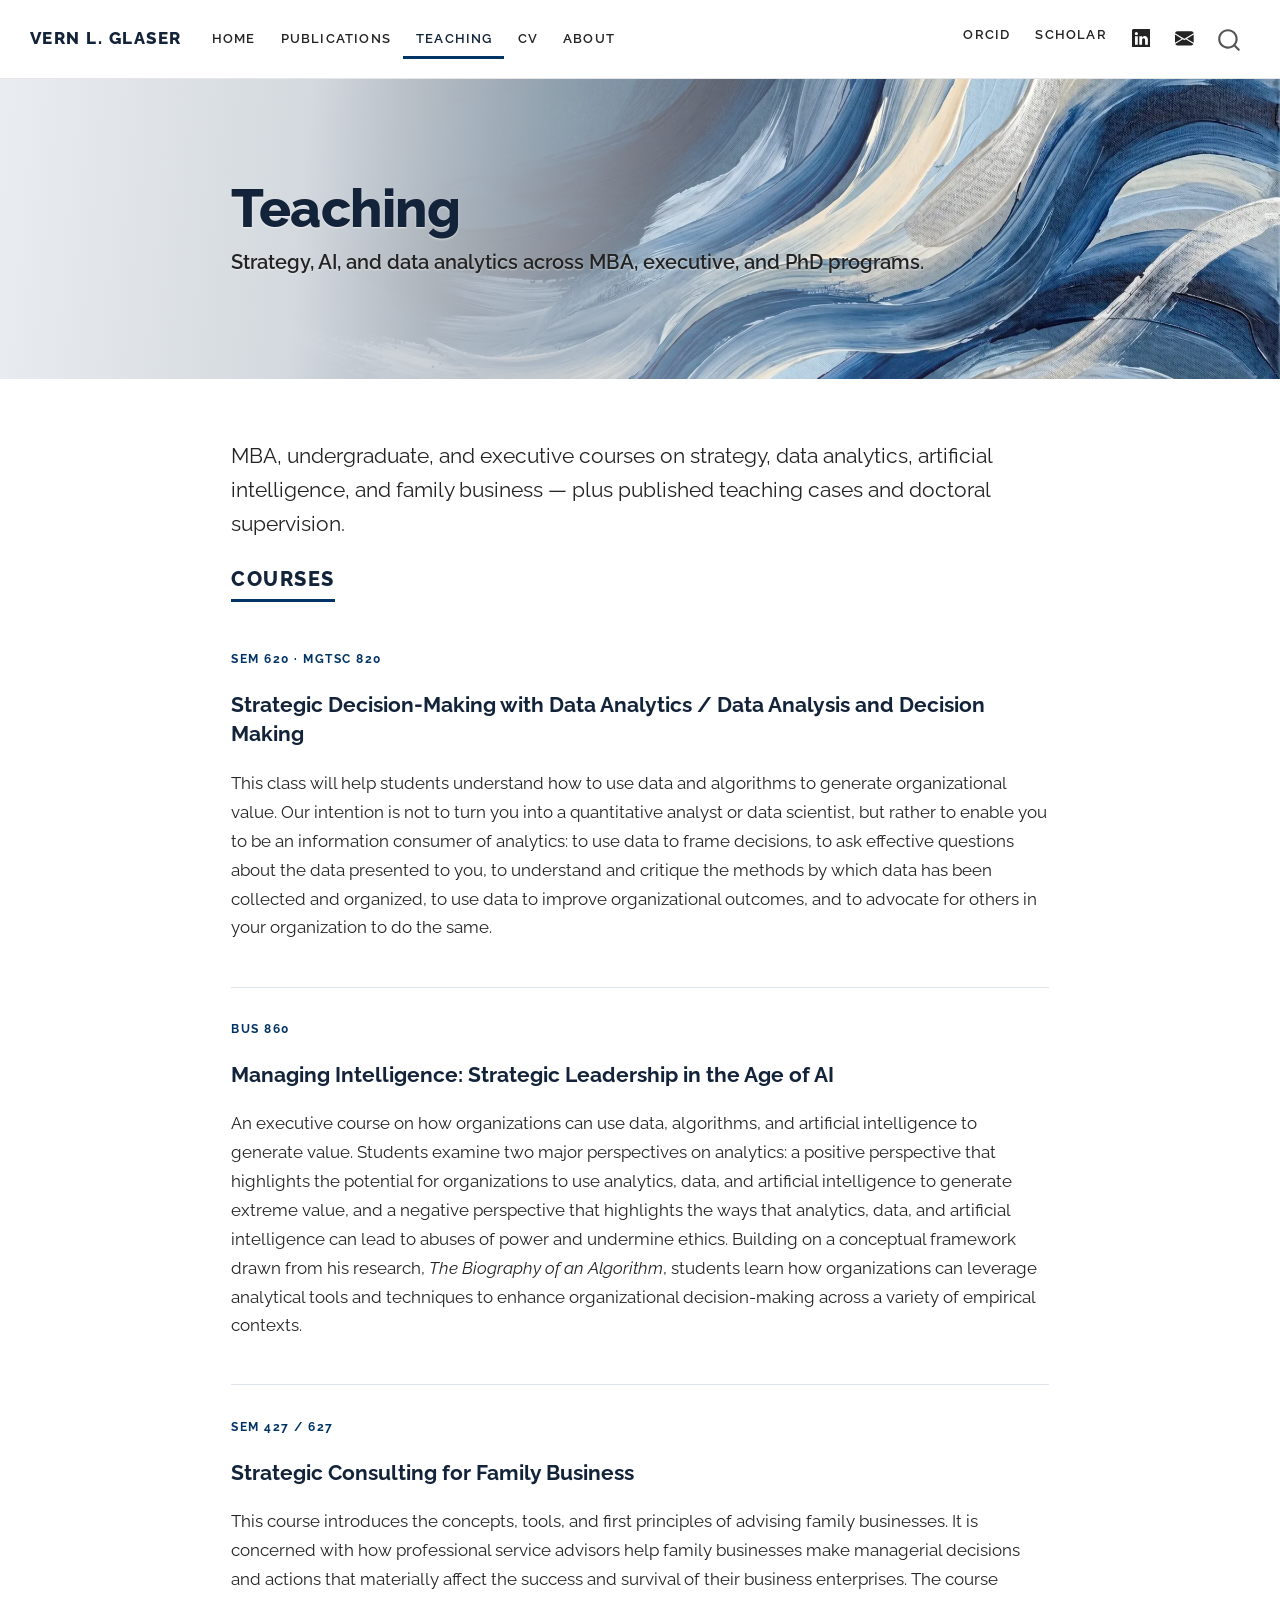
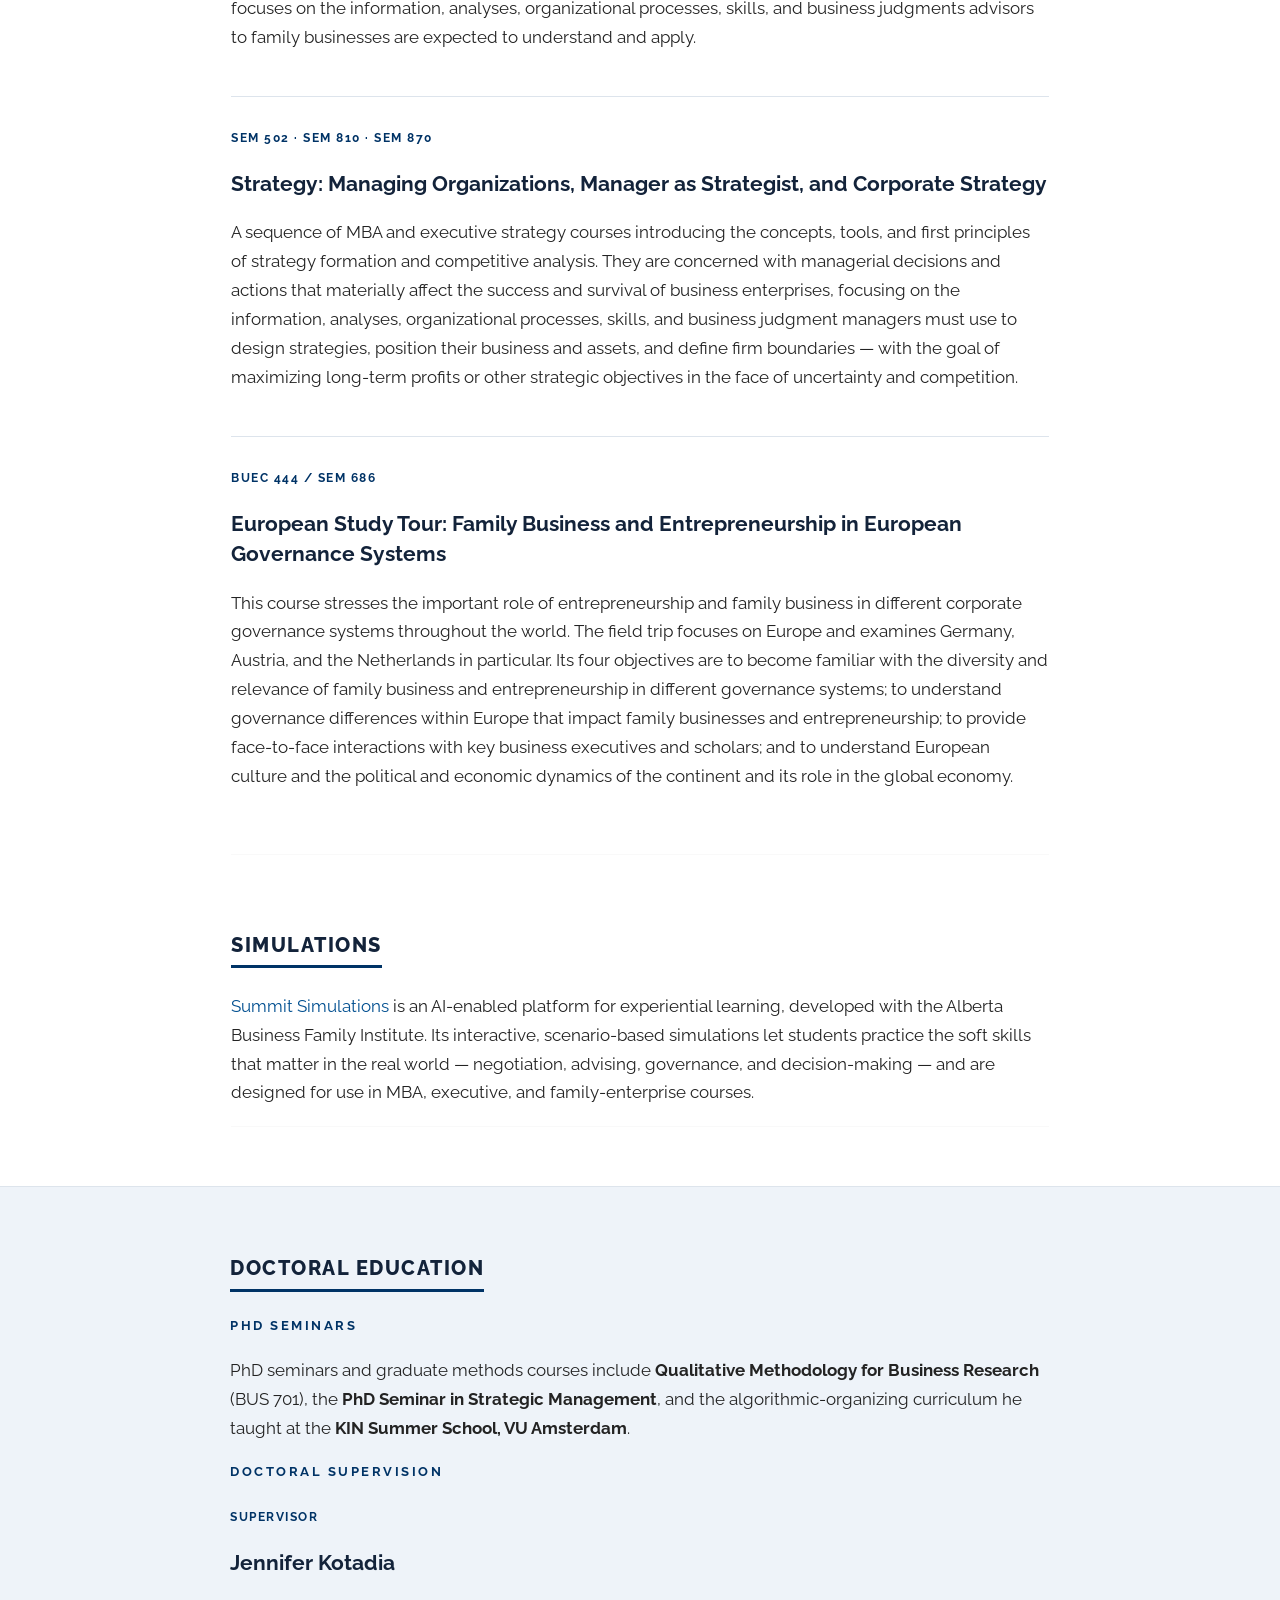
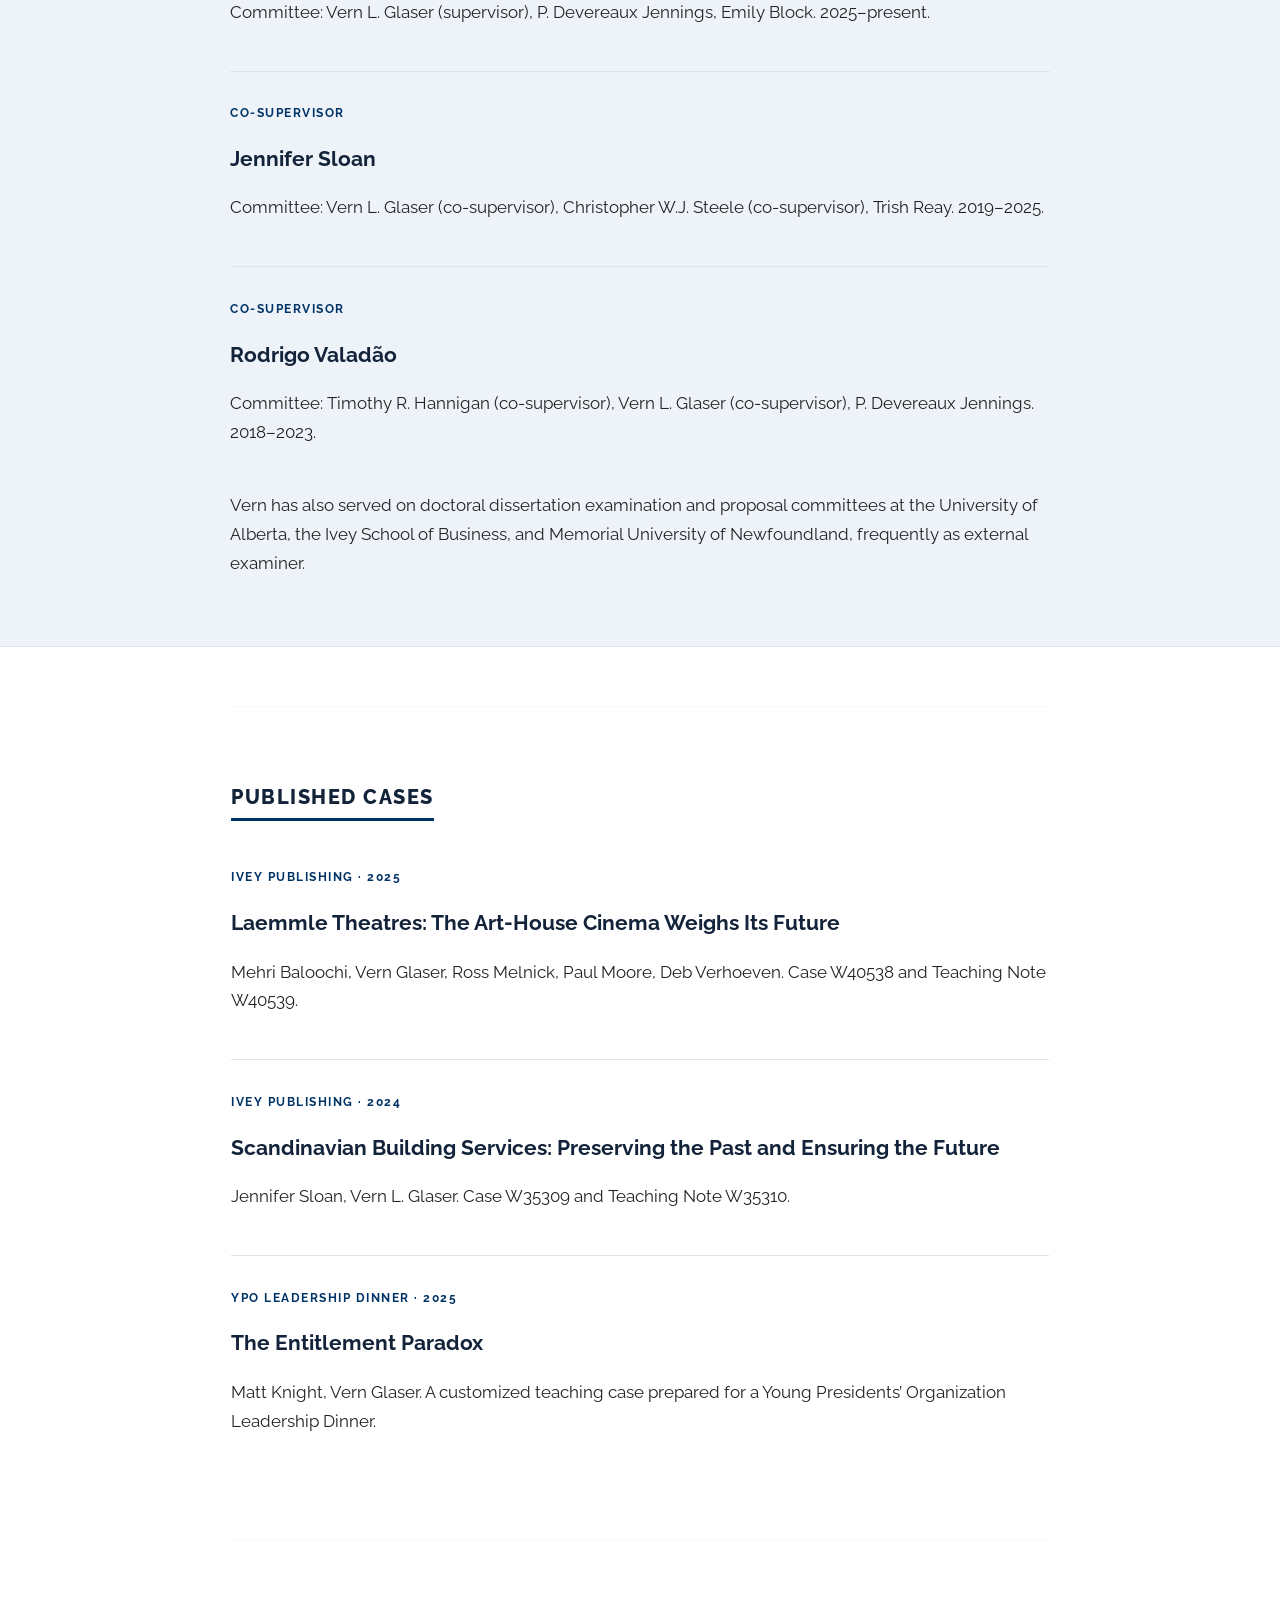
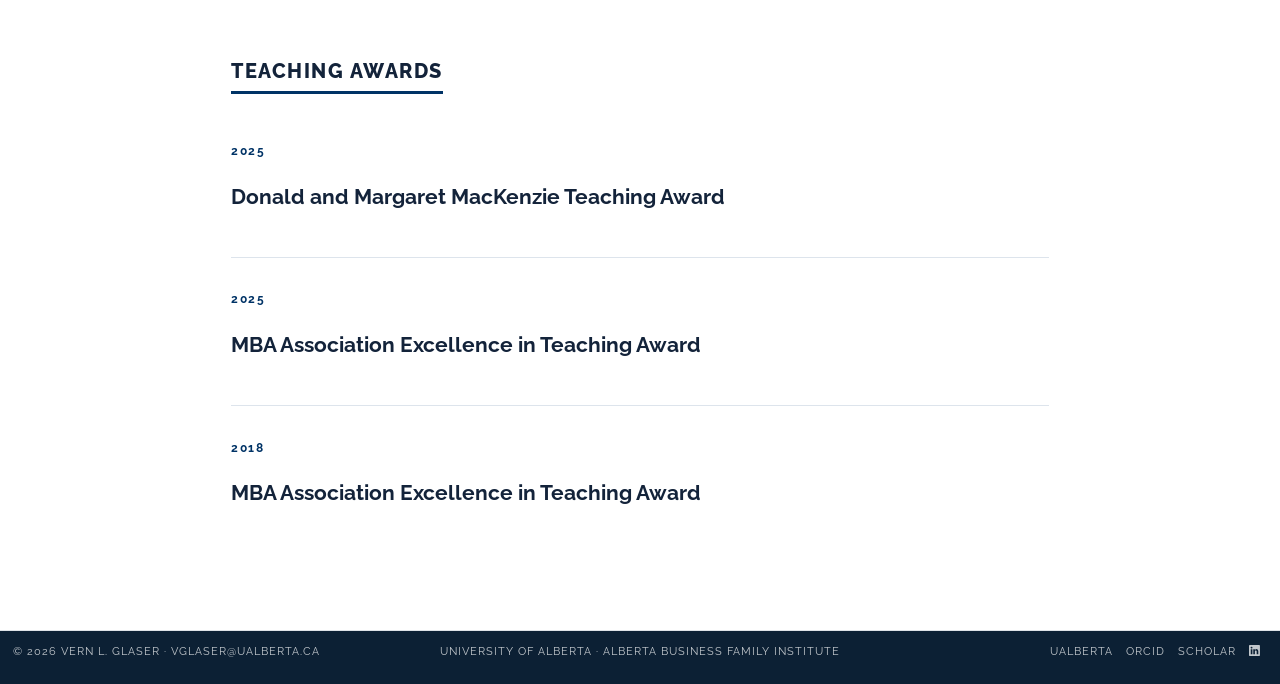
<file: teaching.html>
<!DOCTYPE html>
<html xmlns="http://www.w3.org/1999/xhtml" lang="en" xml:lang="en"><head>

<meta charset="utf-8">
<meta name="generator" content="quarto-1.10.19">

<meta name="viewport" content="width=device-width, initial-scale=1.0, user-scalable=yes">

<meta name="description" content="Courses Vern L. Glaser teaches at the University of Alberta — strategy, data analytics, AI, and family business — alongside published cases and doctoral supervision.">

<title>Teaching – Vern L. Glaser</title>
<style>
/* Default styles provided by pandoc.
** See https://pandoc.org/MANUAL.html#variables-for-html for config info.
*/
span.smallcaps{font-variant: small-caps;}
div.columns{display: flex; gap: 1.5em;}
div.column{flex: auto;}
@media screen {
div.columns{gap: min(4vw, 1.5em);}
div.column{overflow-x: auto;}
}
div.hanging-indent{margin-left: 1.5em; text-indent: -1.5em;}
ul.task-list{list-style: none;}
ul.task-list li input[type="checkbox"] {
  width: 0.8em;
  margin: 0 0.8em 0.2em -1em; /* quarto-specific, see https://github.com/quarto-dev/quarto-cli/issues/4556 */ 
  vertical-align: middle;
}
</style>


<script src="site_libs/quarto-nav/quarto-nav.js"></script>
<script src="site_libs/clipboard/clipboard.min.js"></script>
<script src="site_libs/quarto-search/autocomplete.umd.js"></script>
<script src="site_libs/quarto-search/fuse.min.js"></script>
<script src="site_libs/quarto-search/quarto-search.js"></script>
<meta name="quarto:offset" content="./">
<script src="site_libs/quarto-html/quarto.js" type="module"></script>
<script src="site_libs/quarto-html/tabsets/tabsets.js" type="module"></script>
<script src="site_libs/quarto-html/popper.min.js"></script>
<script src="site_libs/quarto-html/tippy.umd.min.js"></script>
<link href="site_libs/quarto-html/tippy.css" rel="stylesheet">
<link href="site_libs/quarto-html/quarto-syntax-highlighting-bf27225e3a48a9273f3daa8f8e829971.css" rel="stylesheet" id="quarto-text-highlighting-styles">
<script src="site_libs/bootstrap/bootstrap.min.js"></script>
<link href="site_libs/bootstrap/bootstrap-icons.css" rel="stylesheet">
<link href="site_libs/bootstrap/bootstrap-3c152d3c9f64de1745188e40a682d784.min.css" rel="stylesheet" append-hash="true" id="quarto-bootstrap" data-mode="light">
<script id="quarto-search-options" type="application/json">{
  "location": "navbar",
  "copy-button": false,
  "collapse-after": 3,
  "panel-placement": "end",
  "type": "overlay",
  "limit": 50,
  "keyboard-shortcut": [
    "f",
    "/",
    "s"
  ],
  "show-item-context": false,
  "language": {
    "search-no-results-text": "No results",
    "search-matching-documents-text": "matching documents",
    "search-copy-link-title": "Copy link to search",
    "search-hide-matches-text": "Hide additional matches",
    "search-more-match-text": "more match in this document",
    "search-more-matches-text": "more matches in this document",
    "search-clear-button-title": "Clear",
    "search-text-placeholder": "",
    "search-detached-cancel-button-title": "Cancel",
    "search-submit-button-title": "Submit",
    "search-label": "Search"
  }
}</script>
<style>html{ scroll-behavior: smooth; }</style>
<!-- schema.org/Person JSON-LD — makes AI search engines (ChatGPT, Perplexity,
     Google AI Overviews) cite Vern by name. Edit here; this is the canonical source. -->
<script type="application/ld+json">
{
  "@context": "https://schema.org",
  "@type": "Person",
  "name": "Vern L. Glaser",
  "givenName": "Vern",
  "familyName": "Glaser",
  "jobTitle": "Professor of Entrepreneurship and Family Enterprise",
  "url": "https://vernglaser.com",
  "image": "https://vernglaser.com/assets/vern-glaser.jpg",
  "email": "mailto:vglaser@ualberta.ca",
  "worksFor": {
    "@type": "CollegeOrUniversity",
    "name": "University of Alberta",
    "department": "Alberta School of Business",
    "url": "https://www.ualberta.ca"
  },
  "affiliation": {
    "@type": "Organization",
    "name": "Alberta Business Family Institute",
    "url": "https://www.ualberta.ca/business/about/centres-and-institutes/alberta-business-family-institute"
  },
  "knowsAbout": [
    "Algorithmic organizing",
    "Artificial intelligence and organizations",
    "Cultural entrepreneurship",
    "Family enterprise",
    "Organizational routines",
    "Qualitative and computational text analysis"
  ],
  "alumniOf": [
    { "@type": "CollegeOrUniversity", "name": "University of Southern California" },
    { "@type": "CollegeOrUniversity", "name": "Duke University" },
    { "@type": "CollegeOrUniversity", "name": "University of California, Los Angeles" }
  ],
  "sameAs": [
    "https://apps.ualberta.ca/directory/person/vglaser",
    "https://orcid.org/0000-0002-3471-9086",
    "https://scholar.google.com/citations?user=R0dT55QAAAAJ",
    "https://www.linkedin.com/in/vern-glaser-6535601/"
  ]
}
</script>

<!-- Favicons: all declared here (not via _quarto.yml) so we control order + a ?v= cache-buster. SVG for modern browsers, PNG for Safari, apple-touch for iOS. Bump ?v= when the mark changes. -->
<link rel="icon" type="image/svg+xml" href="assets/favicon.svg?v=2">
<link rel="icon" type="image/png" sizes="32x32" href="assets/favicon-32.png?v=2">
<link rel="apple-touch-icon" sizes="180x180" href="assets/apple-touch-icon.png?v=2">

<!-- Google Scholar citation hint (page-level meta is added per-page by Quarto OG/Twitter cards) -->
<meta name="author" content="Vern L. Glaser">


<link rel="stylesheet" href="styles.css">
<meta property="og:title" content="Teaching – Vern L. Glaser">
<meta property="og:description" content="Courses Vern L. Glaser teaches at the University of Alberta — strategy, data analytics, AI, and family business — alongside published cases and doctoral supervision.">
<meta property="og:image" content="https://vernglaser.com/assets/share-card.jpg">
<meta property="og:site_name" content="Vern L. Glaser">
<meta property="og:image:alt" content="Vern L. Glaser: How are AI and algorithms reshaping organizational routines and strategy?">
<meta name="twitter:title" content="Teaching – Vern L. Glaser">
<meta name="twitter:description" content="Courses Vern L. Glaser teaches at the University of Alberta — strategy, data analytics, AI, and family business — alongside published cases and doctoral supervision.">
<meta name="twitter:image" content="https://vernglaser.com/assets/share-card.jpg">
<meta name="twitter:card" content="summary_large_image">
<meta name="twitter:image:alt" content="Vern L. Glaser: How are AI and algorithms reshaping organizational routines and strategy?">
<link rel="canonical" href="https://vernglaser.com/teaching.html">
</head>

<body class="nav-fixed quarto-light">
<a class="skip-link" href="#quarto-document-content">Skip to main content</a>

<div id="quarto-search-results"></div>
  <header id="quarto-header" class="headroom fixed-top">
    <nav class="navbar navbar-expand-lg " data-bs-theme="dark">
      <div class="navbar-container container-fluid">
      <div class="navbar-brand-container mx-auto">
    <a class="navbar-brand" href="./index.html">
    <span class="navbar-title">Vern L. Glaser</span>
    </a>
  </div>
            <div id="quarto-search" class="" title="Search"></div>
          <button class="navbar-toggler" type="button" data-bs-toggle="collapse" data-bs-target="#navbarCollapse" aria-controls="navbarCollapse" role="menu" aria-expanded="false" aria-label="Toggle navigation" onclick="if (window.quartoToggleHeadroom) { window.quartoToggleHeadroom(); }">
  <span class="navbar-toggler-icon"></span>
</button>
          <div class="collapse navbar-collapse" id="navbarCollapse">
            <ul class="navbar-nav navbar-nav-scroll me-auto">
  <li class="nav-item">
    <a class="nav-link" href="./index.html"> 
<span class="menu-text">Home</span></a>
  </li>  
  <li class="nav-item">
    <a class="nav-link" href="./publications.html"> 
<span class="menu-text">Publications</span></a>
  </li>  
  <li class="nav-item">
    <a class="nav-link active" href="./teaching.html" aria-current="page"> 
<span class="menu-text">Teaching</span></a>
  </li>  
  <li class="nav-item">
    <a class="nav-link" href="./cv.html"> 
<span class="menu-text">CV</span></a>
  </li>  
  <li class="nav-item">
    <a class="nav-link" href="./about.html"> 
<span class="menu-text">About</span></a>
  </li>  
</ul>
            <ul class="navbar-nav navbar-nav-scroll ms-auto">
  <li class="nav-item">
    <a class="nav-link" href="https://orcid.org/0000-0002-3471-9086"> 
<span class="menu-text">ORCID</span></a>
  </li>  
  <li class="nav-item">
    <a class="nav-link" href="https://scholar.google.com/citations?user=R0dT55QAAAAJ"> 
<span class="menu-text">Scholar</span></a>
  </li>  
  <li class="nav-item compact">
    <a class="nav-link" href="https://www.linkedin.com/in/vern-glaser-6535601/"> <svg class="bi-svg" viewBox="0 0 300 300" width="1em" height="1em" fill="currentColor" role="img" aria-label="LinkedIn"><path d="M0 21Q0 13 6.5 6.5Q13 0 22 0H278Q287 0 293.5 6.5Q300 13 300 21V279Q300 287 293.5 293.5Q287 300 278 300H22Q13 300 6.5 293.5Q0 287 0 279ZM93 251V116H48V251ZM70 97Q82 97 89.0 90.5Q96 84 95.5 74.0Q95 64 88.5 57.0Q82 50 70.5 50.0Q59 50 52.0 57.0Q45 64 45.0 74.0Q45 84 52.0 90.5Q59 97 70 97ZM162 251V175Q162 168 164 164Q166 158 172.0 153.0Q178 148 187 148Q199 148 204.5 156.0Q210 164 210 179V251H255V173Q255 143 240.5 127.5Q226 112 203 112Q187 112 176 120Q168 125 162 135V116H117Q118 124 117 188V251Z"/></svg> 
<span class="menu-text"></span></a>
  </li>  
  <li class="nav-item compact">
    <a class="nav-link" href="mailto:vglaser@ualberta.ca"> <svg class="bi-svg" viewBox="0 0 300 300" width="1em" height="1em" fill="currentColor" role="img" aria-label="Email"><path d="M1 67Q4 54 14.0 45.5Q24 37 37 37H263Q276 37 286.0 45.5Q296 54 299 67L150 158ZM0 88V221L109 155ZM127 166 4 241Q8 251 17.5 257.0Q27 263 37 263H263Q273 263 282.5 257.0Q292 251 296 241L173 166L150 180ZM191 155 300 221V88Z"/></svg> 
<span class="menu-text"></span></a>
  </li>  
</ul>
          </div> <!-- /navcollapse -->
            <div class="quarto-navbar-tools">
</div>
      </div> <!-- /container-fluid -->
    </nav>
</header>
<!-- content -->
<div id="quarto-content" class="quarto-container page-columns page-rows-contents page-layout-full page-navbar">
<!-- sidebar -->
<!-- margin-sidebar -->
    
<!-- main -->
<main class="content column-page" id="quarto-document-content"><header class="page-banner" style="background-image:url('assets/banner-teaching.webp')">
  <h1>Teaching</h1>
  <p class="page-banner__sub">Strategy, AI, and data analytics across MBA, executive, and PhD programs.</p>
</header>
<div class="lead">
<p>MBA, undergraduate, and executive courses on strategy, data analytics, artificial intelligence, and family business — plus published teaching cases and doctoral supervision.</p>
</div>
<section id="courses" class="level2">
<h2 data-anchor-id="courses">COURSES</h2>
<div class="replist">
<div class="repitem">
<p><span class="repitem__venue">SEM 620 · MGTSC 820</span></p>
<p><span class="repitem__title">Strategic Decision-Making with Data Analytics / Data Analysis and Decision Making</span></p>
<p><span class="repitem__why">This class will help students understand how to use data and algorithms to generate organizational value. Our intention is not to turn you into a quantitative analyst or data scientist, but rather to enable you to be an information consumer of analytics: to use data to frame decisions, to ask effective questions about the data presented to you, to understand and critique the methods by which data has been collected and organized, to use data to improve organizational outcomes, and to advocate for others in your organization to do the same.</span></p>
</div>
<div class="repitem">
<p><span class="repitem__venue">BUS 860</span></p>
<p><span class="repitem__title">Managing Intelligence: Strategic Leadership in the Age of AI</span></p>
<p><span class="repitem__why">An executive course on how organizations can use data, algorithms, and artificial intelligence to generate value. Students examine two major perspectives on analytics: a positive perspective that highlights the potential for organizations to use analytics, data, and artificial intelligence to generate extreme value, and a negative perspective that highlights the ways that analytics, data, and artificial intelligence can lead to abuses of power and undermine ethics. Building on a conceptual framework drawn from his research, <em>The Biography of an Algorithm</em>, students learn how organizations can leverage analytical tools and techniques to enhance organizational decision-making across a variety of empirical contexts.</span></p>
</div>
<div class="repitem">
<p><span class="repitem__venue">SEM 427 / 627</span></p>
<p><span class="repitem__title">Strategic Consulting for Family Business</span></p>
<p><span class="repitem__why">This course introduces the concepts, tools, and first principles of advising family businesses. It is concerned with how professional service advisors help family businesses make managerial decisions and actions that materially affect the success and survival of their business enterprises. The course focuses on the information, analyses, organizational processes, skills, and business judgments advisors to family businesses are expected to understand and apply.</span></p>
</div>
<div class="repitem">
<p><span class="repitem__venue">SEM 502 · SEM 810 · SEM 870</span></p>
<p><span class="repitem__title">Strategy: Managing Organizations, Manager as Strategist, and Corporate Strategy</span></p>
<p><span class="repitem__why">A sequence of MBA and executive strategy courses introducing the concepts, tools, and first principles of strategy formation and competitive analysis. They are concerned with managerial decisions and actions that materially affect the success and survival of business enterprises, focusing on the information, analyses, organizational processes, skills, and business judgment managers must use to design strategies, position their business and assets, and define firm boundaries — with the goal of maximizing long-term profits or other strategic objectives in the face of uncertainty and competition.</span></p>
</div>
<div class="repitem">
<p><span class="repitem__venue">BUEC 444 / SEM 686</span></p>
<p><span class="repitem__title">European Study Tour: Family Business and Entrepreneurship in European Governance Systems</span></p>
<p><span class="repitem__why">This course stresses the important role of entrepreneurship and family business in different corporate governance systems throughout the world. The field trip focuses on Europe and examines Germany, Austria, and the Netherlands in particular. Its four objectives are to become familiar with the diversity and relevance of family business and entrepreneurship in different governance systems; to understand governance differences within Europe that impact family businesses and entrepreneurship; to provide face-to-face interactions with key business executives and scholars; and to understand European culture and the political and economic dynamics of the continent and its role in the global economy.</span></p>
</div>
</div>
<hr class="rule-mark">
</section>
<section id="simulations" class="level2">
<h2 data-anchor-id="simulations">SIMULATIONS</h2>
<p><strong><a href="https://www.summitsim.com">Summit Simulations</a></strong> is an AI-enabled platform for experiential learning, developed with the Alberta Business Family Institute. Its interactive, scenario-based simulations let students practice the soft skills that matter in the real world — negotiation, advising, governance, and decision-making — and are designed for use in MBA, executive, and family-enterprise courses.</p>
<hr class="rule-mark">
</section>
<section id="doctoral-education" class="level2 band--wash">
<h2 data-anchor-id="doctoral-education">DOCTORAL EDUCATION</h2>
<div class="eyebrow">
<p>PhD seminars</p>
</div>
<p>PhD seminars and graduate methods courses include <strong>Qualitative Methodology for Business Research</strong> (BUS 701), the <strong>PhD Seminar in Strategic Management</strong>, and the algorithmic-organizing curriculum he taught at the <strong>KIN Summer School, VU Amsterdam</strong>.</p>
<div class="eyebrow">
<p>Doctoral supervision</p>
</div>
<div class="replist">
<div class="repitem">
<p><span class="repitem__venue">Supervisor</span></p>
<p><span class="repitem__title">Jennifer Kotadia</span></p>
<p><span class="repitem__why">Committee: Vern L. Glaser (supervisor), P. Devereaux Jennings, Emily Block. 2025–present.</span></p>
</div>
<div class="repitem">
<p><span class="repitem__venue">Co-Supervisor</span></p>
<p><span class="repitem__title">Jennifer Sloan</span></p>
<p><span class="repitem__why">Committee: Vern L. Glaser (co-supervisor), Christopher W.J. Steele (co-supervisor), Trish Reay. 2019–2025.</span></p>
</div>
<div class="repitem">
<p><span class="repitem__venue">Co-Supervisor</span></p>
<p><span class="repitem__title">Rodrigo Valadão</span></p>
<p><span class="repitem__why">Committee: Timothy R. Hannigan (co-supervisor), Vern L. Glaser (co-supervisor), P. Devereaux Jennings. 2018–2023.</span></p>
</div>
</div>
<p>Vern has also served on doctoral dissertation examination and proposal committees at the University of Alberta, the Ivey School of Business, and Memorial University of Newfoundland, frequently as external examiner.</p>
</section>
<hr class="rule-mark">
<section id="published-cases" class="level2">
<h2 data-anchor-id="published-cases">PUBLISHED CASES</h2>
<div class="replist">
<div class="repitem">
<p><span class="repitem__venue">Ivey Publishing · 2025</span></p>
<p><span class="repitem__title">Laemmle Theatres: The Art-House Cinema Weighs Its Future</span></p>
<p><span class="repitem__why">Mehri Baloochi, Vern Glaser, Ross Melnick, Paul Moore, Deb Verhoeven. Case W40538 and Teaching Note W40539.</span></p>
</div>
<div class="repitem">
<p><span class="repitem__venue">Ivey Publishing · 2024</span></p>
<p><span class="repitem__title">Scandinavian Building Services: Preserving the Past and Ensuring the Future</span></p>
<p><span class="repitem__why">Jennifer Sloan, Vern L. Glaser. Case W35309 and Teaching Note W35310.</span></p>
</div>
<div class="repitem">
<p><span class="repitem__venue">YPO Leadership Dinner · 2025</span></p>
<p><span class="repitem__title">The Entitlement Paradox</span></p>
<p><span class="repitem__why">Matt Knight, Vern Glaser. A customized teaching case prepared for a Young Presidents’ Organization Leadership Dinner.</span></p>
</div>
</div>
<hr class="rule">
</section>
<section id="teaching-awards" class="level2">
<h2 data-anchor-id="teaching-awards">TEACHING AWARDS</h2>
<div class="replist">
<div class="repitem">
<p><span class="repitem__venue">2025</span></p>
<p><span class="repitem__title">Donald and Margaret MacKenzie Teaching Award</span></p>
</div>
<div class="repitem">
<p><span class="repitem__venue">2025</span></p>
<p><span class="repitem__title">MBA Association Excellence in Teaching Award</span></p>
</div>
<div class="repitem">
<p><span class="repitem__venue">2018</span></p>
<p><span class="repitem__title">MBA Association Excellence in Teaching Award</span></p>
</div>
</div>


</section>

</main> <!-- /main -->
<script id="quarto-html-after-body" type="application/javascript">
  window.document.addEventListener("DOMContentLoaded", function (event) {
    const isCodeAnnotation = (el) => {
      for (const clz of el.classList) {
        if (clz.startsWith('code-annotation-')) {                     
          return true;
        }
      }
      return false;
    }
    const onCopySuccess = function(e) {
      // button target
      const button = e.trigger;
      // don't keep focus
      button.blur();
      // flash "checked"
      button.classList.add('code-copy-button-checked');
      var currentTitle = button.getAttribute("title");
      button.setAttribute("title", "Copied!");
      let tooltip;
      if (window.bootstrap) {
        button.setAttribute("data-bs-toggle", "tooltip");
        button.setAttribute("data-bs-placement", "left");
        button.setAttribute("data-bs-title", "Copied!");
        tooltip = new bootstrap.Tooltip(button, 
          { trigger: "manual", 
            customClass: "code-copy-button-tooltip",
            offset: [0, -8]});
        tooltip.show();    
      }
      setTimeout(function() {
        if (tooltip) {
          tooltip.hide();
          button.removeAttribute("data-bs-title");
          button.removeAttribute("data-bs-toggle");
          button.removeAttribute("data-bs-placement");
        }
        button.setAttribute("title", currentTitle);
        button.classList.remove('code-copy-button-checked');
      }, 1000);
      // clear code selection
      e.clearSelection();
    }
    const getTextToCopy = function(trigger) {
      const outerScaffold = trigger.parentElement.cloneNode(true);
      const codeEl = outerScaffold.querySelector('code');
      for (const childEl of codeEl.children) {
        if (isCodeAnnotation(childEl)) {
          childEl.remove();
        }
      }
      return codeEl.innerText;
    }
    const clipboard = new window.ClipboardJS('.code-copy-button:not([data-in-quarto-modal])', {
      text: getTextToCopy
    });
    clipboard.on('success', onCopySuccess);
    if (window.document.getElementById('quarto-embedded-source-code-modal')) {
      const clipboardModal = new window.ClipboardJS('.code-copy-button[data-in-quarto-modal]', {
        text: getTextToCopy,
        container: window.document.getElementById('quarto-embedded-source-code-modal')
      });
      clipboardModal.on('success', onCopySuccess);
    }
      var localhostRegex = new RegExp(/^(?:http|https):\/\/localhost\:?[0-9]*\//);
      var mailtoRegex = new RegExp(/^mailto:/);
        var filterRegex = new RegExp("https:\/\/vernglaser\.com");
      var isInternal = (href) => {
          return filterRegex.test(href) || localhostRegex.test(href) || mailtoRegex.test(href);
      }
      // Inspect non-navigation links and adorn them if external
     var links = window.document.querySelectorAll('a[href]:not(.nav-link):not(.navbar-brand):not(.toc-action):not(.sidebar-link):not(.sidebar-item-toggle):not(.pagination-link):not(.no-external):not([aria-hidden]):not(.dropdown-item):not(.quarto-navigation-tool):not(.about-link)');
      for (var i=0; i<links.length; i++) {
        const link = links[i];
        if (!isInternal(link.href)) {
          // undo the damage that might have been done by quarto-nav.js in the case of
          // links that we want to consider external
          if (link.dataset.originalHref !== undefined) {
            link.href = link.dataset.originalHref;
          }
            // target, if specified
            link.setAttribute("target", "_blank");
            if (link.getAttribute("rel") === null) {
              link.setAttribute("rel", "noopener");
            }
        }
      }
    function tippyHover(el, contentFn, onTriggerFn, onUntriggerFn) {
      const config = {
        allowHTML: true,
        maxWidth: 500,
        delay: 100,
        arrow: false,
        appendTo: function(el) {
            return el.parentElement;
        },
        interactive: true,
        interactiveBorder: 10,
        theme: 'quarto',
        placement: 'bottom-start',
      };
      if (contentFn) {
        config.content = contentFn;
      }
      if (onTriggerFn) {
        config.onTrigger = onTriggerFn;
      }
      if (onUntriggerFn) {
        config.onUntrigger = onUntriggerFn;
      }
      window.tippy(el, config); 
    }
    const noterefs = window.document.querySelectorAll('a[role="doc-noteref"]');
    for (var i=0; i<noterefs.length; i++) {
      const ref = noterefs[i];
      tippyHover(ref, function() {
        // use id or data attribute instead here
        let href = ref.getAttribute('data-footnote-href') || ref.getAttribute('href');
        try { href = new URL(href).hash; } catch {}
        const id = href.replace(/^#\/?/, "");
        const note = window.document.getElementById(id);
        if (note) {
          return note.innerHTML;
        } else {
          return "";
        }
      });
    }
    const xrefs = window.document.querySelectorAll('a.quarto-xref');
    const processXRef = (id, note) => {
      // Strip column container classes
      const stripColumnClz = (el) => {
        el.classList.remove("page-full", "page-columns");
        if (el.children) {
          for (const child of el.children) {
            stripColumnClz(child);
          }
        }
      }
      stripColumnClz(note)
      if (id === null || id.startsWith('sec-')) {
        // Special case sections, only their first couple elements
        const container = document.createElement("div");
        if (note.children && note.children.length > 2) {
          container.appendChild(note.children[0].cloneNode(true));
          for (let i = 1; i < note.children.length; i++) {
            const child = note.children[i];
            if (child.tagName === "P" && child.innerText === "") {
              continue;
            } else {
              container.appendChild(child.cloneNode(true));
              break;
            }
          }
          if (window.Quarto?.typesetMath) {
            window.Quarto.typesetMath(container);
          }
          return container.innerHTML
        } else {
          if (window.Quarto?.typesetMath) {
            window.Quarto.typesetMath(note);
          }
          return note.innerHTML;
        }
      } else {
        // Remove any anchor links if they are present
        const anchorLink = note.querySelector('a.anchorjs-link');
        if (anchorLink) {
          anchorLink.remove();
        }
        if (window.Quarto?.typesetMath) {
          window.Quarto.typesetMath(note);
        }
        if (note.classList.contains("callout")) {
          return note.outerHTML;
        } else {
          return note.innerHTML;
        }
      }
    }
    for (var i=0; i<xrefs.length; i++) {
      const xref = xrefs[i];
      tippyHover(xref, undefined, function(instance) {
        instance.disable();
        let url = xref.getAttribute('href');
        let hash = undefined; 
        if (url.startsWith('#')) {
          hash = url;
        } else {
          try { hash = new URL(url).hash; } catch {}
        }
        if (hash) {
          const id = hash.replace(/^#\/?/, "");
          const note = window.document.getElementById(id);
          if (note !== null) {
            try {
              const html = processXRef(id, note.cloneNode(true));
              instance.setContent(html);
            } finally {
              instance.enable();
              instance.show();
            }
          } else {
            // See if we can fetch this
            fetch(url.split('#')[0])
            .then(res => res.text())
            .then(html => {
              const parser = new DOMParser();
              const htmlDoc = parser.parseFromString(html, "text/html");
              const note = htmlDoc.getElementById(id);
              if (note !== null) {
                const html = processXRef(id, note);
                instance.setContent(html);
              } 
            }).finally(() => {
              instance.enable();
              instance.show();
            });
          }
        } else {
          // See if we can fetch a full url (with no hash to target)
          // This is a special case and we should probably do some content thinning / targeting
          fetch(url)
          .then(res => res.text())
          .then(html => {
            const parser = new DOMParser();
            const htmlDoc = parser.parseFromString(html, "text/html");
            const note = htmlDoc.querySelector('main.content');
            if (note !== null) {
              // This should only happen for chapter cross references
              // (since there is no id in the URL)
              // remove the first header
              if (note.children.length > 0 && note.children[0].tagName === "HEADER") {
                note.children[0].remove();
              }
              const html = processXRef(null, note);
              instance.setContent(html);
            } 
          }).finally(() => {
            instance.enable();
            instance.show();
          });
        }
      }, function(instance) {
      });
    }
        let selectedAnnoteEl;
        const selectorForAnnotation = ( cell, annotation) => {
          let cellAttr = 'data-code-cell="' + cell + '"';
          let lineAttr = 'data-code-annotation="' +  annotation + '"';
          const selector = 'span[' + cellAttr + '][' + lineAttr + ']';
          return selector;
        }
        const selectCodeLines = (annoteEl) => {
          const doc = window.document;
          const targetCell = annoteEl.getAttribute("data-target-cell");
          const targetAnnotation = annoteEl.getAttribute("data-target-annotation");
          const annoteSpan = window.document.querySelector(selectorForAnnotation(targetCell, targetAnnotation));
          const lines = annoteSpan.getAttribute("data-code-lines").split(",");
          const lineIds = lines.map((line) => {
            return targetCell + "-" + line;
          })
          let top = null;
          let height = null;
          let parent = null;
          if (lineIds.length > 0) {
              //compute the position of the single el (top and bottom and make a div)
              const el = window.document.getElementById(lineIds[0]);
              top = el.offsetTop;
              height = el.offsetHeight;
              parent = el.parentElement.parentElement;
            if (lineIds.length > 1) {
              const lastEl = window.document.getElementById(lineIds[lineIds.length - 1]);
              const bottom = lastEl.offsetTop + lastEl.offsetHeight;
              height = bottom - top;
            }
            if (top !== null && height !== null && parent !== null) {
              // cook up a div (if necessary) and position it 
              let div = window.document.getElementById("code-annotation-line-highlight");
              if (div === null) {
                div = window.document.createElement("div");
                div.setAttribute("id", "code-annotation-line-highlight");
                div.style.position = 'absolute';
                parent.appendChild(div);
              }
              div.style.top = top - 2 + "px";
              div.style.height = height + 4 + "px";
              div.style.left = 0;
              let gutterDiv = window.document.getElementById("code-annotation-line-highlight-gutter");
              if (gutterDiv === null) {
                gutterDiv = window.document.createElement("div");
                gutterDiv.setAttribute("id", "code-annotation-line-highlight-gutter");
                gutterDiv.style.position = 'absolute';
                const codeCell = window.document.getElementById(targetCell);
                const gutter = codeCell.querySelector('.code-annotation-gutter');
                gutter.appendChild(gutterDiv);
              }
              gutterDiv.style.top = top - 2 + "px";
              gutterDiv.style.height = height + 4 + "px";
            }
            selectedAnnoteEl = annoteEl;
          }
        };
        const unselectCodeLines = () => {
          const elementsIds = ["code-annotation-line-highlight", "code-annotation-line-highlight-gutter"];
          elementsIds.forEach((elId) => {
            const div = window.document.getElementById(elId);
            if (div) {
              div.remove();
            }
          });
          selectedAnnoteEl = undefined;
        };
          // Handle positioning of the toggle
      window.addEventListener(
        "resize",
        throttle(() => {
          elRect = undefined;
          if (selectedAnnoteEl) {
            selectCodeLines(selectedAnnoteEl);
          }
        }, 10)
      );
      function throttle(fn, ms) {
      let throttle = false;
      let timer;
        return (...args) => {
          if(!throttle) { // first call gets through
              fn.apply(this, args);
              throttle = true;
          } else { // all the others get throttled
              if(timer) clearTimeout(timer); // cancel #2
              timer = setTimeout(() => {
                fn.apply(this, args);
                timer = throttle = false;
              }, ms);
          }
        };
      }
        // Attach click handler to the DT
        const annoteDls = window.document.querySelectorAll('dt[data-target-cell]');
        for (const annoteDlNode of annoteDls) {
          annoteDlNode.addEventListener('click', (event) => {
            const clickedEl = event.target;
            if (clickedEl !== selectedAnnoteEl) {
              unselectCodeLines();
              const activeEl = window.document.querySelector('dt[data-target-cell].code-annotation-active');
              if (activeEl) {
                activeEl.classList.remove('code-annotation-active');
              }
              selectCodeLines(clickedEl);
              clickedEl.classList.add('code-annotation-active');
            } else {
              // Unselect the line
              unselectCodeLines();
              clickedEl.classList.remove('code-annotation-active');
            }
          });
        }
    const findCites = (el) => {
      const parentEl = el.parentElement;
      if (parentEl) {
        const cites = parentEl.dataset.cites;
        if (cites) {
          return {
            el,
            cites: cites.split(' ')
          };
        } else {
          return findCites(el.parentElement)
        }
      } else {
        return undefined;
      }
    };
    var bibliorefs = window.document.querySelectorAll('a[role="doc-biblioref"]');
    for (var i=0; i<bibliorefs.length; i++) {
      const ref = bibliorefs[i];
      const citeInfo = findCites(ref);
      if (citeInfo) {
        tippyHover(citeInfo.el, function() {
          var popup = window.document.createElement('div');
          citeInfo.cites.forEach(function(cite) {
            var citeDiv = window.document.createElement('div');
            citeDiv.classList.add('hanging-indent');
            citeDiv.classList.add('csl-entry');
            var biblioDiv = window.document.getElementById('ref-' + cite);
            if (biblioDiv) {
              citeDiv.innerHTML = biblioDiv.innerHTML;
            }
            popup.appendChild(citeDiv);
          });
          return popup.innerHTML;
        });
      }
    }
  });
  </script>
</div> <!-- /content -->
<footer class="footer">
  <div class="nav-footer">
    <div class="nav-footer-left">
<p>© 2026 Vern L. Glaser · vglaser@ualberta.ca</p>
</div>   
    <div class="nav-footer-center">
<p>University of Alberta · Alberta Business Family Institute</p>
</div>
    <div class="nav-footer-right">
      <ul class="footer-items list-unstyled">
    <li class="nav-item">
    <a class="nav-link" href="https://apps.ualberta.ca/directory/person/vglaser">
<p>UAlberta</p>
</a>
  </li>  
    <li class="nav-item">
    <a class="nav-link" href="https://orcid.org/0000-0002-3471-9086">
<p>ORCID</p>
</a>
  </li>  
    <li class="nav-item">
    <a class="nav-link" href="https://scholar.google.com/citations?user=R0dT55QAAAAJ">
<p>Scholar</p>
</a>
  </li>  
    <li class="nav-item compact">
    <a class="nav-link" href="https://www.linkedin.com/in/vern-glaser-6535601/">
      <svg class="bi-svg" viewBox="0 0 300 300" width="1em" height="1em" fill="currentColor" role="img" aria-label="LinkedIn"><path d="M0 21Q0 13 6.5 6.5Q13 0 22 0H278Q287 0 293.5 6.5Q300 13 300 21V279Q300 287 293.5 293.5Q287 300 278 300H22Q13 300 6.5 293.5Q0 287 0 279ZM93 251V116H48V251ZM70 97Q82 97 89.0 90.5Q96 84 95.5 74.0Q95 64 88.5 57.0Q82 50 70.5 50.0Q59 50 52.0 57.0Q45 64 45.0 74.0Q45 84 52.0 90.5Q59 97 70 97ZM162 251V175Q162 168 164 164Q166 158 172.0 153.0Q178 148 187 148Q199 148 204.5 156.0Q210 164 210 179V251H255V173Q255 143 240.5 127.5Q226 112 203 112Q187 112 176 120Q168 125 162 135V116H117Q118 124 117 188V251Z"/></svg> 
    </a>
  </li>  
</ul>
    </div>
  </div>
</footer>




<script src="site_libs/quarto-html/zenscroll-min.js"></script>
</body></html>
</file>
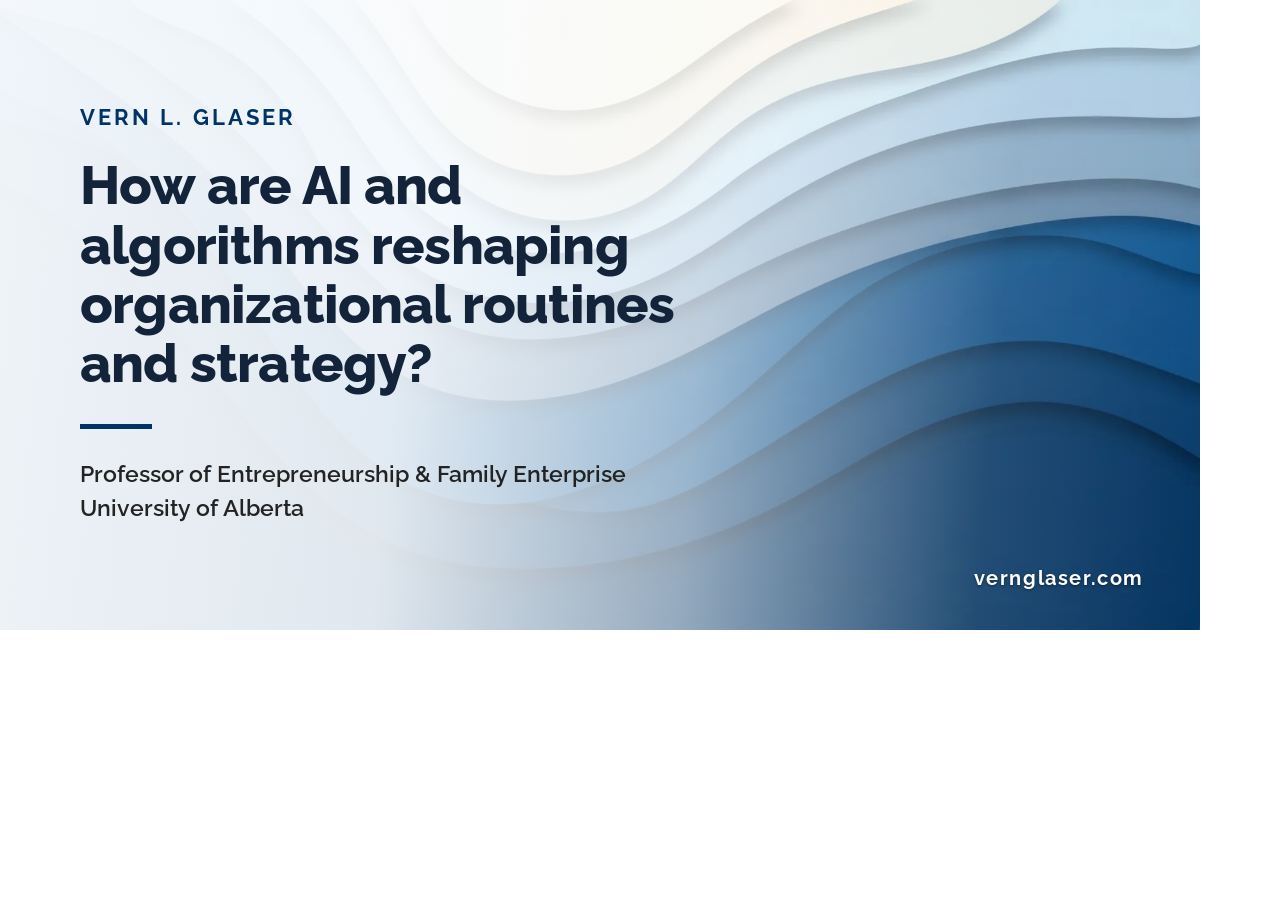
<file: _tools/share-card.html>
<!doctype html>
<!-- Source for assets/share-card.jpg (1200x630 Open Graph image). Regenerate with
     _tools/build-share-card.sh after editing. Mirrors the homepage hero. -->
<html><head><meta charset="utf-8">
<link href="https://fonts.googleapis.com/css2?family=Raleway:wght@600;700;800&display=block" rel="stylesheet">
<style>
  html,body{margin:0;width:1200px;height:630px;overflow:hidden}
  .card{position:relative;width:1200px;height:630px;background:#cdddee url('../assets/banner-home.webp') center right/cover no-repeat;font-family:Raleway,sans-serif}
  .card::after{content:'';position:absolute;inset:0;background:linear-gradient(95deg,rgba(248,251,254,.96) 0%,rgba(248,251,254,.9) 34%,rgba(248,251,254,.6) 58%,rgba(248,251,254,.12) 82%,rgba(248,251,254,0) 100%)}
  .inner{position:relative;z-index:2;display:flex;flex-direction:column;justify-content:center;height:100%;padding:0 80px;box-sizing:border-box;max-width:820px}
  .name{font-size:22px;font-weight:700;letter-spacing:.14em;text-transform:uppercase;color:#003366;margin:0 0 26px}
  h1{font-size:54px;line-height:1.1;font-weight:800;letter-spacing:-.015em;color:#13233a;margin:0 0 30px}
  hr{width:72px;height:5px;background:#003366;border:0;margin:0 0 28px}
  .title{font-size:23px;line-height:1.5;font-weight:600;color:#232323;margin:0}
  .url{position:absolute;right:56px;bottom:40px;z-index:2;font:700 20px Raleway,sans-serif;letter-spacing:.08em;color:#fff;text-shadow:0 1px 3px rgba(0,0,0,.45)}
</style></head>
<body><div class="card"><div class="inner">
  <p class="name">Vern L. Glaser</p>
  <h1>How are AI and algorithms reshaping organizational routines and strategy?</h1>
  <hr>
  <p class="title">Professor of Entrepreneurship &amp; Family Enterprise<br>University of Alberta</p>
</div><div class="url">vernglaser.com</div></div></body></html>
</file>
<file: site_libs/quarto-html/tippy.css>
.tippy-box[data-animation=fade][data-state=hidden]{opacity:0}[data-tippy-root]{max-width:calc(100vw - 10px)}.tippy-box{position:relative;background-color:#333;color:#fff;border-radius:4px;font-size:14px;line-height:1.4;white-space:normal;outline:0;transition-property:transform,visibility,opacity}.tippy-box[data-placement^=top]>.tippy-arrow{bottom:0}.tippy-box[data-placement^=top]>.tippy-arrow:before{bottom:-7px;left:0;border-width:8px 8px 0;border-top-color:initial;transform-origin:center top}.tippy-box[data-placement^=bottom]>.tippy-arrow{top:0}.tippy-box[data-placement^=bottom]>.tippy-arrow:before{top:-7px;left:0;border-width:0 8px 8px;border-bottom-color:initial;transform-origin:center bottom}.tippy-box[data-placement^=left]>.tippy-arrow{right:0}.tippy-box[data-placement^=left]>.tippy-arrow:before{border-width:8px 0 8px 8px;border-left-color:initial;right:-7px;transform-origin:center left}.tippy-box[data-placement^=right]>.tippy-arrow{left:0}.tippy-box[data-placement^=right]>.tippy-arrow:before{left:-7px;border-width:8px 8px 8px 0;border-right-color:initial;transform-origin:center right}.tippy-box[data-inertia][data-state=visible]{transition-timing-function:cubic-bezier(.54,1.5,.38,1.11)}.tippy-arrow{width:16px;height:16px;color:#333}.tippy-arrow:before{content:"";position:absolute;border-color:transparent;border-style:solid}.tippy-content{position:relative;padding:5px 9px;z-index:1}
</file>
<file: site_libs/quarto-html/quarto-syntax-highlighting-bf27225e3a48a9273f3daa8f8e829971.css>
/* quarto syntax highlight colors */
:root {
  --quarto-hl-ot-color: #003B4F;
  --quarto-hl-at-color: #657422;
  --quarto-hl-ss-color: #20794D;
  --quarto-hl-an-color: #5E5E5E;
  --quarto-hl-fu-color: #4758AB;
  --quarto-hl-st-color: #20794D;
  --quarto-hl-cf-color: #003B4F;
  --quarto-hl-op-color: #5E5E5E;
  --quarto-hl-er-color: #AD0000;
  --quarto-hl-bn-color: #AD0000;
  --quarto-hl-al-color: #AD0000;
  --quarto-hl-va-color: #111111;
  --quarto-hl-bu-color: inherit;
  --quarto-hl-ex-color: inherit;
  --quarto-hl-pp-color: #AD0000;
  --quarto-hl-in-color: #5E5E5E;
  --quarto-hl-vs-color: #20794D;
  --quarto-hl-wa-color: #5E5E5E;
  --quarto-hl-do-color: #5E5E5E;
  --quarto-hl-im-color: #00769E;
  --quarto-hl-ch-color: #20794D;
  --quarto-hl-dt-color: #AD0000;
  --quarto-hl-fl-color: #AD0000;
  --quarto-hl-co-color: #5E5E5E;
  --quarto-hl-cv-color: #5E5E5E;
  --quarto-hl-cn-color: #8f5902;
  --quarto-hl-sc-color: #5E5E5E;
  --quarto-hl-dv-color: #AD0000;
  --quarto-hl-kw-color: #003B4F;
}

/* other quarto variables */
:root {
  --quarto-font-monospace: SFMono-Regular, Menlo, Monaco, Consolas, "Liberation Mono", "Courier New", monospace;
}

/* syntax highlight based on Pandoc's rules */
pre > code.sourceCode > span {
  color: #003B4F;
}

code.sourceCode > span {
  color: #003B4F;
}

div.sourceCode,
div.sourceCode pre.sourceCode {
  color: #003B4F;
}

/* Normal */
code span {
  color: #003B4F;
}

/* Alert */
code span.al {
  color: #AD0000;
  font-style: inherit;
}

/* Annotation */
code span.an {
  color: #5E5E5E;
  font-style: inherit;
}

/* Attribute */
code span.at {
  color: #657422;
  font-style: inherit;
}

/* BaseN */
code span.bn {
  color: #AD0000;
  font-style: inherit;
}

/* BuiltIn */
code span.bu {
  font-style: inherit;
}

/* ControlFlow */
code span.cf {
  color: #003B4F;
  font-weight: bold;
  font-style: inherit;
}

/* Char */
code span.ch {
  color: #20794D;
  font-style: inherit;
}

/* Constant */
code span.cn {
  color: #8f5902;
  font-style: inherit;
}

/* Comment */
code span.co {
  color: #5E5E5E;
  font-style: inherit;
}

/* CommentVar */
code span.cv {
  color: #5E5E5E;
  font-style: italic;
}

/* Documentation */
code span.do {
  color: #5E5E5E;
  font-style: italic;
}

/* DataType */
code span.dt {
  color: #AD0000;
  font-style: inherit;
}

/* DecVal */
code span.dv {
  color: #AD0000;
  font-style: inherit;
}

/* Error */
code span.er {
  color: #AD0000;
  font-style: inherit;
}

/* Extension */
code span.ex {
  font-style: inherit;
}

/* Float */
code span.fl {
  color: #AD0000;
  font-style: inherit;
}

/* Function */
code span.fu {
  color: #4758AB;
  font-style: inherit;
}

/* Import */
code span.im {
  color: #00769E;
  font-style: inherit;
}

/* Information */
code span.in {
  color: #5E5E5E;
  font-style: inherit;
}

/* Keyword */
code span.kw {
  color: #003B4F;
  font-weight: bold;
  font-style: inherit;
}

/* Operator */
code span.op {
  color: #5E5E5E;
  font-style: inherit;
}

/* Other */
code span.ot {
  color: #003B4F;
  font-style: inherit;
}

/* Preprocessor */
code span.pp {
  color: #AD0000;
  font-style: inherit;
}

/* SpecialChar */
code span.sc {
  color: #5E5E5E;
  font-style: inherit;
}

/* SpecialString */
code span.ss {
  color: #20794D;
  font-style: inherit;
}

/* String */
code span.st {
  color: #20794D;
  font-style: inherit;
}

/* Variable */
code span.va {
  color: #111111;
  font-style: inherit;
}

/* VerbatimString */
code span.vs {
  color: #20794D;
  font-style: inherit;
}

/* Warning */
code span.wa {
  color: #5E5E5E;
  font-style: italic;
}

.prevent-inlining {
  content: "</";
}

/*# sourceMappingURL=8be38f48d34c45af72792cbd699585e7.css.map */
</file>
<file: styles.css>
/* Quick CSS overrides live here; structural brand styling is in brand.scss. */
</file>
